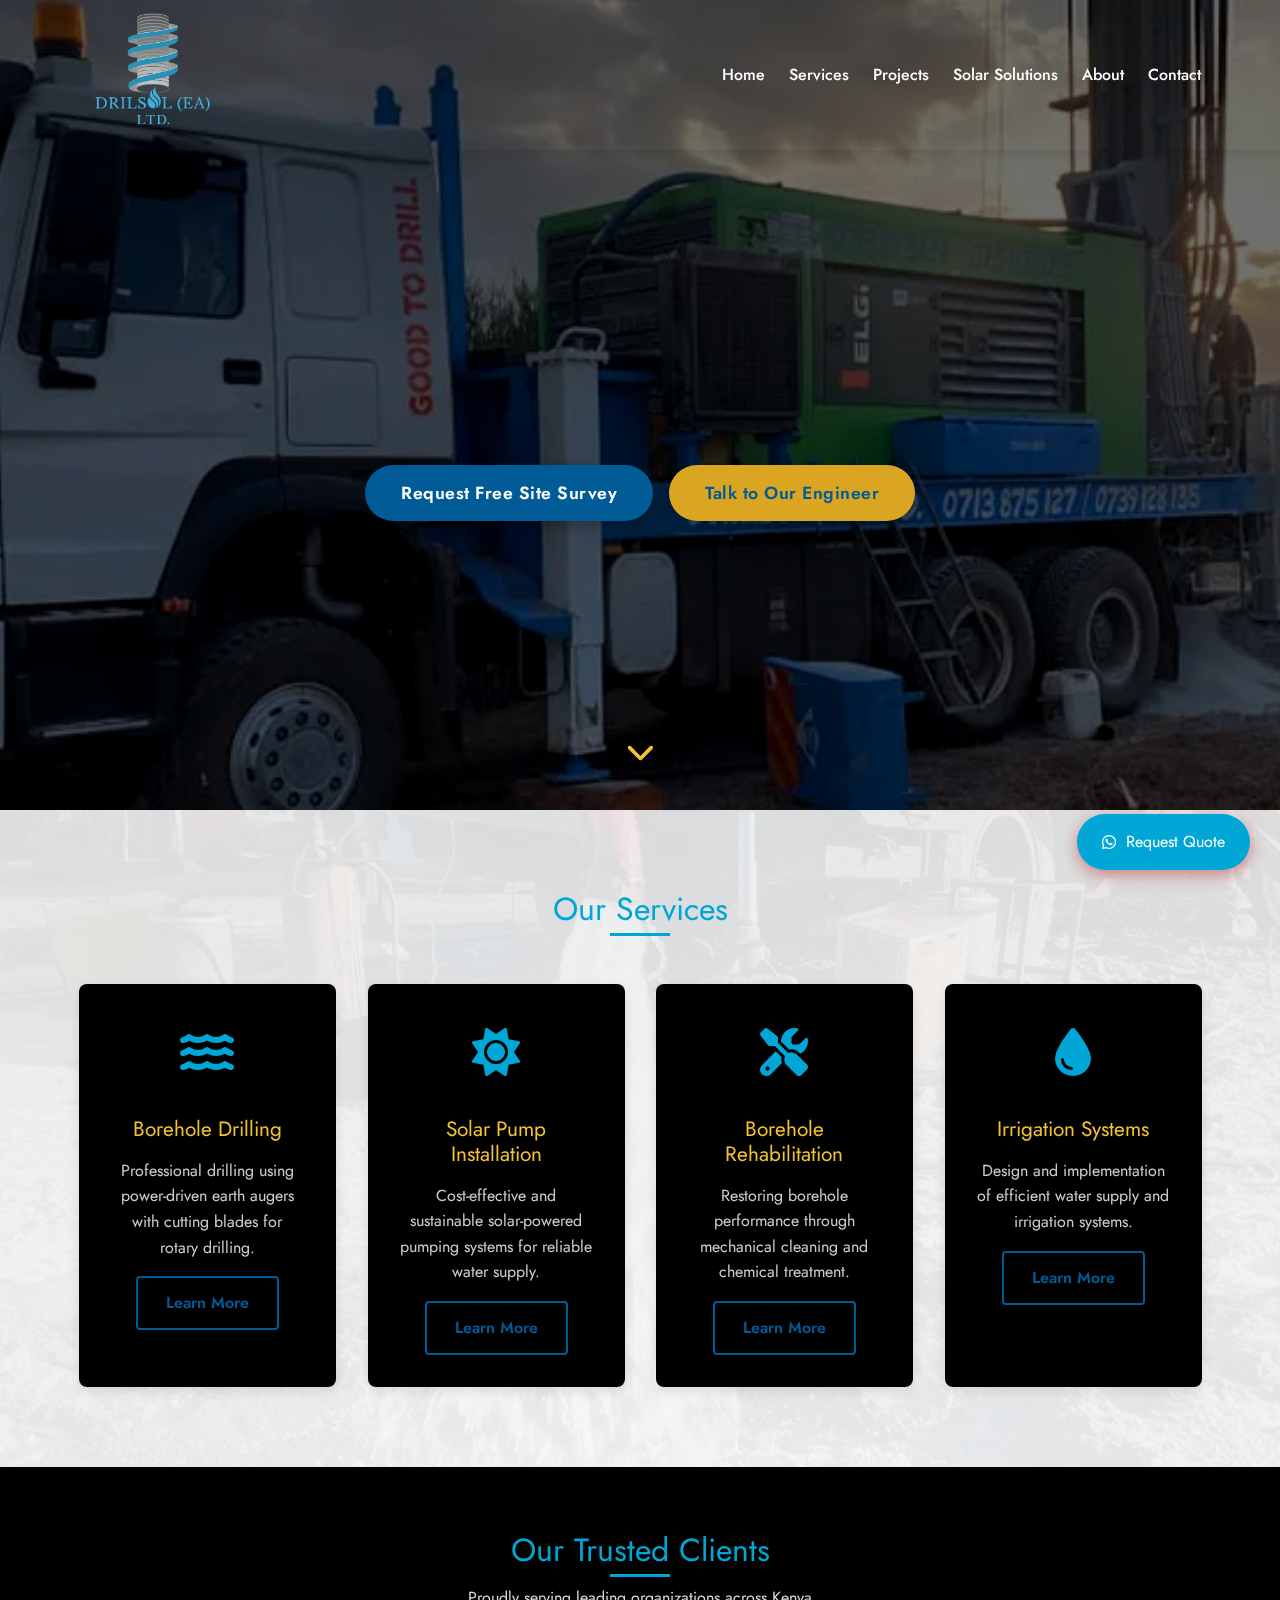
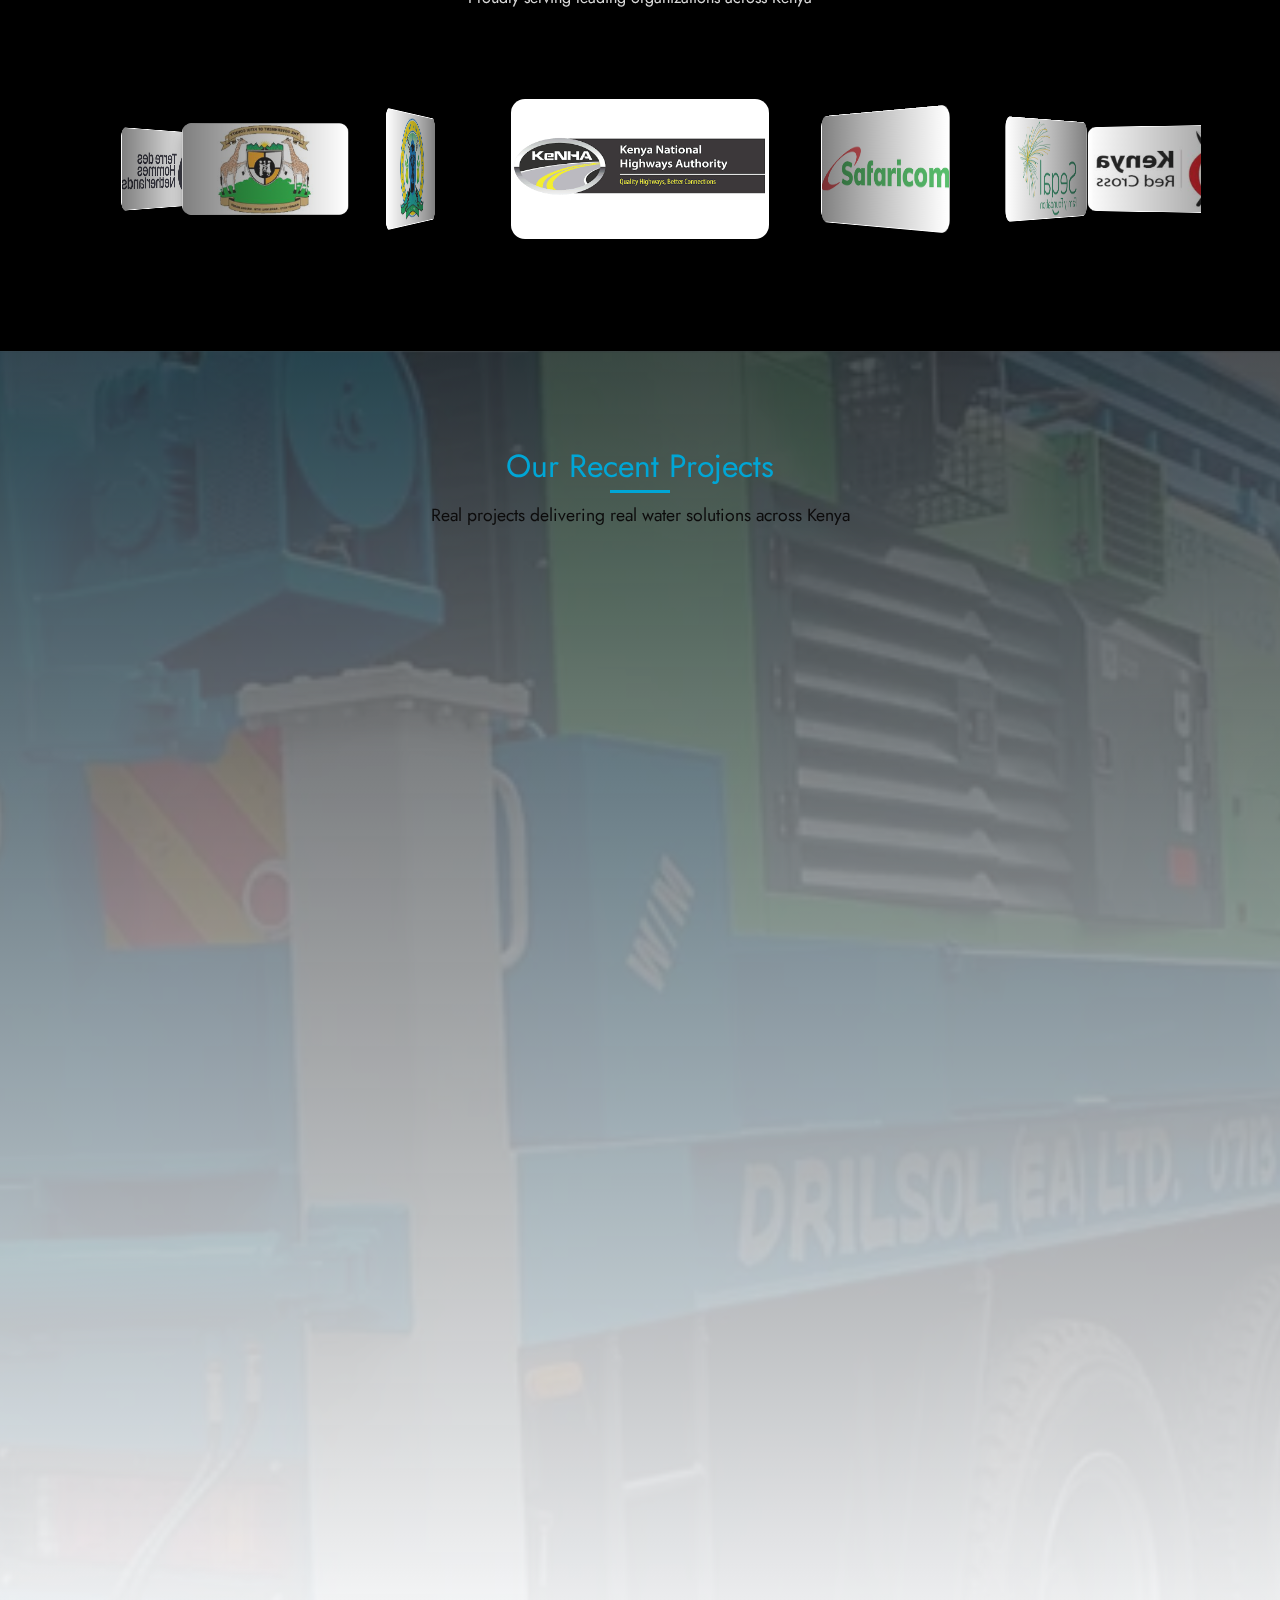
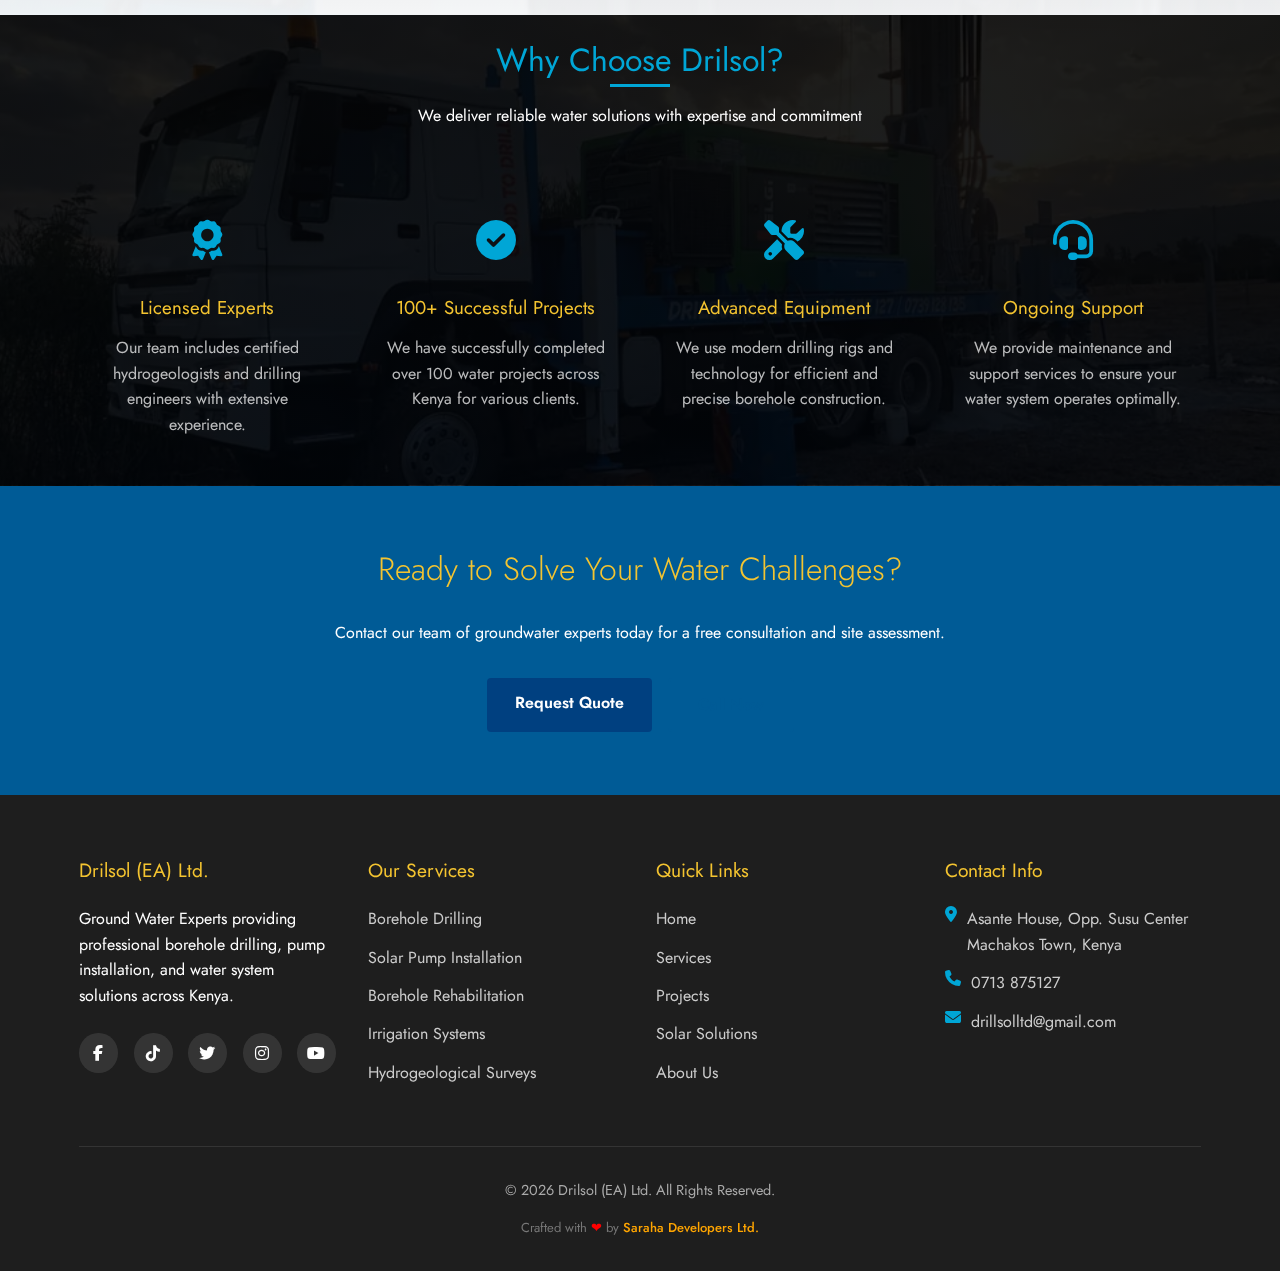
<file: index.html>
<!DOCTYPE html>
<html lang="en">
  <head>
    <meta charset="UTF-8" />
    <meta name="viewport" content="width=device-width, initial-scale=1.0" />
    <title>Drilsol (EA) Ltd. - Ground Water Experts | Kenya</title>
    <link
      rel="stylesheet"
      href="https://cdnjs.cloudflare.com/ajax/libs/font-awesome/6.4.0/css/all.min.css"
    />
    <!-- Swiper CSS -->
    <link
      rel="stylesheet"
      href="https://unpkg.com/swiper/swiper-bundle.min.css"
    />
    <link
      href="https://fonts.googleapis.com/css2?family=Jost:wght@300;400;500;600;700;800&display=swap"
      rel="stylesheet"
    />

    <link rel="stylesheet" href="index.css" />
  </head>
  <body>
    <!-- Header -->
    <header>
      <div class="container header-container">
        <div class="logo">
          <img
            src="drillsol favicon.webp"
            alt="Drilsol(EA) Ltd. Logo"
            class="logo-img"
          />

          <!-- Logo Provision -->
        </div>

        <button class="mobile-menu-btn" id="mobileMenuBtn">
          <i class="fas fa-bars"></i>
        </button>

        <nav id="mainNav">
          <ul>
            <li><a href="#home">Home</a></li>
            <li><a href="services.html">Services</a></li>
            <li><a href="projects.html">Projects</a></li>
            <li><a href="solar.html">Solar Solutions</a></li>
            <li><a href="about.html">About</a></li>
            <li><a href="contact.html">Contact</a></li>
          </ul>
        </nav>

        <!--   <div class="nav-cta">
          <a href="#contact" class="btn btn-primary">Get Quote</a>
        </div>-->
      </div>
    </header>

    <!-- Hero Section -->
    <!--<section class="hero" id="home">
      <div class="container">
        <div class="hero-content">
          <h1>
            Professional Ground Water Solutions for
            <span class="highlight">Kenya & Beyond</span>
          </h1>
          <p>
            Borehole Drilling, Pump Installation, Irrigation & Solar Water
            Systems. Serving residential, commercial and agricultural clients
            across East Africa.
          </p>
          <div class="hero-btns">
            <a href="#contact" class="btn btn-primary"
              >Request Free Site Survey</a
            >
            <a
              href="https://wa.me/254713875127"
              class="btn btn-secondary"
              target="_blank"
              >Talk to Our Engineer</a
            >
          </div>
        </div>
      </div>
    </section>-->
    <!-- Hero Section -->
    <section class="hero" id="home">
      <div class="slideshow">
        <div
          class="slide active"
          style="
            background-image: url('drilsol\ lorry1.webp');
          "
        ></div>
        <!--  <div
          class="slide"
          style="
            background-image: url('WhatsApp\ Image\ 2025-11-27\ at\ 20.07.48_8f42e806.jpg');
          "
        ></div>-->
        <div
          class="slide"
          style="
            background-image: url('Drisol\ lorry2.webp');
          "
        ></div>
        <div
          class="slide"
          style="
            background-image: url('Drisol-solar.webp');
          "
        ></div>
        <div
          class="slide"
          style="
            background-image: url('WhatsApp\ Image\ 2025-11-27\ at\ 20.12.18_d3f0f74b.webp');
          "
        ></div>
        <!--   <div
          class="slide"
          style="
            background-image: url('WhatsApp\ Image\ 2025-11-27\ at\ 20.09.51_2f04f44f.jpg');
          "
        ></div>-->
      </div>

      <div class="hero-content">
        <h1>Drilsol (EA) Ltd.</h1>
        <h1>
          <span class="typewriter-text" id="typewriter"></span>
        </h1>
        <!--  <p>Elegance ⭐ Serenity ⭐ GreenHub.</p>-->
      </div>

      <div class="scroll-down">
        <i class="fas fa-chevron-down"></i>
      </div>
      <div class="hero-btns">
        <a href="contact.html" class="btn btn-primary"
          >Request Free Site Survey</a
        >
        <a
          href="https://wa.me/254713875127"
          class="btn btn-secondary1"
          target="_blank"
          >Talk to Our Engineer</a
        >
      </div>
    </section>

    <!-- Services Overview -->
    <section class="section-padding services-overview" id="services">
      <div class="container">
        <div class="text-center">
          <h2>Our Services</h2>
          <!--  <p>
            Comprehensive water solutions from survey to installation and
            maintenance
          </p> -->
        </div>

        <div class="services-grid">
          <div class="service-card">
            <div class="service-icon">
              <i class="fas fa-water"></i>
            </div>
            <h3>Borehole Drilling</h3>
            <p>
              Professional drilling using power-driven earth augers with cutting
              blades for rotary drilling.
            </p>
            <a href="projects.html" class="btn btn-outline">Learn More</a>
          </div>

          <div class="service-card">
            <div class="service-icon">
              <i class="fas fa-sun"></i>
            </div>
            <h3>Solar Pump Installation</h3>
            <p>
              Cost-effective and sustainable solar-powered pumping systems for
              reliable water supply.
            </p>
            <a href="services.html" class="btn btn-outline">Learn More</a>
          </div>

          <div class="service-card">
            <div class="service-icon">
              <i class="fas fa-tools"></i>
            </div>
            <h3>Borehole Rehabilitation</h3>
            <p>
              Restoring borehole performance through mechanical cleaning and
              chemical treatment.
            </p>
            <a href="services.html" class="btn btn-outline">Learn More</a>
          </div>

          <div class="service-card">
            <div class="service-icon">
              <i class="fas fa-tint"></i>
            </div>
            <h3>Irrigation Systems</h3>
            <p>
              Design and implementation of efficient water supply and irrigation
              systems.
            </p>
            <a href="services.html" class="btn btn-outline">Learn More</a>
          </div>
        </div>
      </div>
    </section>

    <!-- Clients Section -->
    <section class="clients-section section-padding">
      <div class="container">
        <div class="text-center">
          <h2>Our Trusted Clients</h2>
          <p>Proudly serving leading organizations across Kenya</p>
        </div>

        <!-- Swiper Container -->
        <div class="swiper clients-swiper">
          <div class="swiper-wrapper">
            <!-- Drilsol(EA) Ltd. Clients Logo Items -->
            <div class="swiper-slide client-card">
              <img src="KENHA.png" alt="Drilsol(EA) Ltd. Clients Logo1" />
            </div>
            <div class="swiper-slide client-card">
              <img src="safaricom.png" alt="Drilsol(EA) Ltd. Clients Logo2" />
            </div>
            <div class="swiper-slide client-card">
              <img src="segal family.png" alt="Drilsol(EA) Ltd. Clients Logo3" />
            </div>
            <div class="swiper-slide client-card">
              <img src="redcrosskenya.jpg" alt="Drilsol(EA) Ltd. Clients Logo4" />
            </div>
            <div class="swiper-slide client-card">
              <img src="kmtc logo.png" alt="Drilsol(EA) Ltd. Clients Logo5" />
            </div>
            <div class="swiper-slide client-card">
              <img src="jitegemee.png" alt="Drilsol(EA) Ltd. Clients Logo6" />
            </div>
            <div class="swiper-slide client-card">
              <img src="goshen.png" alt="Drilsol(EA) Ltd. Clients Logo7" />
            </div>
            <div class="swiper-slide client-card">
              <img src="elma.png" alt="Drilsol(EA) Ltd. Clients Logo8" />
            </div>
            <div class="swiper-slide client-card">
              <img src="meda.png" alt="Drilsol(EA) Ltd. Clients Logo9" />
            </div>
            <div class="swiper-slide client-card">
              <img src="Court of Arms.png" alt="Drilsol(EA) Ltd. Clients Logo10" />
            </div>
            <div class="swiper-slide client-card">
              <img src="Terre des hommes.png" alt="Drilsol(EA) Ltd. Clients Logo11" />
            </div>
            <div class="swiper-slide client-card">
              <img src="kituicounty.jpg" alt="Drilsol(EA) Ltd. Clients Logo12" />
            </div>
            <div class="swiper-slide client-card">
              <img src="makueni.jpg" alt="Drilsol(EA) Ltd. Clients Logo13" />
            </div>
          </div>
        </div>
      </div>
    </section>

    <!-- Projects Section -->
    <section class="section-padding" id="projects">
      <div class="container">
        <div class="text-center">
          <h2>Our Recent Projects</h2>
          <p>Real projects delivering real water solutions across Kenya</p>
        </div>

        <div class="projects-grid">
          <div class="project-card">
            <div class="project-img" style="background-color: #8bc34a">
              <img
                src="WhatsApp Image 2025-11-27 at 20.12.18_d3f0f74b.webp"
                alt="DrilSol(EA) Ltd. project"
              />
            </div>
            <div class="project-content">
              <div class="project-meta">
                <span><i class="fas fa-map-marker-alt"></i> Machakos</span>
                <span class="project-tag">Agricultural</span>
              </div>
              <h3>Farm Irrigation System</h3>
              <p>
                Complete borehole drilling and solar pump installation for a
                50-acre farm.
              </p>
              <a href="projects.html" class="btn btn-outline">View Project</a>
            </div>
          </div>

          <div class="project-card">
            <div class="project-img" style="background-color: #2196f3">
              <img
                src="WhatsApp Image 2025-11-27 at 19.56.28_c7bd46e3.webp"
                alt=" DrilSol(EA) Ltd. rehabilitation"
              />
            </div>
            <div class="project-content">
              <div class="project-meta">
                <span><i class="fas fa-map-marker-alt"></i> Kajiado</span>
                <span class="project-tag">Commercial</span>
              </div>
              <h3>School Water Supply</h3>
              <p>
                Borehole rehabilitation and tank installation for a boarding
                school.
              </p>
              <a href="projects.html" class="btn btn-outline">View Project</a>
            </div>
          </div>

          <div class="project-card">
            <div class="project-img" style="background-color: #ff9800">
              <img
                src="WhatsApp Image 2025-11-27 at 20.11.10_dea3fc79.webp"
                alt=" DrilSol(EA) Ltd. water supply"
              />
            </div>
            <div class="project-content">
              <div class="project-meta">
                <span><i class="fas fa-map-marker-alt"></i> Makueni</span>
                <span class="project-tag">Residential</span>
              </div>
              <h3>Estate Water System</h3>
              <p>
                Complete water supply system for a 20-unit residential estate.
              </p>
              <a href="projects.html" class="btn btn-outline">View Project</a>
            </div>
          </div>
          <div class="project-card">
            <div class="project-img" style="background-color: #ff9800">
              <img
                src="Drisol-solar.webp"
                alt=" DrilSol(EA) Ltd. water supply"
              />
            </div>
            <div class="project-content">
              <div class="project-meta">
                <span><i class="fas fa-map-marker-alt"></i> Kitui</span>
                <span class="project-tag">commercial</span>
              </div>
              <h3>Solar Pump System</h3>
              <p>Complete water supply system for a 20-acre farm.</p>
              <a href="projects.html" class="btn btn-outline">View Project</a>
            </div>
          </div>
        </div>
      </div>
    </section>

    <!-- Solar Highlight
    <section class="section-padding solar-highlight" id="solar">
      <div class="container">
        <div class="solar-content">
          <div class="solar-text">
            <h2>Solar Pump Systems</h2>
            <p>
              Save up to 60% on water pumping costs with our efficient
              solar-powered systems. No electricity connection needed, no fuel
              costs, reliable 24/7 water supply.
            </p>

            <div class="solar-stats">
              <div class="stat-item">
                <span class="stat-value">60%</span>
                <span class="stat-label">Cost Savings</span>
              </div>
              <div class="stat-item">
                <span class="stat-value">24/7</span>
                <span class="stat-label">Water Supply</span>
              </div>
              <div class="stat-item">
                <span class="stat-value">0</span>
                <span class="stat-label">Fuel Costs</span>
              </div>
              <div class="stat-item">
                <span class="stat-value">10+</span>
                <span class="stat-label">Years Lifespan</span>
              </div>
            </div>

            <a href="contact.html" class="btn btn-secondary">Request Quote</a>
          </div>

          <div class="solar-image">
            <div>
              <img
                src="https://drilsol.com/wp-content/uploads/2022/07/Drisol-Slide-Five.png"
                alt="solar pump Installation"
              />
            </div>
          </div>
        </div>
      </div>
    </section> -->

    <!-- Why Choose Us -->
    <section class="section-padding1" id="about">
      <div class="container">
        <div class="text-center">
          <br />
          <h2>Why Choose Drilsol?</h2>
          <p>
            We deliver reliable water solutions with expertise and commitment
          </p>
        </div>

        <div class="features-grid">
          <div class="feature-item">
            <div class="feature-icon">
              <i class="fas fa-award"></i>
            </div>
            <h3>Licensed Experts</h3>
            <p>
              Our team includes certified hydrogeologists and drilling engineers
              with extensive experience.
            </p>
          </div>

          <div class="feature-item">
            <div class="feature-icon">
              <i class="fas fa-check-circle"></i>
            </div>
            <h3>100+ Successful Projects</h3>
            <p>
              We have successfully completed over 100 water projects across
              Kenya for various clients.
            </p>
          </div>

          <div class="feature-item">
            <div class="feature-icon">
              <i class="fas fa-tools"></i>
            </div>
            <h3>Advanced Equipment</h3>
            <p>
              We use modern drilling rigs and technology for efficient and
              precise borehole construction.
            </p>
          </div>

          <div class="feature-item">
            <div class="feature-icon">
              <i class="fas fa-headset"></i>
            </div>
            <h3>Ongoing Support</h3>
            <p>
              We provide maintenance and support services to ensure your water
              system operates optimally.
            </p>
          </div>
        </div>
      </div>
    </section>

    <!-- CTA Section -->
    <section class="cta-section">
      <div class="container">
        <h2>Ready to Solve Your Water Challenges?</h2>
        <p>
          Contact our team of groundwater experts today for a free consultation
          and site assessment.
        </p>
        <div class="cta-btns">
          <a href="contact.html" class="btn btn-secondary">Request Quote</a>
          <a href="tel:+254713875127" class="btn btn-outline">Call Now</a>
        </div>
      </div>
    </section>

    <!-- Footer -->
    <footer>
      <div class="container">
        <div class="footer-content">
          <div class="footer-column">
            <h3>Drilsol (EA) Ltd.</h3>
            <p>
              Ground Water Experts providing professional borehole drilling,
              pump installation, and water system solutions across Kenya.
            </p>
            <div class="social-links">
              <a href="https://www.facebook.com/drilsol/"
                ><i class="fab fa-facebook-f"></i
              ></a>
              <a href="https://vm.tiktok.com/ZMHTUSDLQ7pFL-57uSn/"
                ><i class="fab fa-tiktok"></i
              ></a>
              <a href="https://x.com/drilsol?t=EiIhygy1WXQcSJvb1-KSew&s=09"
                ><i class="fab fa-twitter"></i
              ></a>
              <a
                href="https://www.instagram.com/drilsol?igsh=MTMxNmhudDdmbWhkcg=="
                ><i class="fab fa-instagram"></i
              ></a>
              <a href="https://youtube.com/@drilsolealtd?si=zS5odvAVRlcjGPFV"
                ><i class="fab fa-youtube"></i
              ></a>
            </div>
          </div>

          <div class="footer-column">
            <h3>Our Services</h3>
            <ul>
              <li><a href="projects.html">Borehole Drilling</a></li>
              <li><a href="solar.html">Solar Pump Installation</a></li>
              <li><a href="services.html">Borehole Rehabilitation</a></li>
              <li><a href="services.html">Irrigation Systems</a></li>
              <li><a href="services.html">Hydrogeological Surveys</a></li>
            </ul>
          </div>

          <div class="footer-column">
            <h3>Quick Links</h3>
            <ul>
              <li><a href="index.html">Home</a></li>
              <li><a href="services.html">Services</a></li>
              <li><a href="projects.html">Projects</a></li>
              <li><a href="solar.html">Solar Solutions</a></li>
              <li><a href="about.html">About Us</a></li>
            </ul>
          </div>

          <div class="footer-column">
            <h3>Contact Info</h3>
            <ul class="contact-info">
              <li>
                <i class="fas fa-map-marker-alt"></i
                ><a href="https://maps.app.goo.gl/u28HATzZrZ1PGW6q7">
                  <span
                    >Asante House, Opp. Susu Center<br />Machakos Town,
                    Kenya</span
                  ></a
                >
              </li>
              <li>
                <i class="fas fa-phone"></i
                ><a href="tel:+254713875127"> <span>0713 875127</span></a>
              </li>
              <li>
                <i class="fas fa-envelope"></i
                ><a href="mailto:drillsolltd@gmail.com">
                  <span>drillsolltd@gmail.com</span></a
                >
              </li>
            </ul>
          </div>
        </div>

        <div class="footer-bottom">
          <p>&copy; 2026 Drilsol (EA) Ltd. All Rights Reserved.</p>
          <p
            style="text-align: center; font-size: 13px; color: #777; margin: 0"
          >
            Crafted with <span style="color: red">❤</span> by
            <a
              href="https://sarahadevelopers.co.ke"
              target="_blank"
              rel="noopener"
              style="color: orange; text-decoration: none; font-weight: 500"
            >
              Saraha Developers Ltd.
            </a>
          </p>
        </div>
      </div>
    </footer>

    <!-- WhatsApp Widget 
    <div class="whatsapp-widget">
      <a href="https://wa.me/254713875127" class="whatsapp-btn" target="_blank">
        <i class="fab fa-whatsapp"></i>
      </a>
    </div>-->
    <!-- Sticky Quote Button -->
    <a href="https://wa.me/254713875127" class="sticky-quote">
      <i class="fab fa-whatsapp"></i> Request Quote
    </a>

    <!-- Swiper JS -->
    <script src="https://unpkg.com/swiper/swiper-bundle.min.js"></script>
    <script src="index.js"></script>
  </body>
</html>
</file>
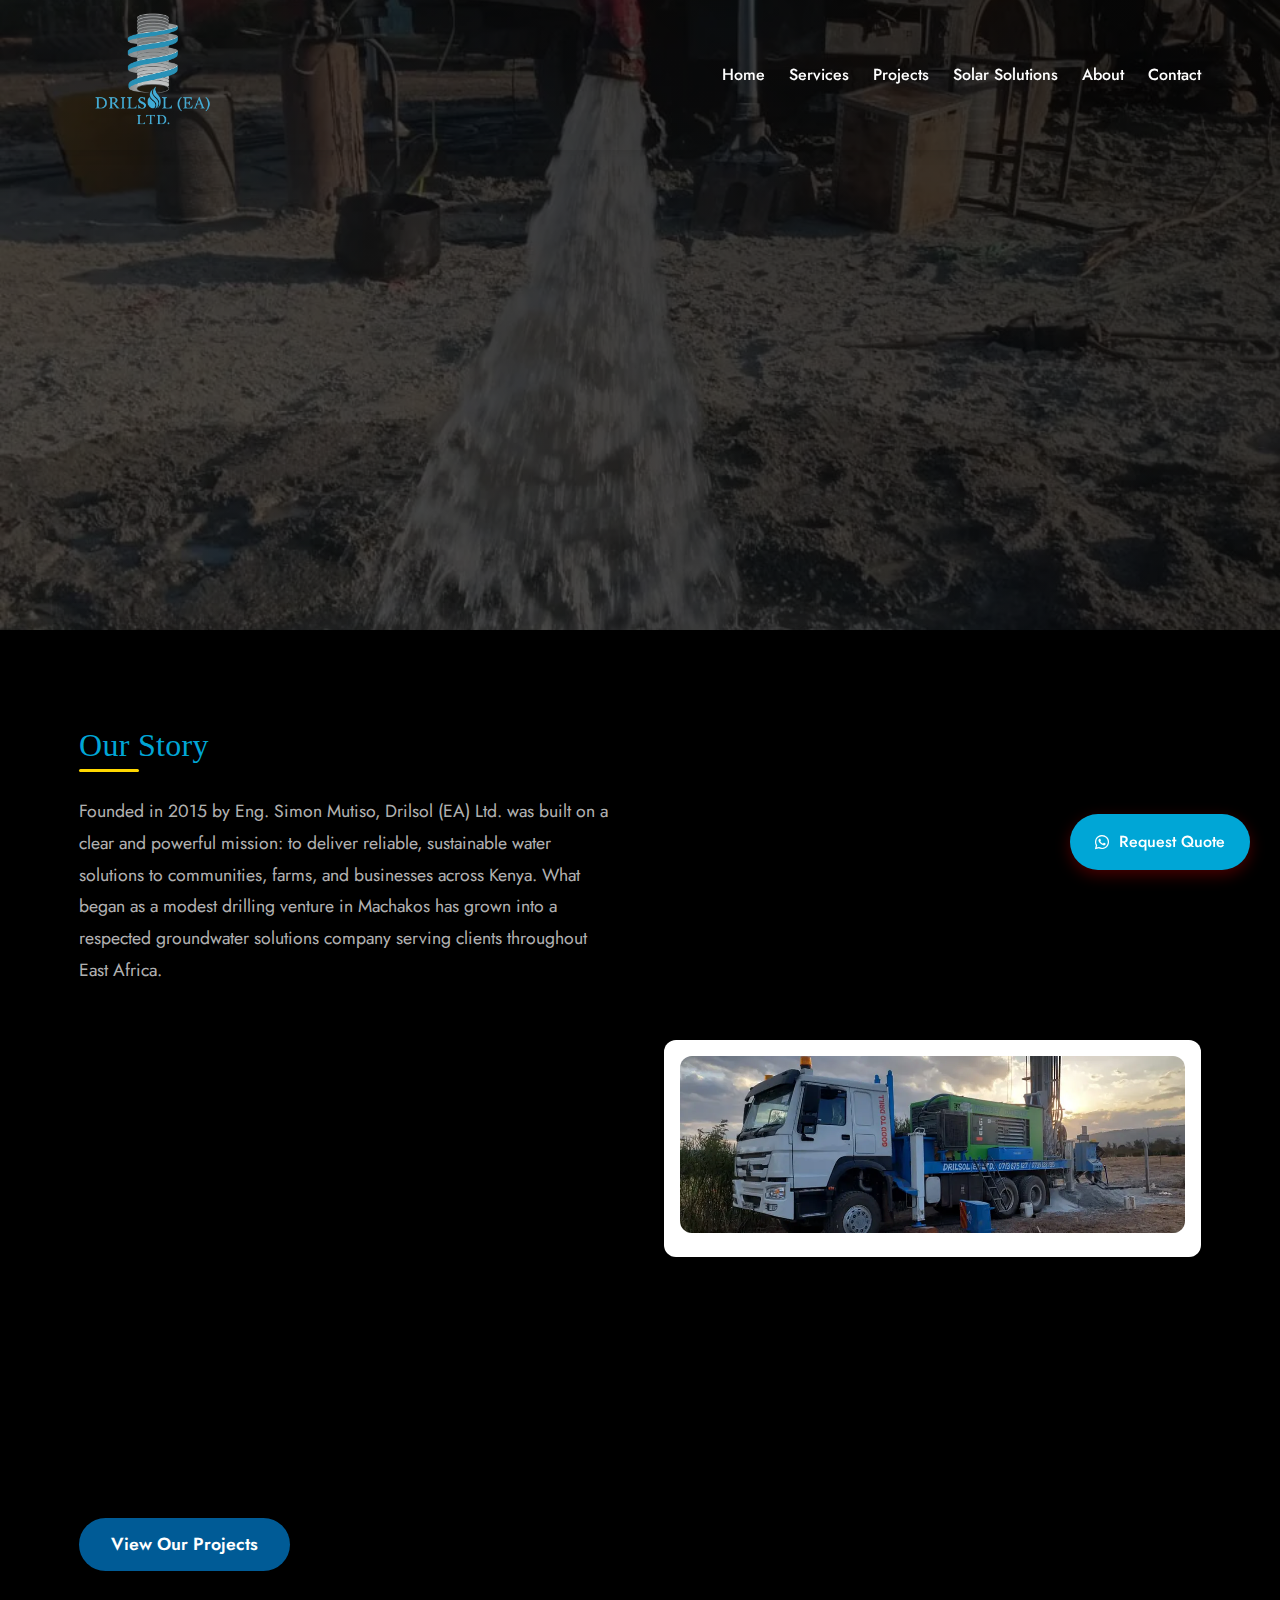
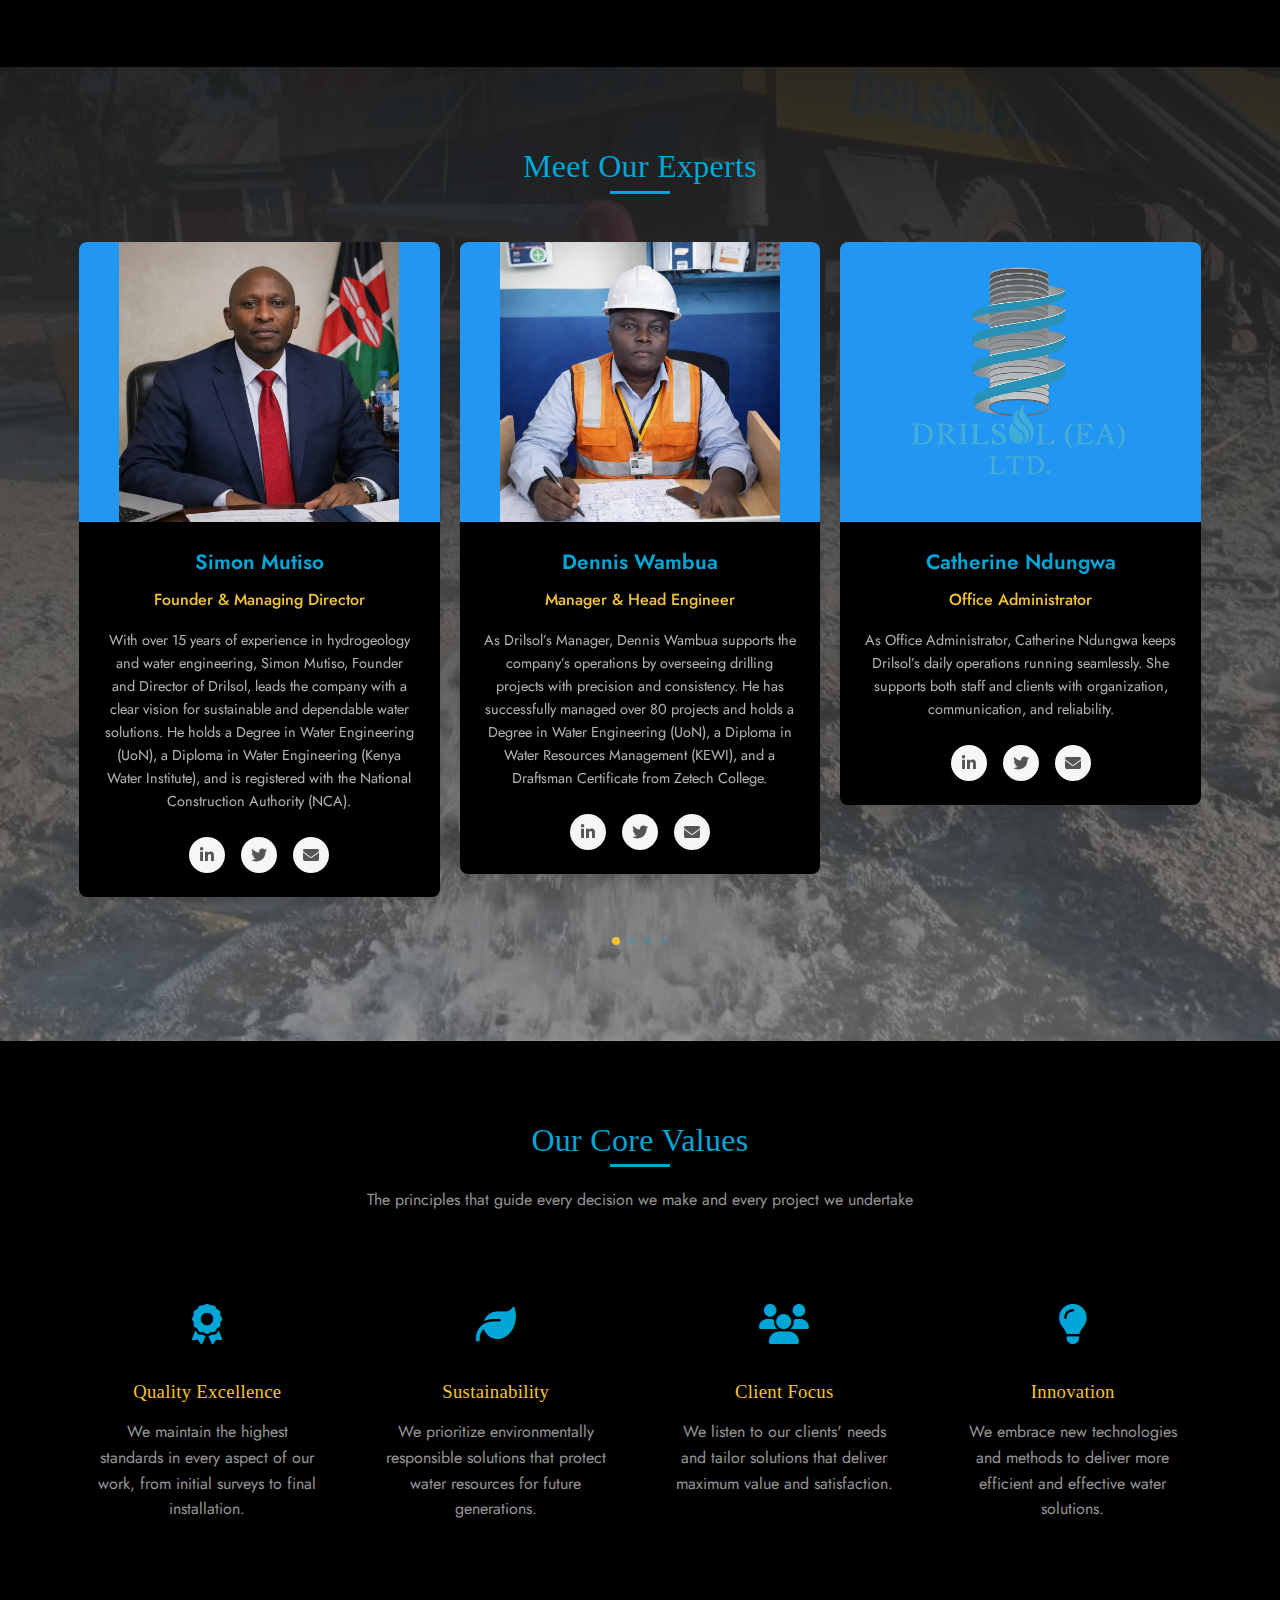
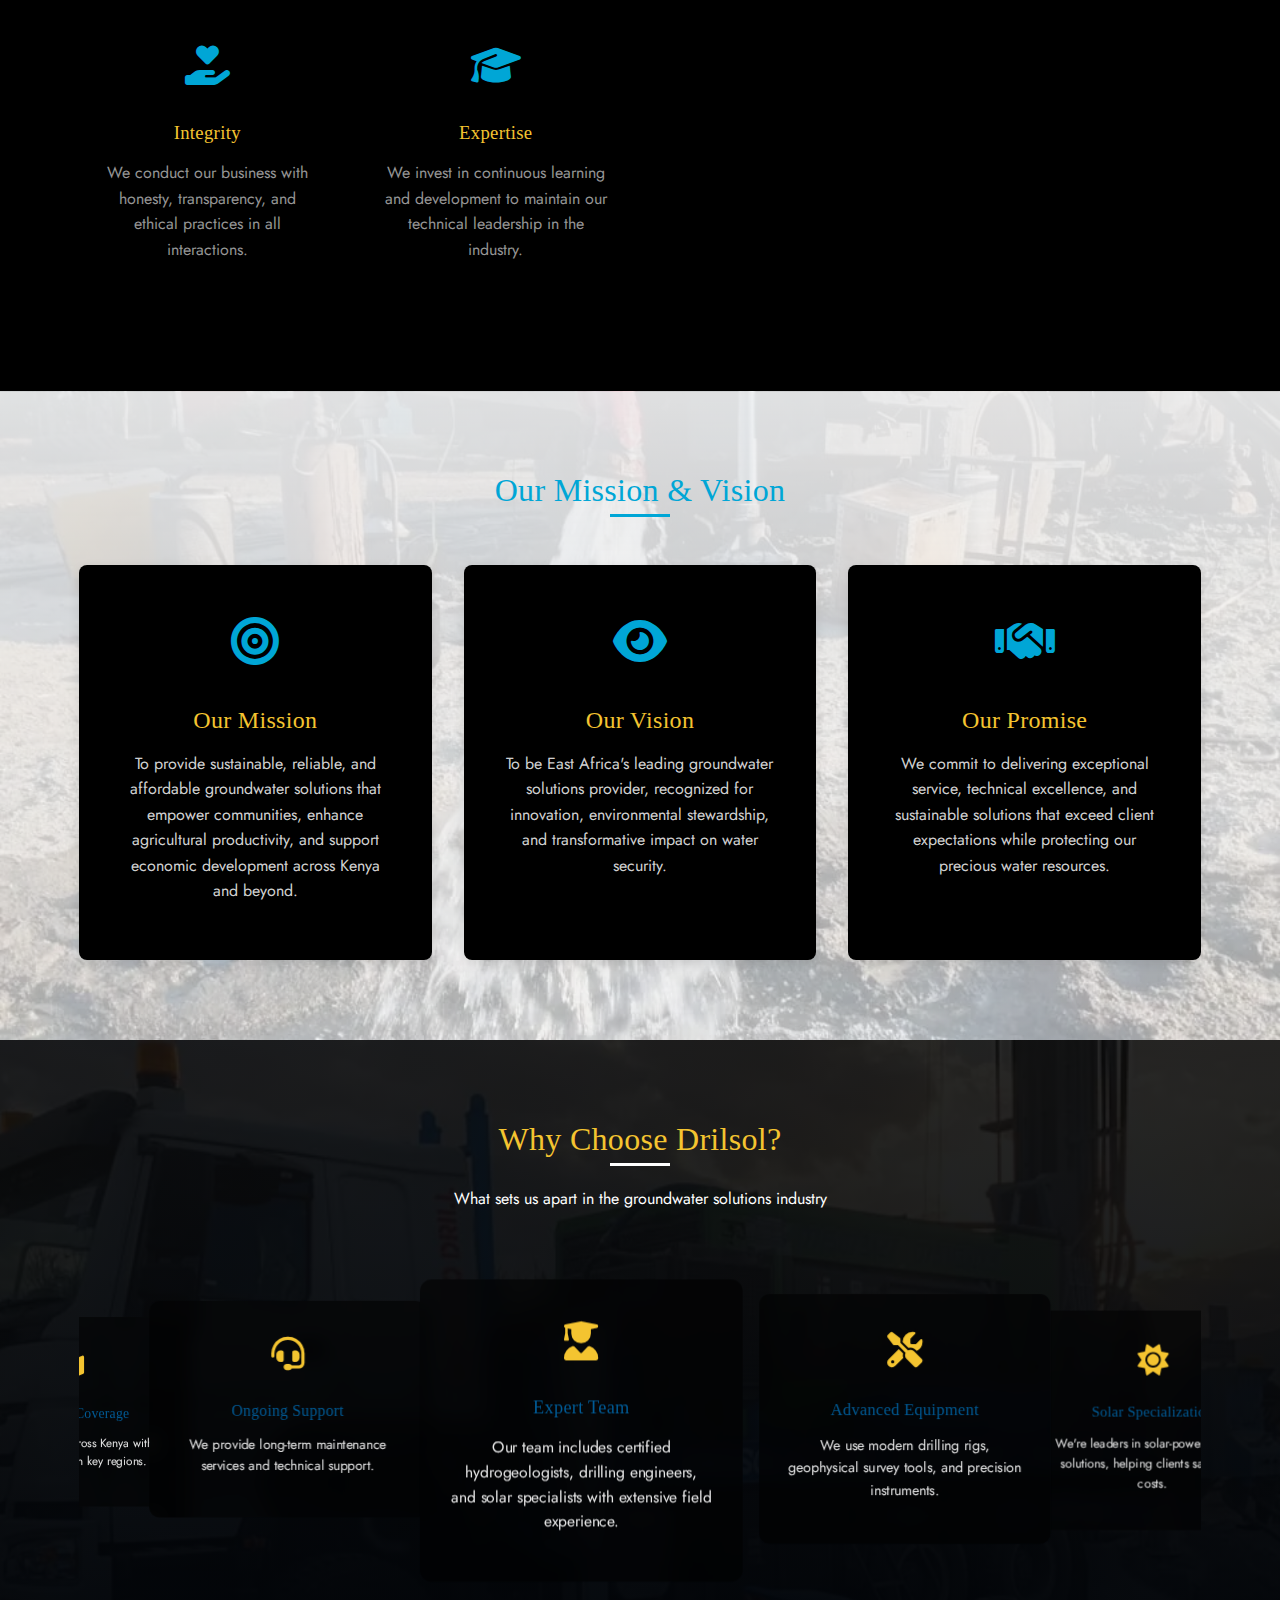
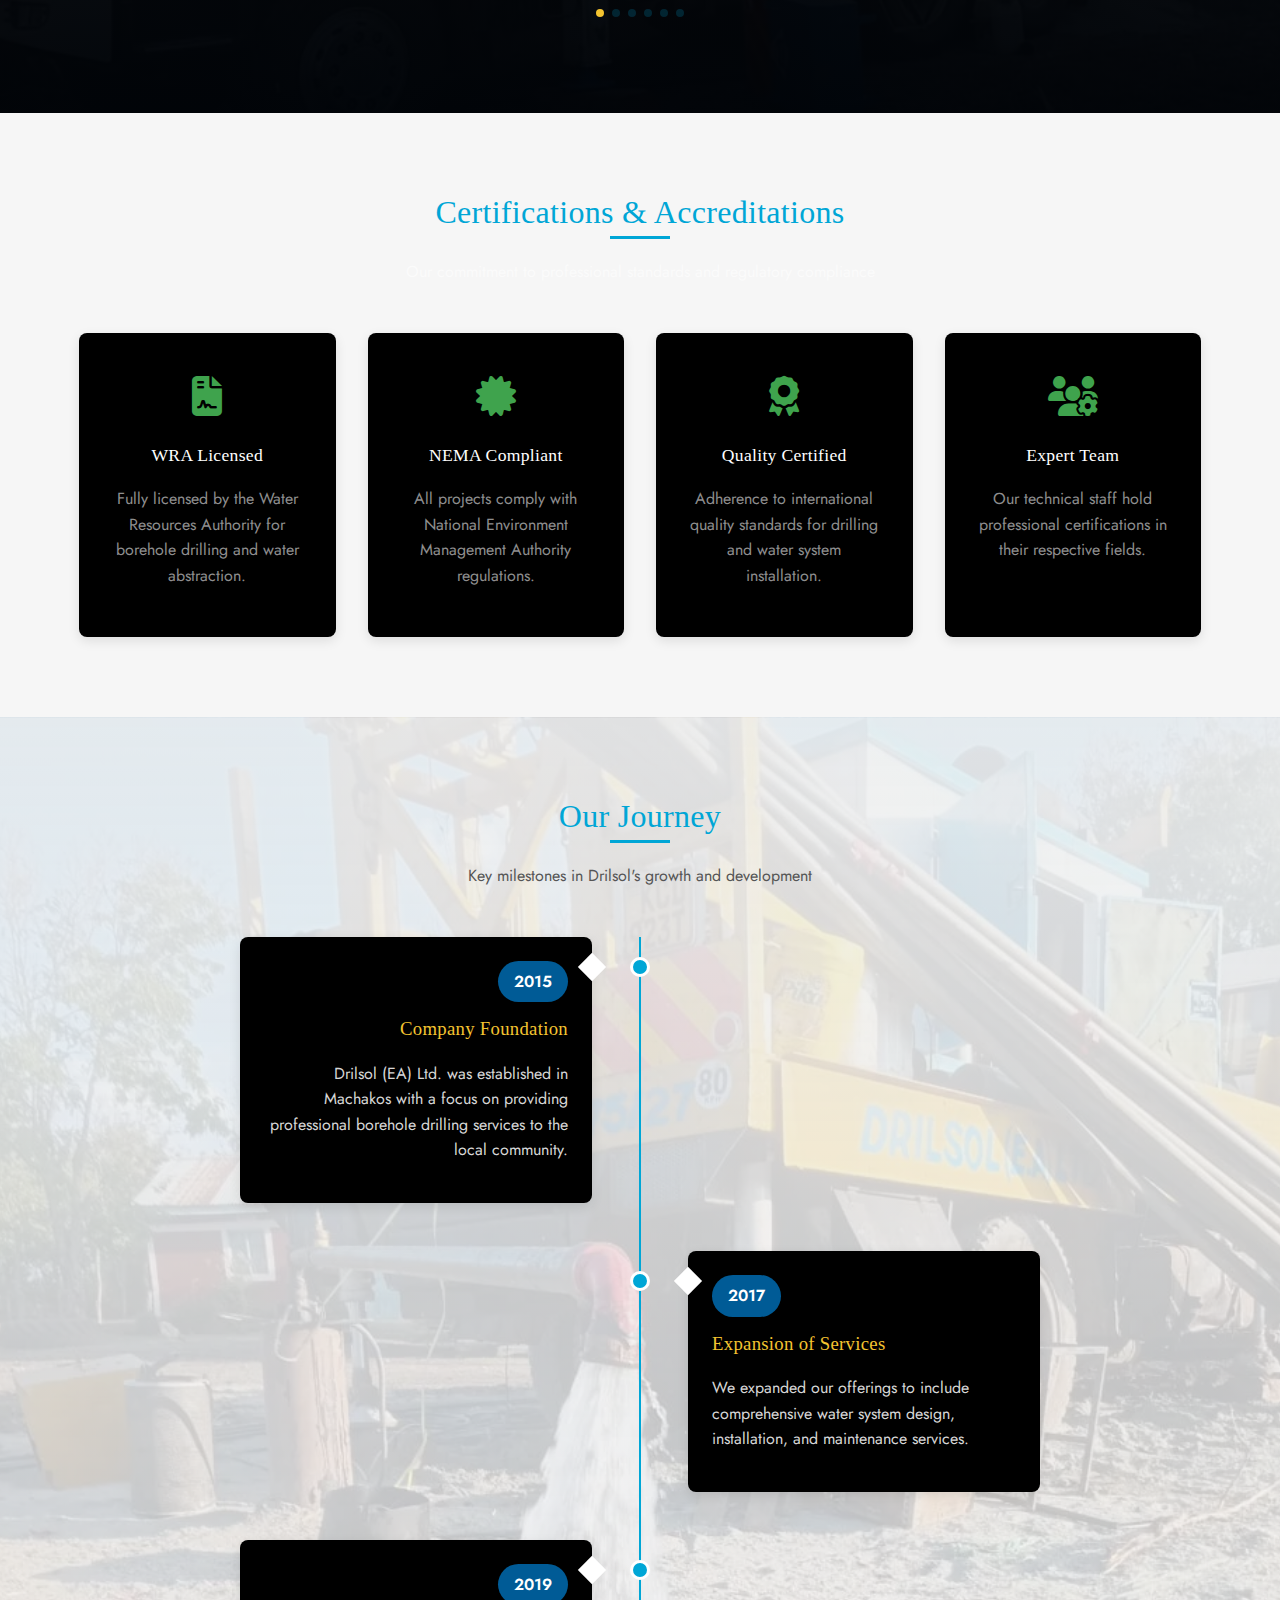
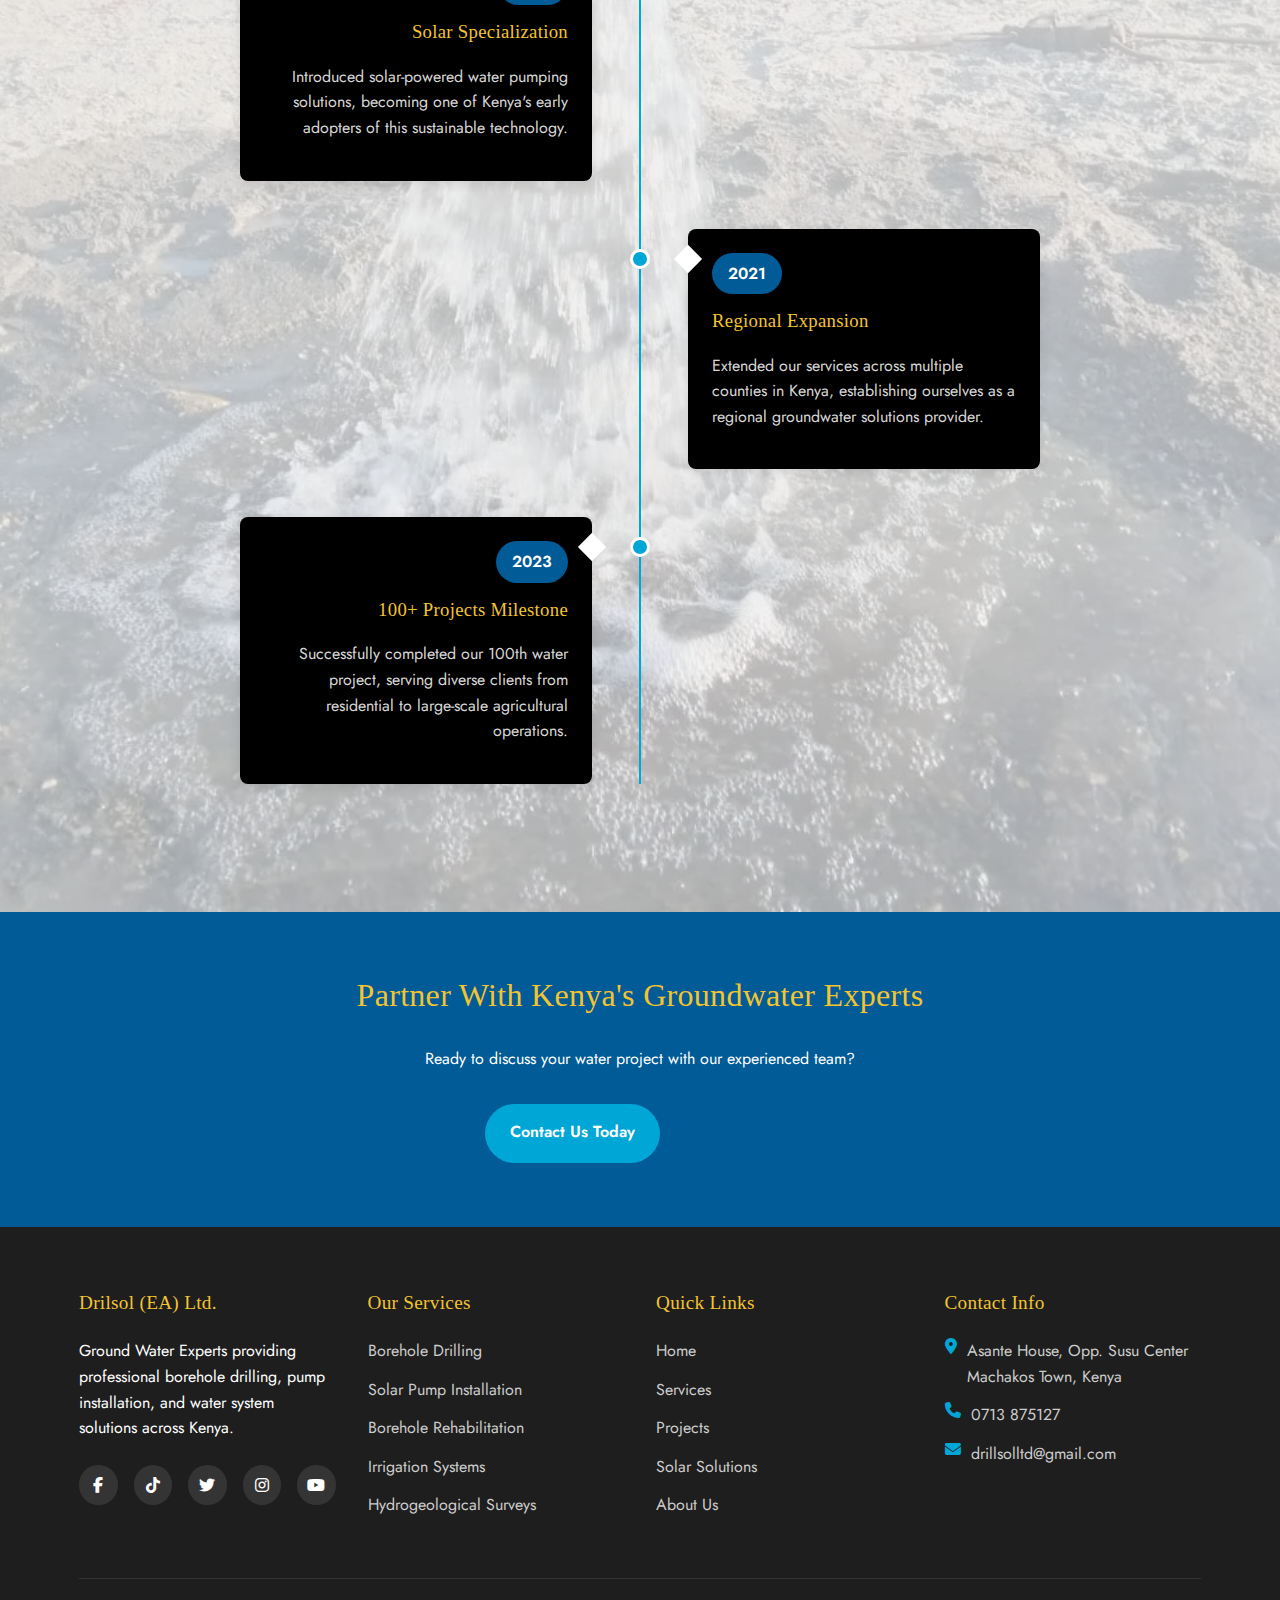
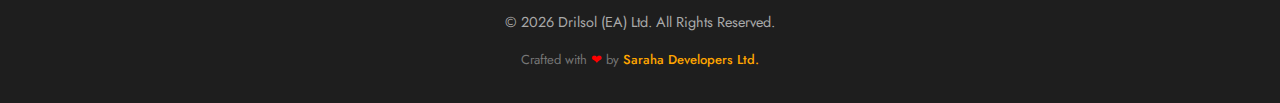
<file: about.html>
<!DOCTYPE html>
<html lang="en">
  <head>
    <meta charset="UTF-8" />
    <meta name="viewport" content="width=device-width, initial-scale=1.0" />
    <title>About Us - Drilsol (EA) Ltd. | Ground Water Experts</title>
    <link
      rel="stylesheet"
      href="https://cdnjs.cloudflare.com/ajax/libs/font-awesome/6.4.0/css/all.min.css"
    />
    <link
      href="https://fonts.googleapis.com/css2?family=Jost:wght@300;400;500;600;700;800&display=swap"
      rel="stylesheet"
    />
    <!-- Swiper CSS -->
    <link
      rel="stylesheet"
      href="https://cdn.jsdelivr.net/npm/swiper@11/swiper-bundle.min.css"
    />

    <link rel="stylesheet" href="about.css" />
  </head>
  <body>
    <!-- Header -->
    <header>
      <div class="container header-container">
        <div class="logo">
          <img
            src="drillsol favicon.webp"
            alt="Drilsol(EA) Ltd. Logo"
            class="logo-img"
          />
          <!-- Logo Provision -->
        </div>

        <button class="mobile-menu-btn" id="mobileMenuBtn">
          <i class="fas fa-bars"></i>
        </button>

        <nav id="mainNav">
          <ul>
            <li><a href="index.html">Home</a></li>
            <li><a href="services.html">Services</a></li>
            <li><a href="projects.html">Projects</a></li>
            <li><a href="solar.html">Solar Solutions</a></li>
            <li><a href="about.html">About</a></li>
            <li><a href="contact.html">Contact</a></li>
          </ul>
        </nav>

        <!--  <div class="nav-cta">
          <a href="contact" class="btn btn-primary">Get Quote</a>
        </div>-->
      </div>
    </header>

    <!-- Page Header -->
    <section class="page-header">
      <div class="container">
        <h1 class="animate-text">About Drilsol (EA) Ltd.</h1>
        <p class="animate-text">
          Learn about our journey, mission, and the team behind Kenya's leading
          groundwater solutions provider
        </p>
        <div class="breadcrumb animate-text">
          <a href="index.html">Home</a>
          <span>/</span>
          <a href="about.html">About Us</a>
        </div>
      </div>
    </section>

    <!-- Company Story -->
    <section class="section-padding company-story">
      <div class="container">
        <div class="story-content">
          <div class="story-text">
            <h2>Our Story</h2>
            <p>
              Founded in 2015 by Eng. Simon Mutiso, Drilsol (EA) Ltd. was built
              on a clear and powerful mission: to deliver reliable, sustainable
              water solutions to communities, farms, and businesses across
              Kenya. What began as a modest drilling venture in Machakos has
              grown into a respected groundwater solutions company serving
              clients throughout East Africa.
            </p>

            <p>
              Simon Mutiso’s journey began with a deep understanding of the
              region’s water challenges and an unwavering passion for
              sustainable development. Recognizing the need for dependable,
              professionally executed water solutions, he set out to build a
              company driven by integrity, expertise, and innovation. Guided by
              his vision and technical background in hydrogeology, Simon brought
              together a dedicated team committed to transforming how water
              projects are delivered.
            </p>

            <p>
              Today, Drilsol stands as a testament to that vision. The company
              has successfully executed more than 120 water projects—ranging
              from household boreholes to large-scale agricultural and
              commercial systems—always with a strong focus on quality,
              environmental stewardship, and lasting community impact. Drilsol
              continues to grow under Simon’s leadership, remaining a trusted
              partner for organizations and individuals seeking long-term,
              sustainable water solutions.
            </p>

            <a href="projects.html" class="btn btn-primary"
              >View Our Projects</a
            >
          </div>

          <div class="story-image">
            <div>
              <img
                src="drilsol lorry1.webp"
                alt="Drilsol(EA) Ltd. truck"
              />
            </div>
          </div>
        </div>
      </div>
    </section>

    <!-- Team Section -->
    <section class="section-padding team-section">
      <div class="container">
        <div class="text-center">
          <h2>Meet Our Experts</h2>
          <!--  <p>The dedicated professionals behind Drilsol's success</p>-->
        </div>

        <!-- Swiper -->
        <div class="swiper teamSwiper">
          <div class="swiper-wrapper">
            <!-- Member 1 -->
            <div class="swiper-slide">
              <div class="team-member">
                <div class="member-image" style="background-color: #2196f3">
                  <img src="simon2.jpg" alt="Drilsol(EA) Ltd. Founder and Managing Director  Eng.Simon Mutiso" />
                </div>
                <div class="member-info">
                  <div class="member-name">Simon Mutiso</div>
                  <span class="member-role">Founder & Managing Director</span>
                  <p class="member-bio">
                    With over 15 years of experience in hydrogeology and water
                    engineering, Simon Mutiso, Founder and Director of Drilsol,
                    leads the company with a clear vision for sustainable and
                    dependable water solutions. He holds a Degree in Water
                    Engineering (UoN), a Diploma in Water Engineering (Kenya
                    Water Institute), and is registered with the National
                    Construction Authority (NCA).
                  </p>
                  <div class="member-social">
                    <a href="#"><i class="fab fa-linkedin-in"></i></a>
                    <a href="#"><i class="fab fa-twitter"></i></a>
                    <a href="#"><i class="fas fa-envelope"></i></a>
                  </div>
                </div>
              </div>
            </div>

            <!-- Member 2 -->

            <div class="swiper-slide">
              <div class="team-member">
                <div class="member-image" style="background-color: #2196f3">
                  <img src="dennis1.jpg" alt="Drilsol(EA) Ltd. Manager Eng. Dennis Wambua" />
                </div>
                <div class="member-info">
                  <div class="member-name">Dennis Wambua</div>
                  <span class="member-role">Manager & Head Engineer</span>
                  <p class="member-bio">
                    As Drilsol’s Manager, Dennis Wambua supports the company’s
                    operations by overseeing drilling projects with precision
                    and consistency. He has successfully managed over 80
                    projects and holds a Degree in Water Engineering (UoN), a
                    Diploma in Water Resources Management (KEWI), and a
                    Draftsman Certificate from Zetech College.
                  </p>
                  <div class="member-social">
                    <a href="#"><i class="fab fa-linkedin-in"></i></a>
                    <a href="#"><i class="fab fa-twitter"></i></a>
                    <a href="#"><i class="fas fa-envelope"></i></a>
                  </div>
                </div>
              </div>
            </div>

            <!-- Member 3 -->
            <div class="swiper-slide">
              <div class="team-member">
                <div class="member-image" style="background-color: #2196f3">
                  <img src="drillsol favicon.webp" alt="Drilsol(EA) Ltd. Administrator Ms. Catherine Ndungwa" />
                </div>
                <div class="member-info">
                  <div class="member-name">Catherine Ndungwa</div>
                  <span class="member-role">Office Administrator</span>
                  <p class="member-bio">
                    As Office Administrator, Catherine Ndungwa keeps Drilsol’s
                    daily operations running seamlessly. She supports both staff
                    and clients with organization, communication, and
                    reliability.
                  </p>
                  <div class="member-social">
                    <a href="#"><i class="fab fa-linkedin-in"></i></a>
                    <a href="#"><i class="fab fa-twitter"></i></a>
                    <a href="#"><i class="fas fa-envelope"></i></a>
                  </div>
                </div>
              </div>
            </div>

            <div class="swiper-slide">
              <div class="team-member">
                <div class="member-image" style="background-color: #2196f3">
                  <img src="drillsol favicon.webp" alt="simon Mutiso" />
                </div>
                <div class="member-info">
                  <div class="member-name">Simon Mutiso</div>
                  <span class="member-role">Founder & Managing Director</span>
                  <p class="member-bio">
                    With over 15 years of experience in hydrogeology and water
                    engineering, Simon Mutiso, Founder and Director of Drilsol,
                    leads the company with a clear vision for sustainable and
                    dependable water solutions. He holds a Degree in Water
                    Engineering (UoN), a Diploma in Water Engineering (Kenya
                    Water Institute), and is registered with the National
                    Construction Authority (NCA).
                  </p>
                  <div class="member-social">
                    <a href="#"><i class="fab fa-linkedin-in"></i></a>
                    <a href="#"><i class="fab fa-twitter"></i></a>
                    <a href="#"><i class="fas fa-envelope"></i></a>
                  </div>
                </div>
              </div>
            </div>

            <!-- Added Random Team Members -->
          </div>

          <!-- Pagination & Navigation -->
          <div class="swiper-pagination"></div>
        </div>
      </div>
    </section>

    <!-- Values Section -->
    <section class="section-padding values-section">
      <div class="container">
        <div class="text-center">
          <h2>Our Core Values</h2>
          <p>
            The principles that guide every decision we make and every project
            we undertake
          </p>
        </div>

        <div class="values-grid">
          <div class="value-item">
            <div class="value-icon">
              <i class="fas fa-award"></i>
            </div>
            <h3>Quality Excellence</h3>
            <p>
              We maintain the highest standards in every aspect of our work,
              from initial surveys to final installation.
            </p>
          </div>

          <div class="value-item">
            <div class="value-icon">
              <i class="fas fa-leaf"></i>
            </div>
            <h3>Sustainability</h3>
            <p>
              We prioritize environmentally responsible solutions that protect
              water resources for future generations.
            </p>
          </div>

          <div class="value-item">
            <div class="value-icon">
              <i class="fas fa-users"></i>
            </div>
            <h3>Client Focus</h3>
            <p>
              We listen to our clients' needs and tailor solutions that deliver
              maximum value and satisfaction.
            </p>
          </div>

          <div class="value-item">
            <div class="value-icon">
              <i class="fas fa-lightbulb"></i>
            </div>
            <h3>Innovation</h3>
            <p>
              We embrace new technologies and methods to deliver more efficient
              and effective water solutions.
            </p>
          </div>

          <div class="value-item">
            <div class="value-icon">
              <i class="fas fa-hand-holding-heart"></i>
            </div>
            <h3>Integrity</h3>
            <p>
              We conduct our business with honesty, transparency, and ethical
              practices in all interactions.
            </p>
          </div>

          <div class="value-item">
            <div class="value-icon">
              <i class="fas fa-graduation-cap"></i>
            </div>
            <h3>Expertise</h3>
            <p>
              We invest in continuous learning and development to maintain our
              technical leadership in the industry.
            </p>
          </div>
        </div>
      </div>
    </section>

    <!-- Mission & Vision -->
    <section class="mission-vision">
      <div class="container">
        <div class="text-center">
          <h2>Our Mission & Vision</h2>
          <!--  <p>Guiding principles that drive our work and define our purpose</p>-->
        </div>

        <div class="mv-grid">
          <div class="mv-card">
            <div class="mv-icon">
              <i class="fas fa-bullseye"></i>
            </div>
            <h3>Our Mission</h3>
            <p>
              To provide sustainable, reliable, and affordable groundwater
              solutions that empower communities, enhance agricultural
              productivity, and support economic development across Kenya and
              beyond.
            </p>
          </div>

          <div class="mv-card">
            <div class="mv-icon">
              <i class="fas fa-eye"></i>
            </div>
            <h3>Our Vision</h3>
            <p>
              To be East Africa's leading groundwater solutions provider,
              recognized for innovation, environmental stewardship, and
              transformative impact on water security.
            </p>
          </div>

          <div class="mv-card">
            <div class="mv-icon">
              <i class="fas fa-handshake"></i>
            </div>
            <h3>Our Promise</h3>
            <p>
              We commit to delivering exceptional service, technical excellence,
              and sustainable solutions that exceed client expectations while
              protecting our precious water resources.
            </p>
          </div>
        </div>
      </div>
    </section>

    <!-- Why Choose Us -->
    <section class="section-padding why-choose-us">
      <div class="container">
        <div class="text-center">
          <h2>Why Choose Drilsol?</h2>
          <p>What sets us apart in the groundwater solutions industry</p>
        </div>

        <!-- Swiper Container -->
        <div class="swiper chooseSwiper">
          <div class="swiper-wrapper">
            <div class="swiper-slide reason-card">
              <div class="reason-icon">
                <i class="fas fa-user-graduate"></i>
              </div>
              <h3>Expert Team</h3>
              <p>
                Our team includes certified hydrogeologists, drilling engineers,
                and solar specialists with extensive field experience.
              </p>
            </div>

            <div class="swiper-slide reason-card">
              <div class="reason-icon"><i class="fas fa-tools"></i></div>
              <h3>Advanced Equipment</h3>
              <p>
                We use modern drilling rigs, geophysical survey tools, and
                precision instruments.
              </p>
            </div>

            <div class="swiper-slide reason-card">
              <div class="reason-icon"><i class="fas fa-sun"></i></div>
              <h3>Solar Specialization</h3>
              <p>
                We're leaders in solar-powered water solutions, helping clients
                save huge costs.
              </p>
            </div>

            <div class="swiper-slide reason-card">
              <div class="reason-icon"><i class="fas fa-shield-alt"></i></div>
              <h3>Quality Assurance</h3>
              <p>
                We follow strict quality control processes and provide full
                warranties.
              </p>
            </div>

            <div class="swiper-slide reason-card">
              <div class="reason-icon">
                <i class="fas fa-map-marked-alt"></i>
              </div>
              <h3>Nationwide Coverage</h3>
              <p>
                We serve clients across Kenya with teams positioned in key
                regions.
              </p>
            </div>

            <div class="swiper-slide reason-card">
              <div class="reason-icon"><i class="fas fa-headset"></i></div>
              <h3>Ongoing Support</h3>
              <p>
                We provide long-term maintenance services and technical support.
              </p>
            </div>
          </div>

          <!-- Navigation -->
          <div class="swiper-pagination"></div>
        </div>
      </div>
    </section>

    <!-- Certifications -->
    <section class="section-padding certifications">
      <div class="container">
        <div class="text-center">
          <h2>Certifications & Accreditations</h2>
          <p>
            Our commitment to professional standards and regulatory compliance
          </p>
        </div>

        <div class="certs-grid">
          <div class="cert-item">
            <div class="cert-icon">
              <i class="fas fa-file-contract"></i>
            </div>
            <h3>WRA Licensed</h3>
            <p>
              Fully licensed by the Water Resources Authority for borehole
              drilling and water abstraction.
            </p>
          </div>

          <div class="cert-item">
            <div class="cert-icon">
              <i class="fas fa-certificate"></i>
            </div>
            <h3>NEMA Compliant</h3>
            <p>
              All projects comply with National Environment Management Authority
              regulations.
            </p>
          </div>

          <div class="cert-item">
            <div class="cert-icon">
              <i class="fas fa-award"></i>
            </div>
            <h3>Quality Certified</h3>
            <p>
              Adherence to international quality standards for drilling and
              water system installation.
            </p>
          </div>

          <div class="cert-item">
            <div class="cert-icon">
              <i class="fas fa-users-cog"></i>
            </div>
            <h3>Expert Team</h3>
            <p>
              Our technical staff hold professional certifications in their
              respective fields.
            </p>
          </div>
        </div>
      </div>
    </section>

    <!-- Timeline -->
    <section class="section-padding timeline-section">
      <div class="container">
        <div class="text-center">
          <h2>Our Journey</h2>
          <p>Key milestones in Drilsol's growth and development</p>
        </div>

        <div class="timeline">
          <div class="timeline-item">
            <div class="timeline-marker"></div>
            <div class="timeline-content">
              <span class="timeline-year">2015</span>
              <h3>Company Foundation</h3>
              <p>
                Drilsol (EA) Ltd. was established in Machakos with a focus on
                providing professional borehole drilling services to the local
                community.
              </p>
            </div>
          </div>

          <div class="timeline-item">
            <div class="timeline-marker"></div>
            <div class="timeline-content">
              <span class="timeline-year">2017</span>
              <h3>Expansion of Services</h3>
              <p>
                We expanded our offerings to include comprehensive water system
                design, installation, and maintenance services.
              </p>
            </div>
          </div>

          <div class="timeline-item">
            <div class="timeline-marker"></div>
            <div class="timeline-content">
              <span class="timeline-year">2019</span>
              <h3>Solar Specialization</h3>
              <p>
                Introduced solar-powered water pumping solutions, becoming one
                of Kenya's early adopters of this sustainable technology.
              </p>
            </div>
          </div>

          <div class="timeline-item">
            <div class="timeline-marker"></div>
            <div class="timeline-content">
              <span class="timeline-year">2021</span>
              <h3>Regional Expansion</h3>
              <p>
                Extended our services across multiple counties in Kenya,
                establishing ourselves as a regional groundwater solutions
                provider.
              </p>
            </div>
          </div>

          <div class="timeline-item">
            <div class="timeline-marker"></div>
            <div class="timeline-content">
              <span class="timeline-year">2023</span>
              <h3>100+ Projects Milestone</h3>
              <p>
                Successfully completed our 100th water project, serving diverse
                clients from residential to large-scale agricultural operations.
              </p>
            </div>
          </div>
        </div>
      </div>
    </section>

    <!-- CTA Section -->
    <section class="cta-section">
      <div class="container">
        <h2>Partner With Kenya's Groundwater Experts</h2>
        <p>Ready to discuss your water project with our experienced team?</p>
        <div class="cta-btns">
          <a href="contact.html" class="btn btn-secondary">Contact Us Today</a>
          <a href="tel:+254713875127" class="btn btn-outline">Call Now</a>
        </div>
      </div>
    </section>

    <!-- Footer -->
    <footer>
      <div class="container">
        <div class="footer-content">
          <div class="footer-column">
            <h3>Drilsol (EA) Ltd.</h3>
            <p>
              Ground Water Experts providing professional borehole drilling,
              pump installation, and water system solutions across Kenya.
            </p>
            <div class="social-links">
              <a href="https://www.facebook.com/drilsol/"
                ><i class="fab fa-facebook-f"></i
              ></a>
              <a href="https://vm.tiktok.com/ZMHTUSDLQ7pFL-57uSn/"
                ><i class="fab fa-tiktok"></i
              ></a>
              <a href="https://x.com/drilsol?t=EiIhygy1WXQcSJvb1-KSew&s=09"
                ><i class="fab fa-twitter"></i
              ></a>
              <a
                href="https://www.instagram.com/drilsol?igsh=MTMxNmhudDdmbWhkcg=="
                ><i class="fab fa-instagram"></i
              ></a>
              <a href="https://youtube.com/@drilsolealtd?si=zS5odvAVRlcjGPFV"
                ><i class="fab fa-youtube"></i
              ></a>
            </div>
          </div>

          <div class="footer-column">
            <h3>Our Services</h3>
            <ul>
              <li><a href="projects.html">Borehole Drilling</a></li>
              <li><a href="solar.html">Solar Pump Installation</a></li>
              <li><a href="services.html">Borehole Rehabilitation</a></li>
              <li><a href="services.html">Irrigation Systems</a></li>
              <li><a href="services.html">Hydrogeological Surveys</a></li>
            </ul>
          </div>

          <div class="footer-column">
            <h3>Quick Links</h3>
            <ul>
              <li><a href="index.html">Home</a></li>
              <li><a href="services.html">Services</a></li>
              <li><a href="projects.html">Projects</a></li>
              <li><a href="solar.html">Solar Solutions</a></li>
              <li><a href="about.html">About Us</a></li>
            </ul>
          </div>

          <div class="footer-column">
            <h3>Contact Info</h3>
            <ul class="contact-info">
              <li>
                <i class="fas fa-map-marker-alt"></i
                ><a href="https://maps.app.goo.gl/u28HATzZrZ1PGW6q7">
                  <span
                    >Asante House, Opp. Susu Center<br />Machakos Town,
                    Kenya</span
                  ></a
                >
              </li>
              <li>
                <i class="fas fa-phone"></i
                ><a href="tel:+254713875127"> <span>0713 875127</span></a>
              </li>
              <li>
                <i class="fas fa-envelope"></i
                ><a href="mailto:drillsolltd@gmail.com">
                  <span>drillsolltd@gmail.com</span></a
                >
              </li>
            </ul>
          </div>
        </div>

        <div class="footer-bottom">
          <p>&copy; 2026 Drilsol (EA) Ltd. All Rights Reserved.</p>
          <p style="margin: 0; font-size: 13px; color: #777">
            Crafted with <span style="color: red">❤</span> by
            <a
              href="https://sarahadevelopers.co.ke"
              target="_blank"
              rel="noopener"
              style="color: orange; text-decoration: none; font-weight: 500"
            >
              Saraha Developers Ltd.
            </a>
          </p>
        </div>
      </div>
    </footer>

    <!-- WhatsApp Widget 
    <div class="whatsapp-widget">
      <a href="https://wa.me/254713875127" class="whatsapp-btn" target="_blank">
        <i class="fab fa-whatsapp"></i>
      </a>
    </div>-->
    <!-- Sticky Quote Button -->
    <a href="https://wa.me/254713875127" class="sticky-quote">
      <i class="fab fa-whatsapp"></i> Request Quote
    </a>
    <!-- Swiper JS -->
    <script src="https://cdn.jsdelivr.net/npm/swiper@11/swiper-bundle.min.js"></script>

    <script src="about.js"></script>
  </body>
</html>
</file>
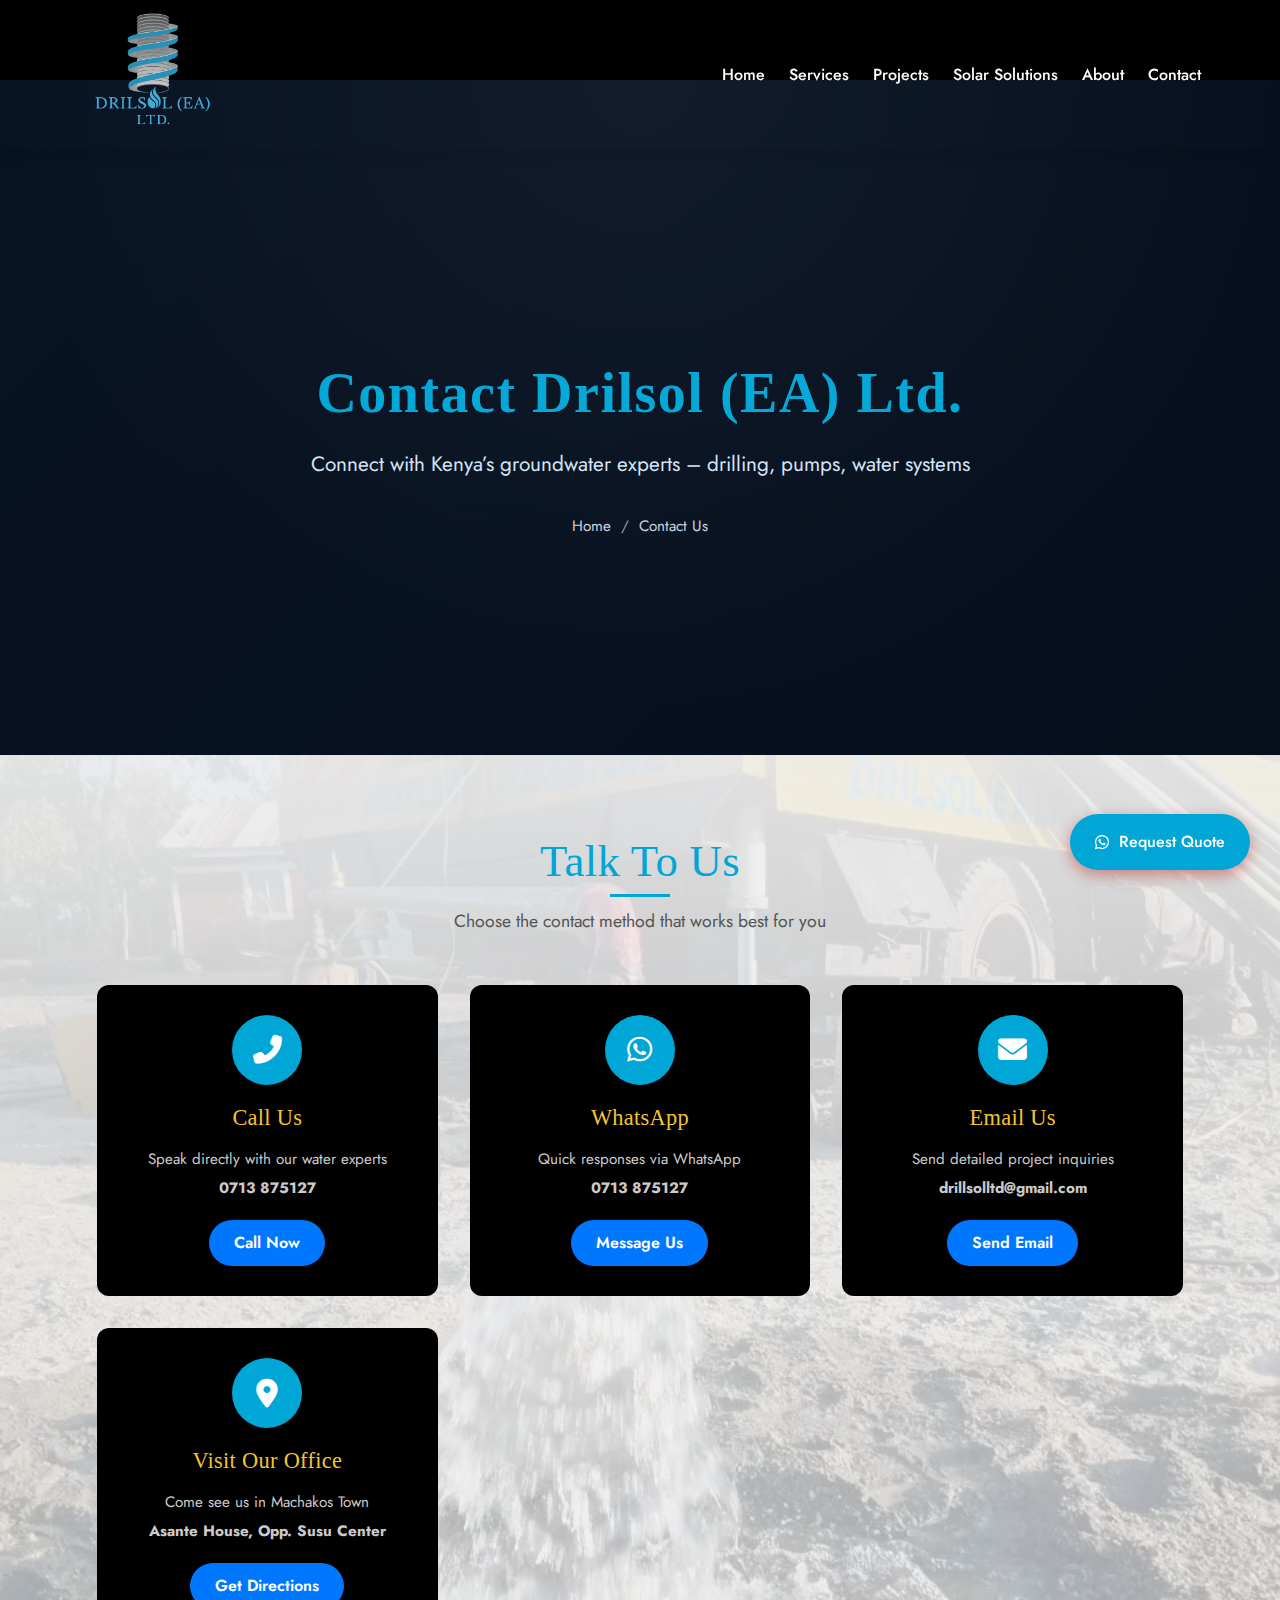
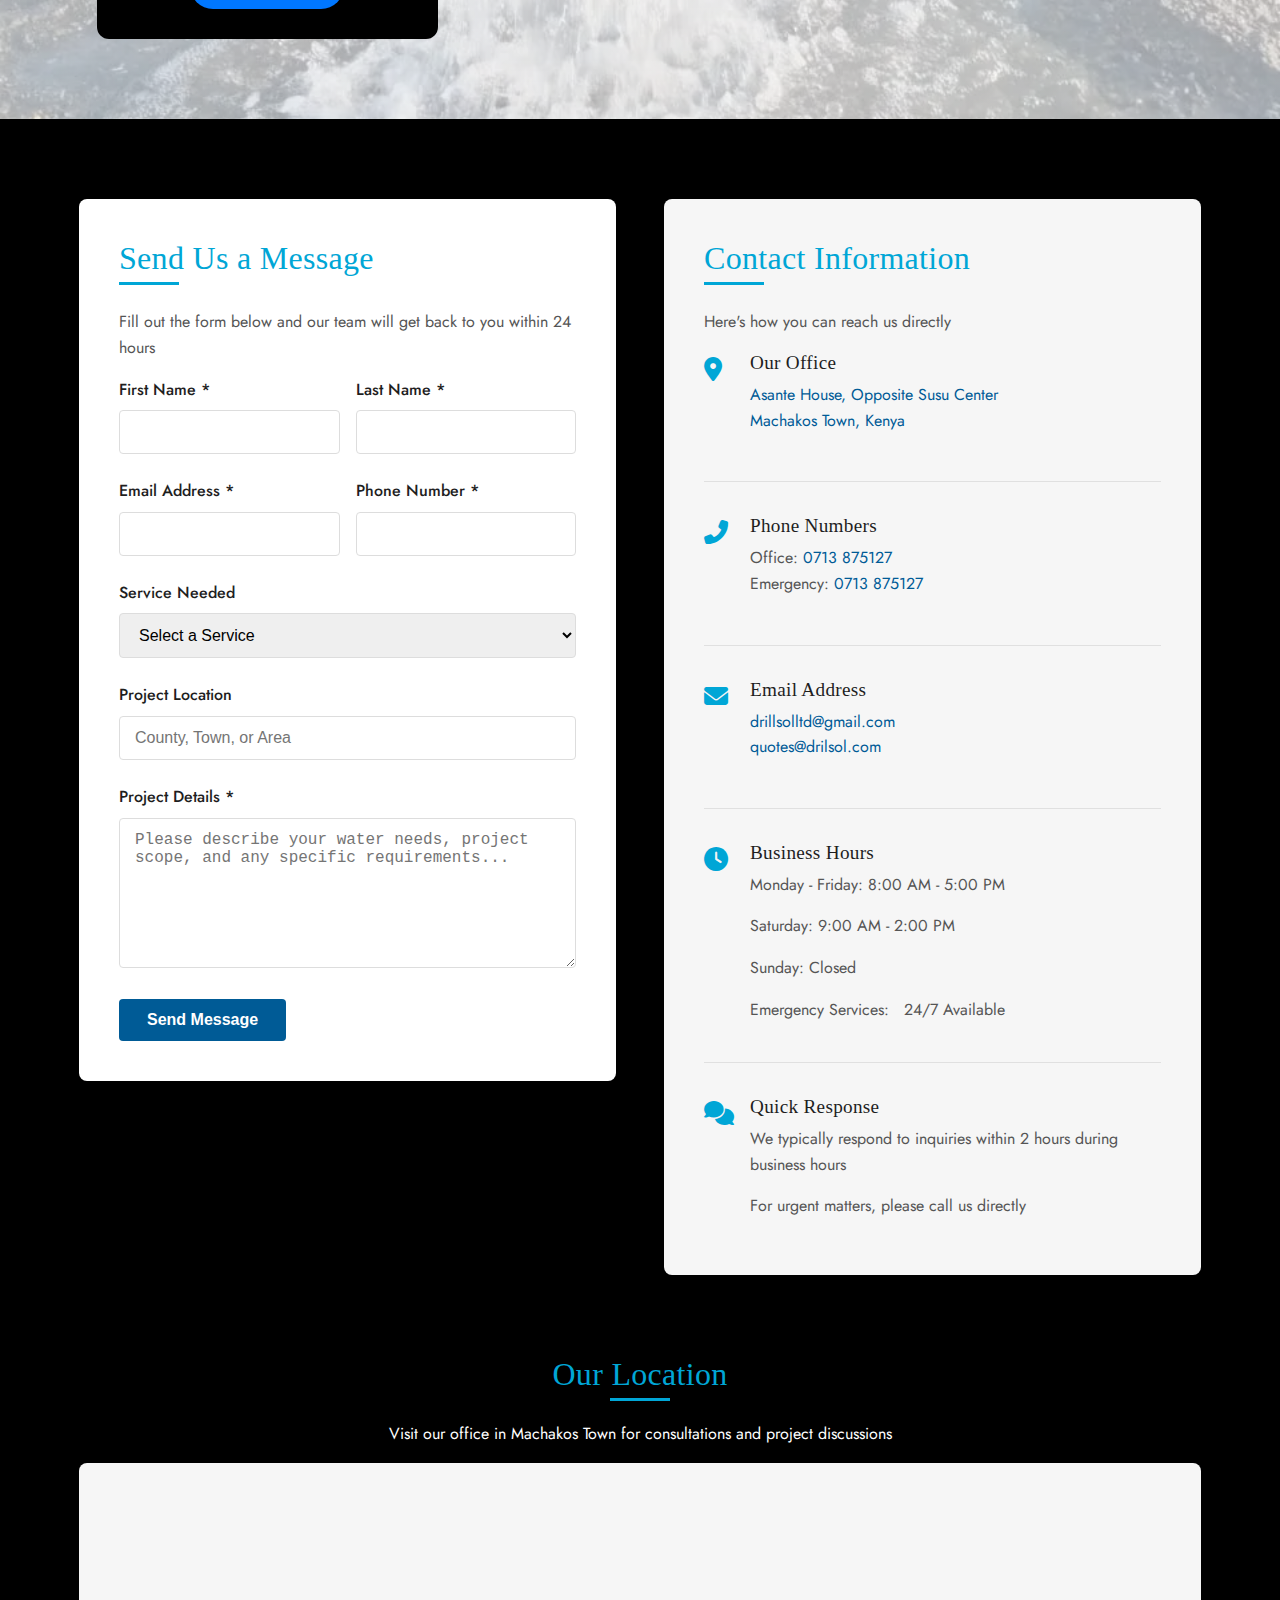
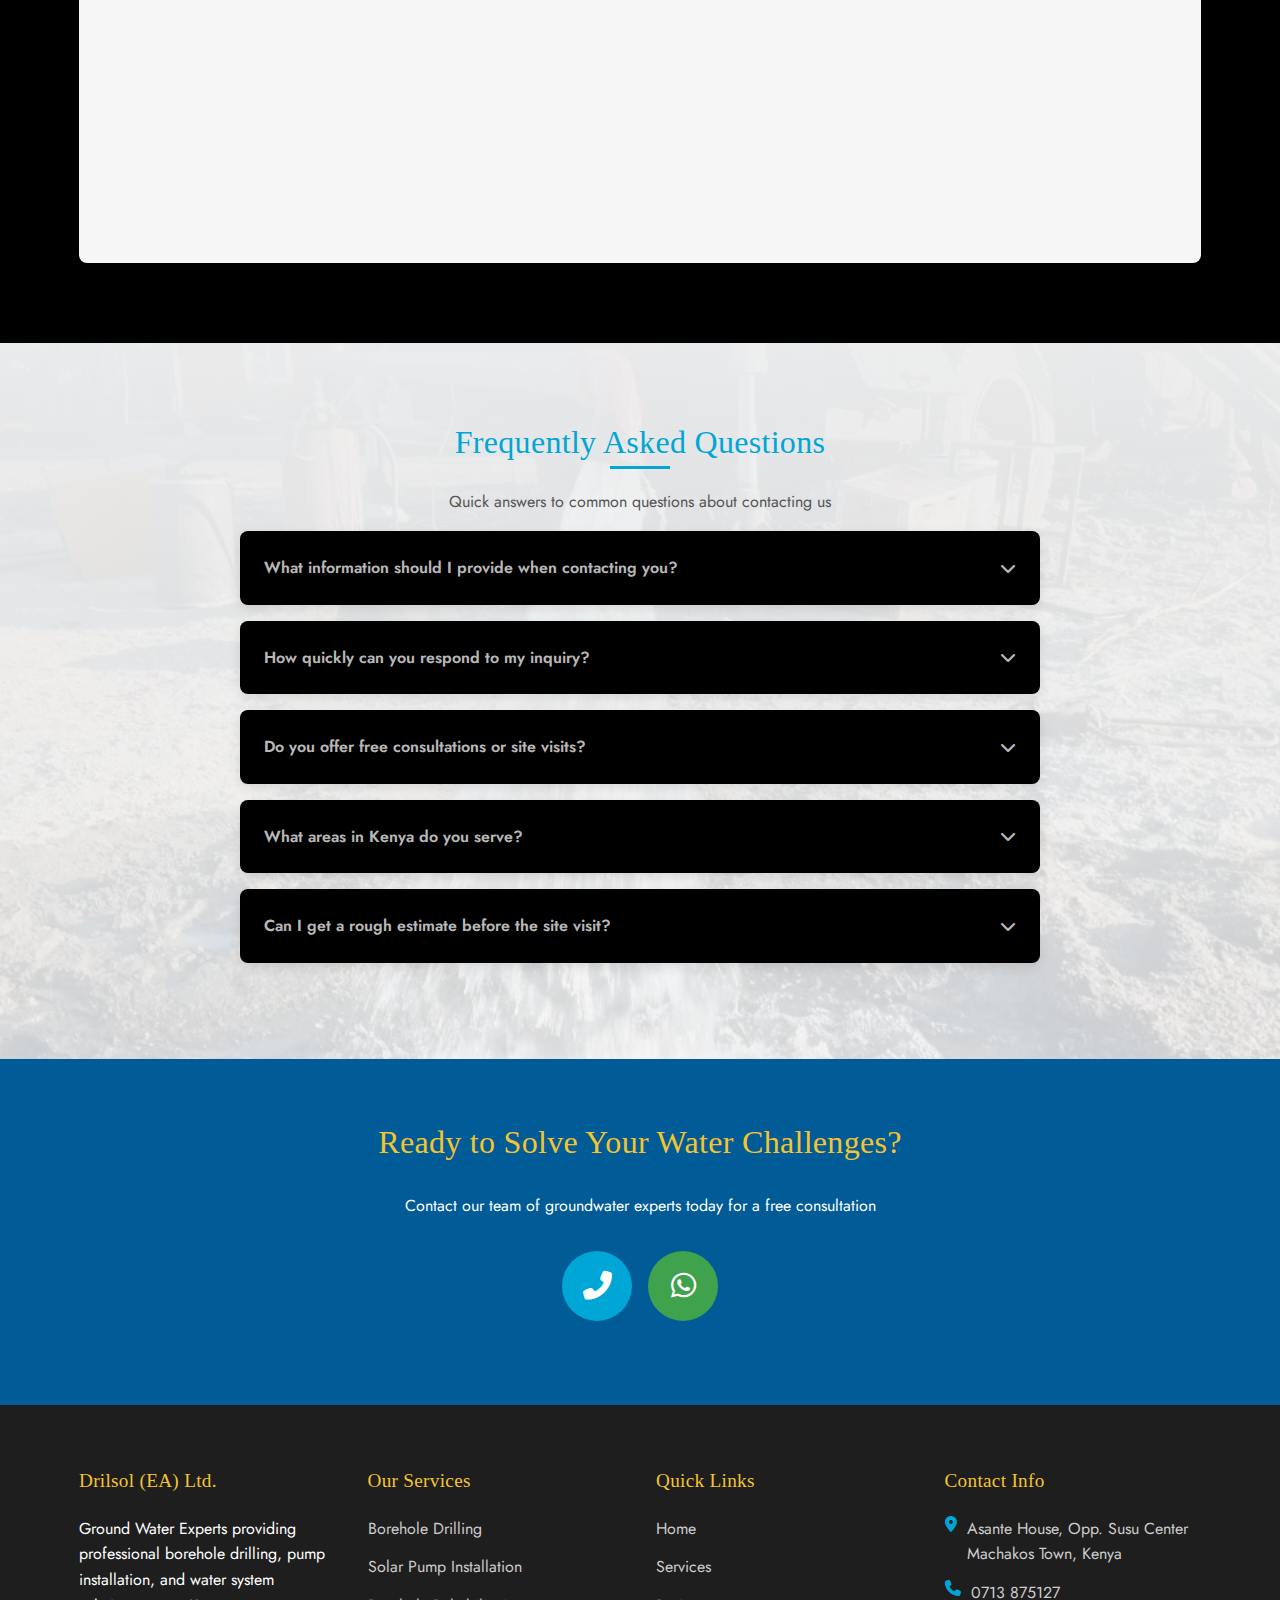
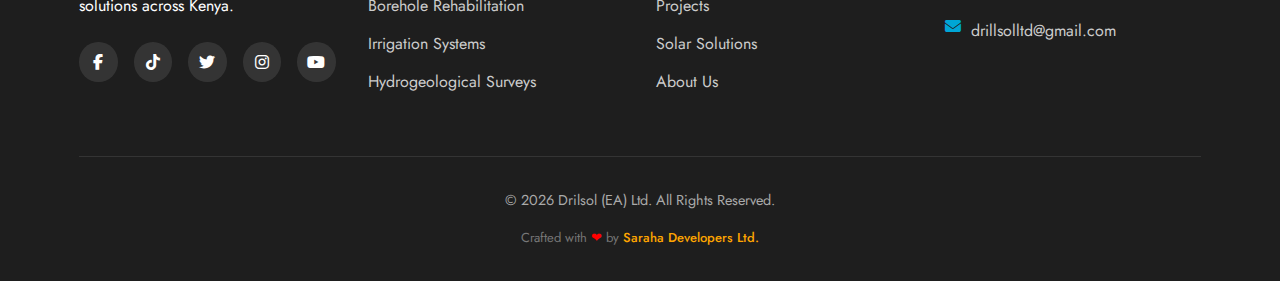
<file: contact.html>
<!DOCTYPE html>
<html lang="en">
  <head>
    <meta charset="UTF-8" />
    <meta name="viewport" content="width=device-width, initial-scale=1.0" />
    <title>Contact Us - Drilsol (EA) Ltd. | Ground Water Experts</title>
    <link
      rel="stylesheet"
      href="https://cdnjs.cloudflare.com/ajax/libs/font-awesome/6.4.0/css/all.min.css"
    />
    <link
      href="https://fonts.googleapis.com/css2?family=Jost:wght@300;400;500;600;700;800&display=swap"
      rel="stylesheet"
    />
    <link rel="stylesheet" href="contact.css" />
  </head>
  <body>
    <!-- Header -->
    <header>
      <div class="container header-container">
        <div class="logo">
          <img src="drillsol favicon.webp" alt="Drilsol(EA) Ltd. Logo" class="logo-img" />
          <!-- Logo Provision -->
        </div>

        <button class="mobile-menu-btn" id="mobileMenuBtn">
          <i class="fas fa-bars"></i>
        </button>

        <nav id="mainNav">
          <ul>
            <li><a href="index.html">Home</a></li>
            <li><a href="services.html">Services</a></li>
            <li><a href="projects.html">Projects</a></li>
            <li><a href="solar.html">Solar Solutions</a></li>
            <li><a href="about.html">About</a></li>
            <li><a href="contact.html">Contact</a></li>
          </ul>
        </nav>

         <!--  <a href="contact" class="btn btn-primary">Get Quote</a> -->
        </div>
      </div>
    </header>

    <!-- Page Header -->
    <section class="page-header">
      <div class="container">
        <h1>Contact Drilsol (EA) Ltd.</h1>
        <p>
          Connect with Kenya’s groundwater experts – drilling, pumps, water
          systems
        </p>
        <div class="breadcrumb">
          <a href="index.html">Home</a>
          <span>/</span>
          <a href="contact.html">Contact Us</a>
        </div>
      </div>
    </section>

    <!-- Contact Methods -->
    <section class="section-padding contact-methods">
      <div class="container">
        <div class="text-center">
          <h2>Talk To Us</h2>
          <p>Choose the contact method that works best for you</p>
        </div>

        <div class="methods-grid">
          <div class="method-card">
            <div class="method-icon">
              <i class="fas fa-phone-alt"></i>
            </div>
            <h3>Call Us</h3>
            <div class="method-details">
              <p>Speak directly with our water experts</p>
              <p><strong>0713 875127</strong></p>
            </div>
            <a href="tel:+254713875127" class="btn btn-primary">Call Now</a>
          </div>

          <div class="method-card">
            <div class="method-icon">
              <i class="fab fa-whatsapp"></i>
            </div>
            <h3>WhatsApp</h3>
            <div class="method-details">
              <p>Quick responses via WhatsApp</p>
              <p><strong>0713 875127</strong></p>
            </div>
            <a
              href="https://wa.me/254713875127"
              class="btn btn-primary"
              target="_blank"
              >Message Us</a
            >
          </div>

          <div class="method-card">
            <div class="method-icon">
              <i class="fas fa-envelope"></i>
            </div>
            <h3>Email Us</h3>
            <div class="method-details">
              <p>Send detailed project inquiries</p>
              <p><strong>drillsolltd@gmail.com</strong></p>
            </div>
            <a href="mailto:drillsolltd@gmail.com" class="btn btn-primary"
              >Send Email</a
            >
          </div>

          <div class="method-card">
            <div class="method-icon">
              <i class="fas fa-map-marker-alt"></i>
            </div>
            <h3>Visit Our Office</h3>
            <div class="method-details">
              <p>Come see us in Machakos Town</p>
              <p><strong>Asante House, Opp. Susu Center</strong></p>
            </div>
            <a
              href="https://maps.app.goo.gl/vT5LQraa6hMVT5xx9"
              class="btn btn-primary"
              >Get Directions</a
            >
          </div>
        </div>
      </div>
    </section>

    <!-- Contact Form & Info -->
    <section class="contact-main">
      <div class="container">
        <div class="contact-container">
          <!-- Contact Form -->
          <div class="contact-form-container">
            <h2>Send Us a Message</h2>
            <p>
              Fill out the form below and our team will get back to you within
              24 hours
            </p>

            <form id="contactForm">
              <div class="form-row">
                <div class="form-group">
                  <label for="firstName">First Name *</label>
                  <input
                    type="text"
                    id="firstName"
                    class="form-control"
                    required
                  />
                </div>

                <div class="form-group">
                  <label for="lastName">Last Name *</label>
                  <input
                    type="text"
                    id="lastName"
                    class="form-control"
                    required
                  />
                </div>
              </div>

              <div class="form-row">
                <div class="form-group">
                  <label for="email">Email Address *</label>
                  <input
                    type="email"
                    id="email"
                    class="form-control"
                    required
                  />
                </div>

                <div class="form-group">
                  <label for="phone">Phone Number *</label>
                  <input type="tel" id="phone" class="form-control" required />
                </div>
              </div>

              <div class="form-group">
                <label for="service">Service Needed</label>
                <select id="service" class="form-control">
                  <option value="">Select a Service</option>
                  <option value="drilling">Borehole Drilling</option>
                  <option value="solar">Solar Pump Installation</option>
                  <option value="survey">Hydrogeological Survey</option>
                  <option value="rehabilitation">
                    Borehole Rehabilitation
                  </option>
                  <option value="irrigation">Irrigation System</option>
                  <option value="other">Other Service</option>
                </select>
              </div>

              <div class="form-group">
                <label for="location">Project Location</label>
                <input
                  type="text"
                  id="location"
                  class="form-control"
                  placeholder="County, Town, or Area"
                />
              </div>

              <div class="form-group">
                <label for="message">Project Details *</label>
                <textarea
                  id="message"
                  class="form-control"
                  placeholder="Please describe your water needs, project scope, and any specific requirements..."
                  required
                ></textarea>
              </div>

              <button type="submit" class="btn btn-primary">
                Send Message
              </button>
            </form>
          </div>

          <!-- Contact Information -->
          <div class="contact-info-container">
            <h2>Contact Information</h2>
            <p>Here's how you can reach us directly</p>

            <div class="info-item">
              <div class="info-icon">
                <i class="fas fa-map-marker-alt"></i>
              </div>
              <div class="info-content">
                <h3>Our Office</h3>
                <p>
                  <a href="https://maps.app.goo.gl/vEDLzGsmYrnJjGx26">
                    Asante House, Opposite Susu Center
                    <br />Machakos Town, Kenya</a
                  >
                </p>
              </div>
            </div>

            <div class="info-item">
              <div class="info-icon">
                <i class="fas fa-phone-alt"></i>
              </div>
              <div class="info-content">
                <h3>Phone Numbers</h3>

                <p>
                  Office: <a href="tel:+254713875127">0713 875127</a
                  ><br />Emergency: <a href="tel:+254713875127">0713 875127</a>
                </p>
              </div>
            </div>

            <div class="info-item">
              <div class="info-icon">
                <i class="fas fa-envelope"></i>
              </div>
              <div class="info-content">
                <h3>Email Address</h3>
                <a href="mailto:drillsolltd@gmail.com"
                  ><p>drillsolltd@gmail.com<br />quotes@drilsol.com</p></a
                >
              </div>
            </div>

            <div class="info-item">
              <div class="info-icon">
                <i class="fas fa-clock"></i>
              </div>
              <div class="info-content">
                <h3>Business Hours</h3>
                <p>Monday - Friday: 8:00 AM - 5:00 PM</p>
                <p>Saturday: 9:00 AM - 2:00 PM</p>
                <p>Sunday: Closed</p>
                <div class="business-hours">
                  <div class="hours-item">
                    <span>Emergency Services:</span>
                    <span>24/7 Available</span>
                  </div>
                </div>
              </div>
            </div>

            <div class="info-item">
              <div class="info-icon">
                <i class="fas fa-comments"></i>
              </div>
              <div class="info-content">
                <h3>Quick Response</h3>
                <p>
                  We typically respond to inquiries within 2 hours during
                  business hours
                </p>
                <p>For urgent matters, please call us directly</p>
              </div>
            </div>
          </div>
        </div>
      </div>
    </section>

    <!-- Map Section -->
    <section class="map-section" id="location">
      <div class="container">
        <div class="text-center">
          <h2>Our Location</h2>
          <p>
            Visit our office in Machakos Town for consultations and project
            discussions
          </p>
        </div>

        <div class="map-container">
          <div class="map-placeholder">
            <div>
              <iframe
                src="https://www.google.com/maps/embed?pb=!1m14!1m8!1m3!1d3328.8745740091504!2d37.2644425!3d-1.5182791!3m2!1i1024!2i768!4f13.1!3m3!1m2!1s0x182f817a916899c7%3A0x4e7d4fbb9e048dc7!2sAsante%20House!5e1!3m2!1sen!2ske!4v1763788254945!5m2!1sen!2ske"
                width="1200"
                height="400"
                style="border: 0"
                allowfullscreen=""
                loading="lazy"
                referrerpolicy="no-referrer-when-downgrade"
              ></iframe>
            </div>
          </div>
        </div>
      </div>
    </section>

    <!-- FAQ Section -->
    <section class="section-padding faq-section">
      <div class="container">
        <div class="text-center">
          <h2>Frequently Asked Questions</h2>
          <p>Quick answers to common questions about contacting us</p>
        </div>

        <div class="faq-container">
          <div class="faq-item">
            <div class="faq-question">
              <span
                >What information should I provide when contacting you?</span
              >
              <i class="fas fa-chevron-down"></i>
            </div>
            <div class="faq-answer">
              <p>
                For the most accurate response, please provide: your location
                (county and specific area), the type of water need (domestic,
                agricultural, commercial), preferred service (drilling, pump
                installation, etc.), and any specific challenges you're facing.
              </p>
            </div>
          </div>

          <div class="faq-item">
            <div class="faq-question">
              <span>How quickly can you respond to my inquiry?</span>
              <i class="fas fa-chevron-down"></i>
            </div>
            <div class="faq-answer">
              <p>
                We typically respond to phone calls and WhatsApp messages
                immediately during business hours. Email inquiries are answered
                within 2-4 hours. For urgent water emergencies, we provide 24/7
                emergency response services.
              </p>
            </div>
          </div>

          <div class="faq-item">
            <div class="faq-question">
              <span>Do you offer free consultations or site visits?</span>
              <i class="fas fa-chevron-down"></i>
            </div>
            <div class="faq-answer">
              <p>
                Yes, we offer free initial consultations either at our office,
                by phone, or through virtual meetings. For site visits within
                Machakos County, we provide free preliminary assessments. For
                locations further away, we may charge a modest travel fee that
                can be deducted from your project cost if you proceed.
              </p>
            </div>
          </div>

          <div class="faq-item">
            <div class="faq-question">
              <span>What areas in Kenya do you serve?</span>
              <i class="fas fa-chevron-down"></i>
            </div>
            <div class="faq-answer">
              <p>
                We serve clients throughout Kenya with our main operations in
                Machakos County and surrounding areas. We have completed
                projects in Nairobi, Kajiado, Makueni, Kitui, and beyond.
                Distance doesn't limit our ability to serve you - contact us to
                discuss your specific location.
              </p>
            </div>
          </div>

          <div class="faq-item">
            <div class="faq-question">
              <span>Can I get a rough estimate before the site visit?</span>
              <i class="fas fa-chevron-down"></i>
            </div>
            <div class="faq-answer">
              <p>
                Yes, we can provide preliminary estimates based on your
                location, water needs, and project scope. However, accurate
                pricing requires a site assessment to evaluate ground
                conditions, water table depth, and other local factors that
                affect project complexity and cost.
              </p>
            </div>
          </div>
        </div>
      </div>
    </section>

    <!-- CTA Section -->
    <section class="cta-section">
      <div class="container">
        <h2>Ready to Solve Your Water Challenges?</h2>
        <p>
          Contact our team of groundwater experts today for a free consultation
        </p>
        <div class="cta-btns">
          <div>
            <a href="tel:+254713875127" class="method-icon"
              ><i class="fas fa-phone-alt"></i
            ></a>
          </div>
          <div>
            <a
              href="https://wa.me/254713875127"
              class="method-icon"
              id="whatsapp"
              target="_blank"
            >
              <i class="fab fa-whatsapp"></i>
            </a>
          </div>
        </div>
      </div>
    </section>

    <!-- Footer -->
    <footer>
      <div class="container">
        <div class="footer-content">
          <div class="footer-column">
            <h3>Drilsol (EA) Ltd.</h3>
            <p>
              Ground Water Experts providing professional borehole drilling,
              pump installation, and water system solutions across Kenya.
            </p>
            <div class="social-links">
              <a href="https://www.facebook.com/drilsol/"
                ><i class="fab fa-facebook-f"></i
              ></a>
              <a href="https://vm.tiktok.com/ZMHTUSDLQ7pFL-57uSn/"
                ><i class="fab fa-tiktok"></i
              ></a>
              <a href="https://x.com/drilsol?t=EiIhygy1WXQcSJvb1-KSew&s=09"
                ><i class="fab fa-twitter"></i
              ></a>
              <a
                href="https://www.instagram.com/drilsol?igsh=MTMxNmhudDdmbWhkcg=="
                ><i class="fab fa-instagram"></i
              ></a>
              <a href="https://youtube.com/@drilsolealtd?si=zS5odvAVRlcjGPFV"
                ><i class="fab fa-youtube"></i
              ></a>
            </div>
          </div>

          <div class="footer-column">
            <h3>Our Services</h3>
            <ul>
              <li><a href="projects.html">Borehole Drilling</a></li>
              <li><a href="solar.html">Solar Pump Installation</a></li>
              <li><a href="services.html">Borehole Rehabilitation</a></li>
              <li><a href="services.html">Irrigation Systems</a></li>
              <li><a href="services.html">Hydrogeological Surveys</a></li>
            </ul>
          </div>

          <div class="footer-column">
            <h3>Quick Links</h3>
            <ul>
              <li><a href="index.html">Home</a></li>
              <li><a href="services.html">Services</a></li>
              <li><a href="projects.html">Projects</a></li>
              <li><a href="solar.html">Solar Solutions</a></li>
              <li><a href="about.html">About Us</a></li>
            </ul>
          </div>

          <div class="footer-column">
            <h3>Contact Info</h3>
            <ul class="contact-info">
              <li>
                <i class="fas fa-map-marker-alt"></i
                ><a href="https://maps.app.goo.gl/u28HATzZrZ1PGW6q7">
                  <span
                    >Asante House, Opp. Susu Center<br />Machakos Town,
                    Kenya</span
                  ></a
                >
              </li>
              <li>
                <i class="fas fa-phone"></i
                ><a href="tel:+254713875127"> <span>0713 875127</span></a>
              </li>
              <li>
                <i class="fas fa-envelope"></i
                ><a href="mailto:drillsolltd@gmail.com">
                  <span>drillsolltd@gmail.com</span></a
                >
              </li>
            </ul>
          </div>
        </div>

        <div class="footer-bottom">
          <p>&copy; 2026 Drilsol (EA) Ltd. All Rights Reserved.</p>
          <p style="margin: 0; font-size: 13px; color: #777">
            Crafted with <span style="color: red">❤</span> by
            <a
              href="https://sarahadevelopers.co.ke"
              target="_blank"
              rel="noopener"
              style="color: orange; text-decoration: none; font-weight: 500"
            >
              Saraha Developers Ltd.
            </a>
          </p>
        </div>
      </div>
    </footer>

    <!-- WhatsApp Widget 
    <div class="whatsapp-widget">
      <a href="https://wa.me/254713875127" class="whatsapp-btn" target="_blank">
        <i class="fab fa-whatsapp"></i>
      </a>
    </div>-->
    <!-- Sticky Quote Button -->
    <a href="https://wa.me/254713875127" class="sticky-quote">
      <i class="fab fa-whatsapp"></i> Request Quote
    </a>
    <script src="contact.js"></script>
  </body>
</html>
</file>
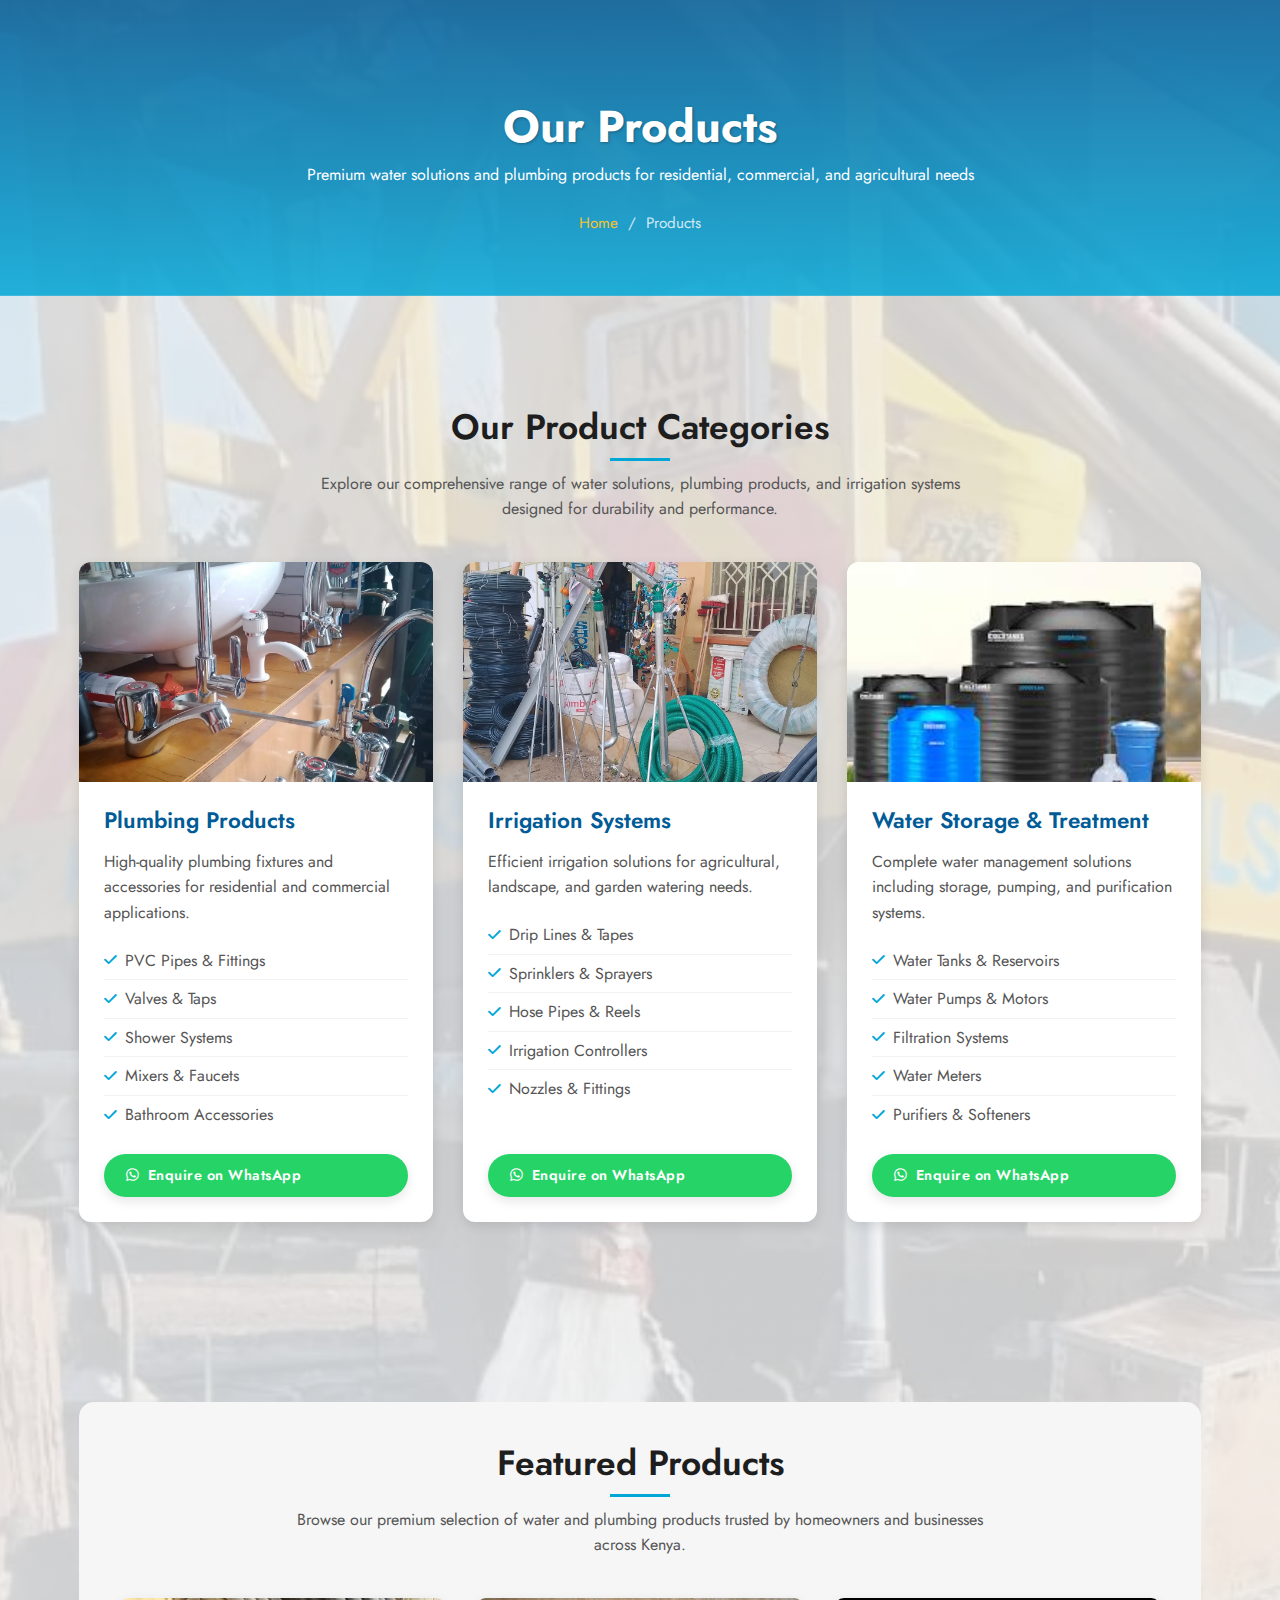
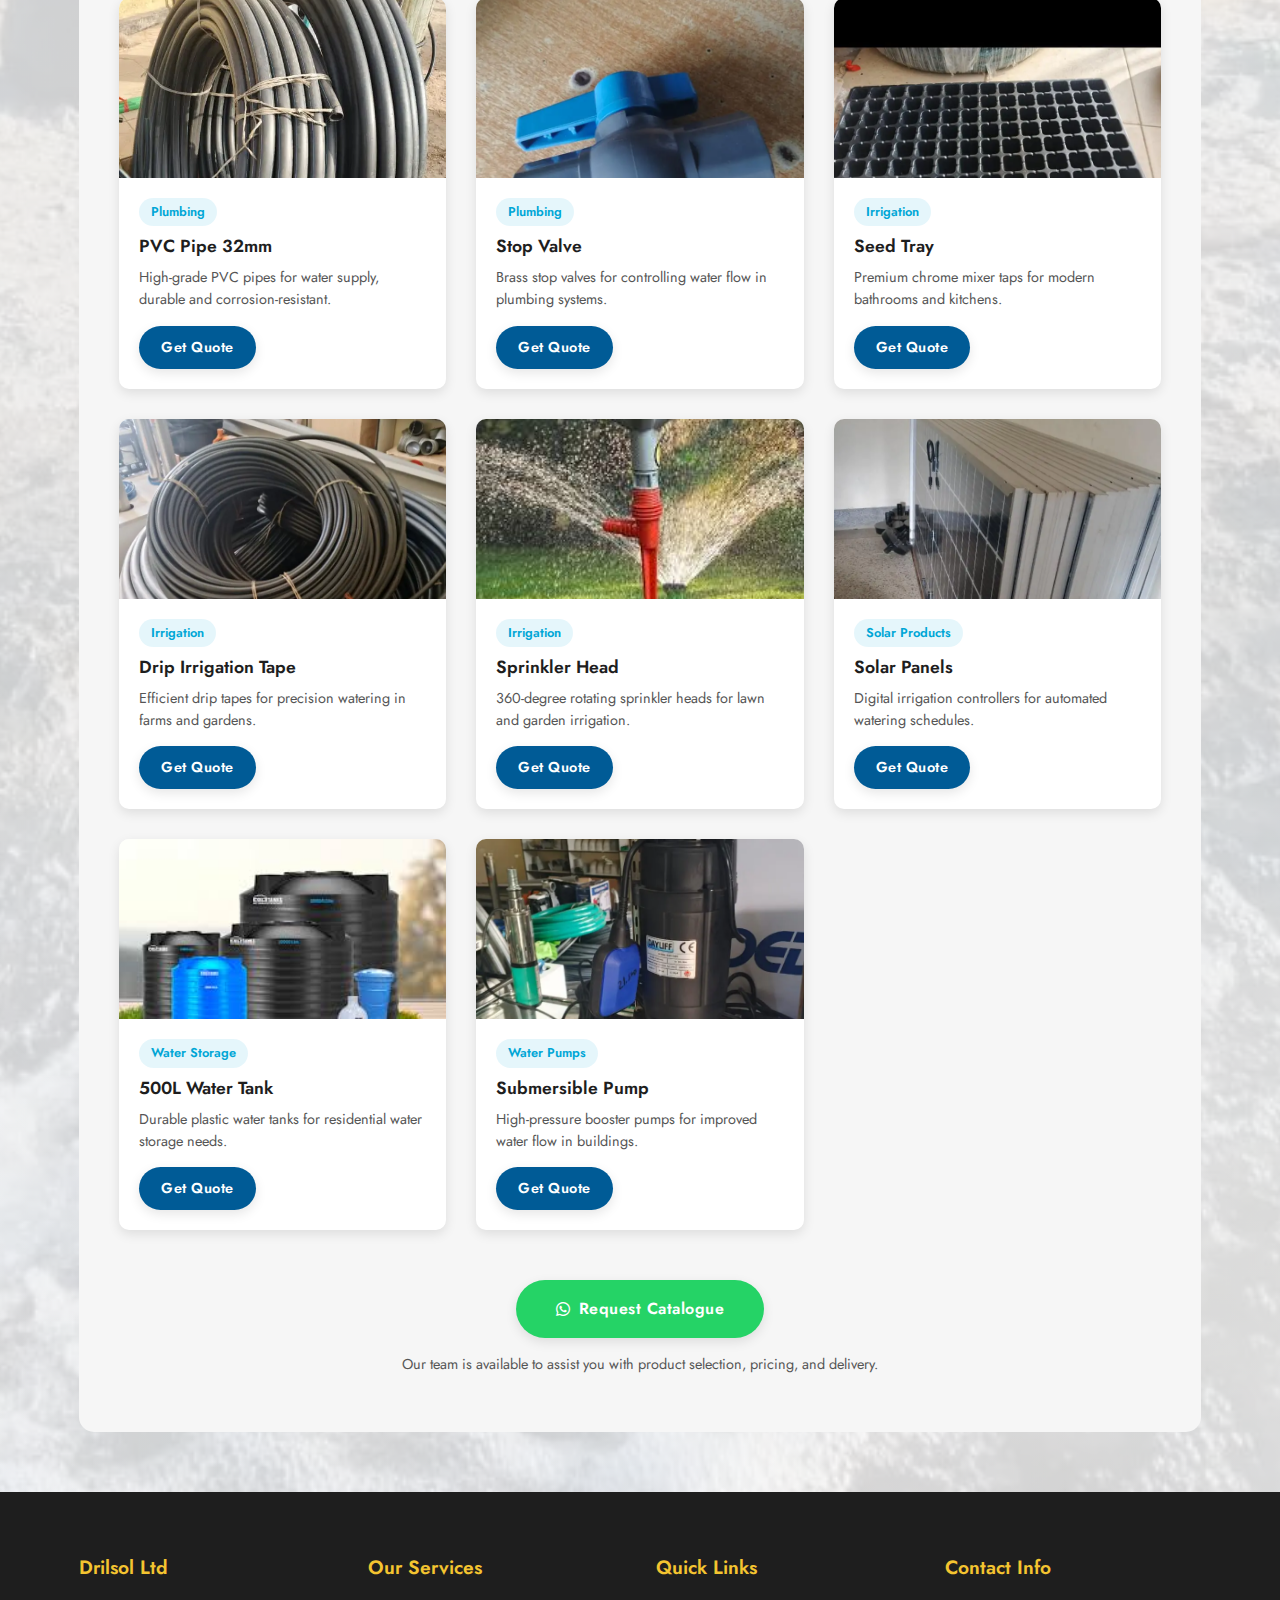
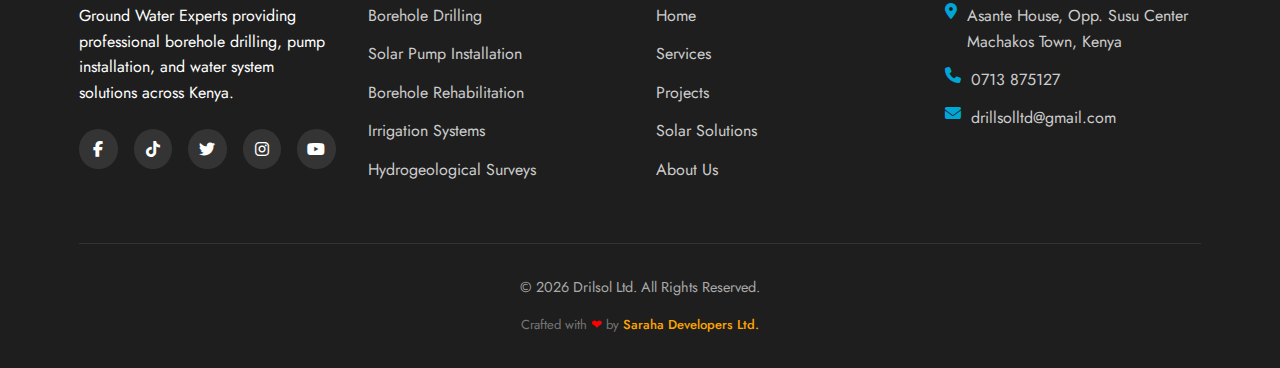
<file: products.html>
<!DOCTYPE html>
<html lang="en">
  <head>
    <meta charset="UTF-8" />
    <meta name="viewport" content="width=device-width, initial-scale=1.0" />
    <title>Our Products - Drilsol Ltd</title>
    <link
      rel="stylesheet"
      href="https://cdnjs.cloudflare.com/ajax/libs/font-awesome/6.4.0/css/all.min.css"
    />
    <link
      href="https://fonts.googleapis.com/css2?family=Jost:wght@300;400;500;600;700&display=swap"
      rel="stylesheet"
    />
    <link rel="stylesheet" href="products.css" />
  </head>
  <body>
    <!-- Page Header -->
    <header class="page-header">
      <div class="container">
        <h1>Our Products</h1>
        <p>
          Premium water solutions and plumbing products for residential,
          commercial, and agricultural needs
        </p>
        <div class="breadcrumb">
          <a href="index.html">Home</a>
          <span>/</span>
          <span>Products</span>
        </div>
      </div>
    </header>

    <main class="container">
      <!-- Product Categories Section -->
      <section class="section-padding">
        <div class="section-header text-center">
          <h2>Our Product Categories</h2>
          <p>
            Explore our comprehensive range of water solutions, plumbing
            products, and irrigation systems designed for durability and
            performance.
          </p>
        </div>

        <div class="categories-grid">
          <!-- Plumbing Products -->
          <div class="category-card">
            <div class="category-img">
              <img
                src="WhatsApp Image 2025-11-28 at 16.32.28_ab12a6b4.webp"
                alt="DrilSol(EA) Ltd. products Plumbing Products"
              />
            </div>
            <div class="category-content">
              <h3>Plumbing Products</h3>
              <p>
                High-quality plumbing fixtures and accessories for residential
                and commercial applications.
              </p>
              <ul class="category-list">
                <li><i class="fas fa-check"></i> PVC Pipes & Fittings</li>
                <li><i class="fas fa-check"></i> Valves & Taps</li>
                <li><i class="fas fa-check"></i> Shower Systems</li>
                <li><i class="fas fa-check"></i> Mixers & Faucets</li>
                <li><i class="fas fa-check"></i> Bathroom Accessories</li>
              </ul>
              <a
                href="https://wa.me/254713875127?text=Hi%20Drilsol%20Ltd,%20I'm%20interested%20in%20your%20Plumbing%20Products"
                class="btn btn-secondary btn-small btn-whatsapp"
                target="_blank"
              >
                <i class="fab fa-whatsapp"></i> Enquire on WhatsApp
              </a>
            </div>
          </div>

          <!-- Irrigation Systems -->
          <div class="category-card">
            <div class="category-img">
              <img
                src="WhatsApp Image 2025-11-28 at 16.20.27_391f2e18.webp"
                alt=" DrilSol(EA) Ltd. products Irrigation Systems"
              />
            </div>
            <div class="category-content">
              <h3>Irrigation Systems</h3>
              <p>
                Efficient irrigation solutions for agricultural, landscape, and
                garden watering needs.
              </p>
              <ul class="category-list">
                <li><i class="fas fa-check"></i> Drip Lines & Tapes</li>
                <li><i class="fas fa-check"></i> Sprinklers & Sprayers</li>
                <li><i class="fas fa-check"></i> Hose Pipes & Reels</li>
                <li><i class="fas fa-check"></i> Irrigation Controllers</li>
                <li><i class="fas fa-check"></i> Nozzles & Fittings</li>
              </ul>
              <a
                href="https://wa.me/254713875127?text=Hi%20Drilsol%20Ltd,%20I'm%20interested%20in%20your%20Irrigation%20Systems"
                class="btn btn-secondary btn-small btn-whatsapp"
                target="_blank"
              >
                <i class="fab fa-whatsapp"></i> Enquire on WhatsApp
              </a>
            </div>
          </div>

          <!-- Water Solutions -->
          <div class="category-card">
            <div class="category-img">
              <img
                src="[data-uri]"
                alt="DrilSol(EA) Ltd. products Water Solutions"
              />
            </div>
            <div class="category-content">
              <h3>Water Storage & Treatment</h3>
              <p>
                Complete water management solutions including storage, pumping,
                and purification systems.
              </p>
              <ul class="category-list">
                <li><i class="fas fa-check"></i> Water Tanks & Reservoirs</li>
                <li><i class="fas fa-check"></i> Water Pumps & Motors</li>
                <li><i class="fas fa-check"></i> Filtration Systems</li>
                <li><i class="fas fa-check"></i> Water Meters</li>
                <li><i class="fas fa-check"></i> Purifiers & Softeners</li>
              </ul>
              <a
                href="https://wa.me/254713875127?text=Hi%20Drilsol%20Ltd,%20I'm%20interested%20in%20your%20Water%20Solutions"
                class="btn btn-secondary btn-small btn-whatsapp"
                target="_blank"
              >
                <i class="fab fa-whatsapp"></i> Enquire on WhatsApp
              </a>
            </div>
          </div>
        </div>
      </section>

      <!-- Products Showcase Section -->
      <section class="products-showcase">
        <div class="section-header text-center">
          <h2>Featured Products</h2>
          <p>
            Browse our premium selection of water and plumbing products trusted
            by homeowners and businesses across Kenya.
          </p>
        </div>

        <div class="products-grid">
          <!-- Plumbing Products -->
          <div class="product-card">
            <div class="product-img">
              <img
                src="WhatsApp Image 2025-12-04 at 18.01.55_dc2bd123.webp"
                alt="DrilSol(EA) Ltd. products PVC Pipe 32mm"
              />
            </div>
            <div class="product-content">
              <span class="product-category">Plumbing</span>
              <h4>PVC Pipe 32mm</h4>
              <p>
                High-grade PVC pipes for water supply, durable and
                corrosion-resistant.
              </p>
              <a
                href="https://wa.me/254713875127?text=Hi%20Drilsol%20Ltd,%20I'm%20interested%20in%20PVC%20Pipe%2032mm"
                class="btn btn-primary btn-small"
                target="_blank"
                >Get Quote</a
              >
            </div>
          </div>

          <div class="product-card">
            <div class="product-img">
              <img
                src="WhatsApp Image 2025-12-04 at 18.02.05_b6e78824.webp"
                alt="DrilSol(EA) Ltd. products Stop Valve"
              />
            </div>
            <div class="product-content">
              <span class="product-category">Plumbing</span>
              <h4>Stop Valve</h4>
              <p>
                Brass stop valves for controlling water flow in plumbing
                systems.
              </p>
              <a
                href="https://wa.me/254713875127?text=Hi%20Drilsol%20Ltd,%20I'm%20interested%20in%20Stop%20Valves"
                class="btn btn-primary btn-small"
                target="_blank"
                >Get Quote</a
              >
            </div>
          </div>

          <div class="product-card">
            <div class="product-img">
              <img
                src="WhatsApp Image 2025-12-04 at 18.01.59_e6659974.webp"
                alt="DrilSol(EA) Ltd. products Seed Tray"
              />
            </div>
            <div class="product-content">
              <span class="product-category">Irrigation</span>
              <h4>Seed Tray</h4>
              <p>
                Premium chrome mixer taps for modern bathrooms and kitchens.
              </p>
              <a
                href="https://wa.me/254713875127?text=Hi%20Drilsol%20Ltd,%20I'm%20interested%20in%20Chrome%20Mixer%20Taps"
                class="btn btn-primary btn-small"
                target="_blank"
                >Get Quote</a
              >
            </div>
          </div>

          <!-- Irrigation Products -->
          <div class="product-card">
            <div class="product-img">
              <img
                src="WhatsApp Image 2025-12-04 at 18.01.52_f983a582.webp"
                alt="DrilSol(EA) Ltd. products Drip Tape"
              />
            </div>
            <div class="product-content">
              <span class="product-category">Irrigation</span>
              <h4>Drip Irrigation Tape</h4>
              <p>
                Efficient drip tapes for precision watering in farms and
                gardens.
              </p>
              <a
                href="https://wa.me/254713875127?text=Hi%20Drilsol%20Ltd,%20I'm%20interested%20in%20Drip%20Irrigation%20Tape"
                class="btn btn-primary btn-small"
                target="_blank"
                >Get Quote</a
              >
            </div>
          </div>

          <div class="product-card">
            <div class="product-img">
              <img
                src="[data-uri]"
                alt="DrilSol(EA) Ltd. products Sprinkler Head"
              />
            </div>
            <div class="product-content">
              <span class="product-category">Irrigation</span>
              <h4>Sprinkler Head</h4>
              <p>
                360-degree rotating sprinkler heads for lawn and garden
                irrigation.
              </p>
              <a
                href="https://wa.me/254713875127?text=Hi%20Drilsol%20Ltd,%20I'm%20interested%20in%20Sprinkler%20Heads"
                class="btn btn-primary btn-small"
                target="_blank"
                >Get Quote</a
              >
            </div>
          </div>

          <div class="product-card">
            <div class="product-img">
              <img
                src="WhatsApp Image 2025-12-04 at 18.01.53_041b1f31.webp"
                alt="DrilSol(EA) Ltd. products Irrigation Timer"
              />
            </div>
            <div class="product-content">
              <span class="product-category">Solar Products</span>
              <h4>Solar Panels</h4>
              <p>
                Digital irrigation controllers for automated watering schedules.
              </p>
              <a
                href="https://wa.me/254713875127?text=Hi%20Drilsol%20Ltd,%20I'm%20interested%20in%20Irrigation%20Timers"
                class="btn btn-primary btn-small"
                target="_blank"
                >Get Quote</a
              >
            </div>
          </div>

          <!-- Water Solutions -->
          <div class="product-card">
            <div class="product-img">
              <img
                src="[data-uri]"
                alt="DrilSol(EA) Ltd. products 5000L Water Tank"
              />
            </div>
            <div class="product-content">
              <span class="product-category">Water Storage</span>
              <h4>500L Water Tank</h4>
              <p>
                Durable plastic water tanks for residential water storage needs.
              </p>
              <a
                href="https://wa.me/254713875127?text=Hi%20Drilsol%20Ltd,%20I'm%20interested%20in%20500L%20Water%20Tanks"
                class="btn btn-primary btn-small"
                target="_blank"
                >Get Quote</a
              >
            </div>
          </div>

          <div class="product-card">
            <div class="product-img">
              <img
                src="WhatsApp Image 2025-12-04 at 18.01.46_06d196bb.webp"
                alt="DrilSol(EA) Ltd. products Booster Pump"
              />
            </div>
            <div class="product-content">
              <span class="product-category">Water Pumps</span>
              <h4>Submersible Pump</h4>
              <p>
                High-pressure booster pumps for improved water flow in
                buildings.
              </p>
              <a
                href="https://wa.me/254713875127?text=Hi%20Drilsol%20Ltd,%20I'm%20interested%20in%20500L%20Water%20Tanks"
                class="btn btn-primary btn-small"
                target="_blank"
                >Get Quote</a
              >
            </div>
          </div>
        </div>

        <div class="text-center" style="margin-top: 50px">
          <a
            href="https://wa.me/254713875127?text=Hi%20Drilsol%20Ltd,%20I%20would%20like%20to%20enquire%20about%20all%20your%20products"
            class="btn btn-secondary btn-whatsapp"
            target="_blank"
            style="padding: 16px 40px"
          >
            <i class="fab fa-whatsapp"></i> Request Catalogue
          </a>
          <p
            style="
              margin-top: 15px;
              font-size: 0.9rem;
              color: var(--slate-gray);
            "
          >
            Our team is available to assist you with product selection, pricing,
            and delivery.
          </p>
        </div>
      </section>
    </main>

    <!-- Footer -->
    <footer>
      <div class="container">
        <div class="footer-content">
          <div class="footer-column">
            <h3>Drilsol Ltd</h3>
            <p>
              Ground Water Experts providing professional borehole drilling,
              pump installation, and water system solutions across Kenya.
            </p>
            <div class="social-links">
              <a href="https://www.facebook.com/drilsol/" target="_blank"
                ><i class="fab fa-facebook-f"></i
              ></a>
              <a
                href="https://vm.tiktok.com/ZMHTUSDLQ7pFL-57uSn/"
                target="_blank"
                ><i class="fab fa-tiktok"></i
              ></a>
              <a
                href="https://x.com/drilsol?t=EiIhygy1WXQcSJvb1-KSew&s=09"
                target="_blank"
                ><i class="fab fa-twitter"></i
              ></a>
              <a
                href="https://www.instagram.com/drilsol?igsh=MTMxNmhudDdmbWhkcg=="
                target="_blank"
                ><i class="fab fa-instagram"></i
              ></a>
              <a
                href="https://youtube.com/@drilsolealtd?si=zS5odvAVRlcjGPFV"
                target="_blank"
                ><i class="fab fa-youtube"></i
              ></a>
            </div>
          </div>

          <div class="footer-column">
            <h3>Our Services</h3>
            <ul>
              <li><a href="projects.html">Borehole Drilling</a></li>
              <li><a href="solar.html">Solar Pump Installation</a></li>
              <li><a href="services.html">Borehole Rehabilitation</a></li>
              <li><a href="services.html">Irrigation Systems</a></li>
              <li><a href="services.html">Hydrogeological Surveys</a></li>
            </ul>
          </div>

          <div class="footer-column">
            <h3>Quick Links</h3>
            <ul>
              <li><a href="index.html">Home</a></li>
              <li><a href="services.html">Services</a></li>
              <li><a href="projects.html">Projects</a></li>
              <li><a href="solar.html">Solar Solutions</a></li>
              <li><a href="about.html">About Us</a></li>
            </ul>
          </div>

          <div class="footer-column">
            <h3>Contact Info</h3>
            <ul class="contact-info">
              <li>
                <i class="fas fa-map-marker-alt"></i>
                <a
                  href="https://maps.app.goo.gl/u28HATzZrZ1PGW6q7"
                  target="_blank"
                >
                  <span
                    >Asante House, Opp. Susu Center<br />Machakos Town,
                    Kenya</span
                  >
                </a>
              </li>
              <li>
                <i class="fas fa-phone"></i>
                <a href="tel:+254713875127"><span>0713 875127</span></a>
              </li>
              <li>
                <i class="fas fa-envelope"></i>
                <a href="mailto:drillsolltd@gmail.com"
                  ><span>drillsolltd@gmail.com</span></a
                >
              </li>
            </ul>
          </div>
        </div>

        <div class="footer-bottom">
          <p>&copy; 2026 Drilsol Ltd. All Rights Reserved.</p>
          <p style="margin: 0; font-size: 13px; color: #777">
            Crafted with <span style="color: red">❤</span> by
            <a
              href="https://sarahadevelopers.co.ke"
              target="_blank"
              rel="noopener"
              style="color: orange; text-decoration: none; font-weight: 500"
            >
              Saraha Developers Ltd.
            </a>
          </p>
        </div>
      </div>
    </footer>

    <script src="products.js"></script>
  </body>
</html>
</file>
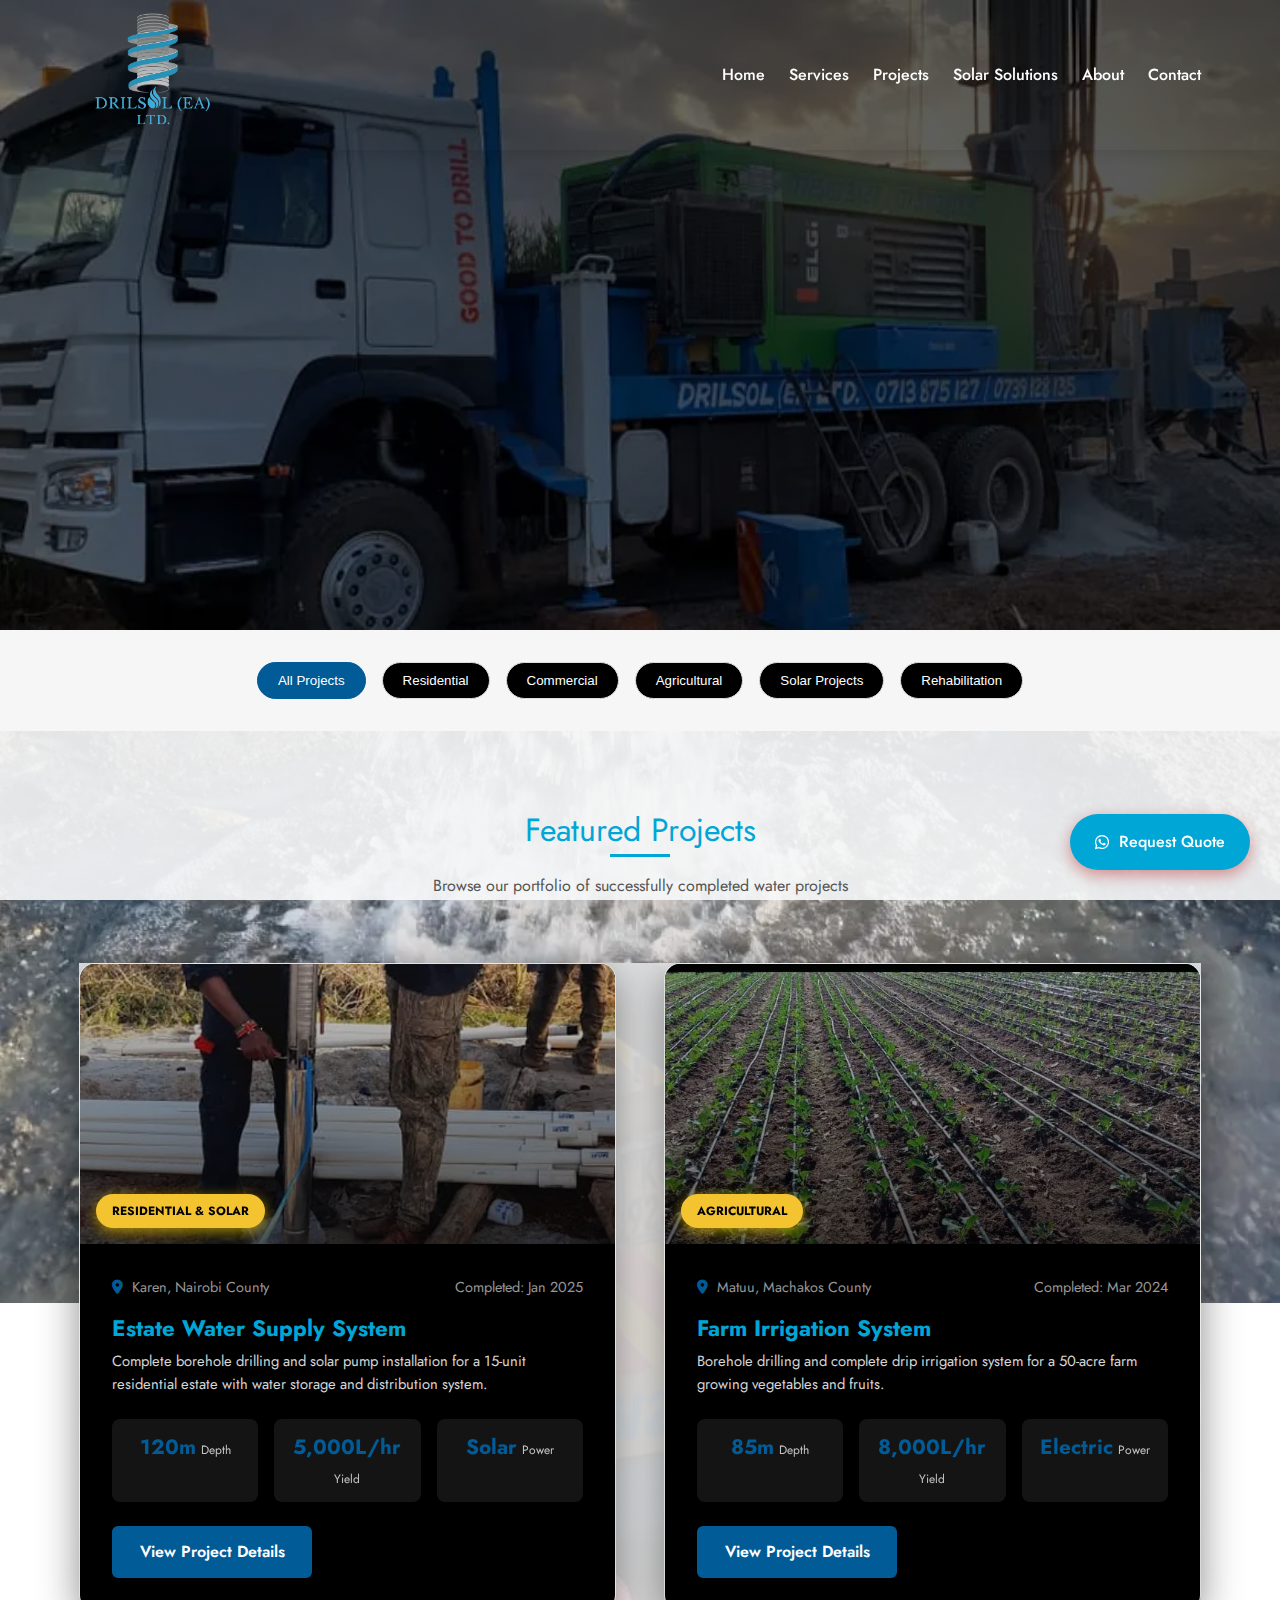
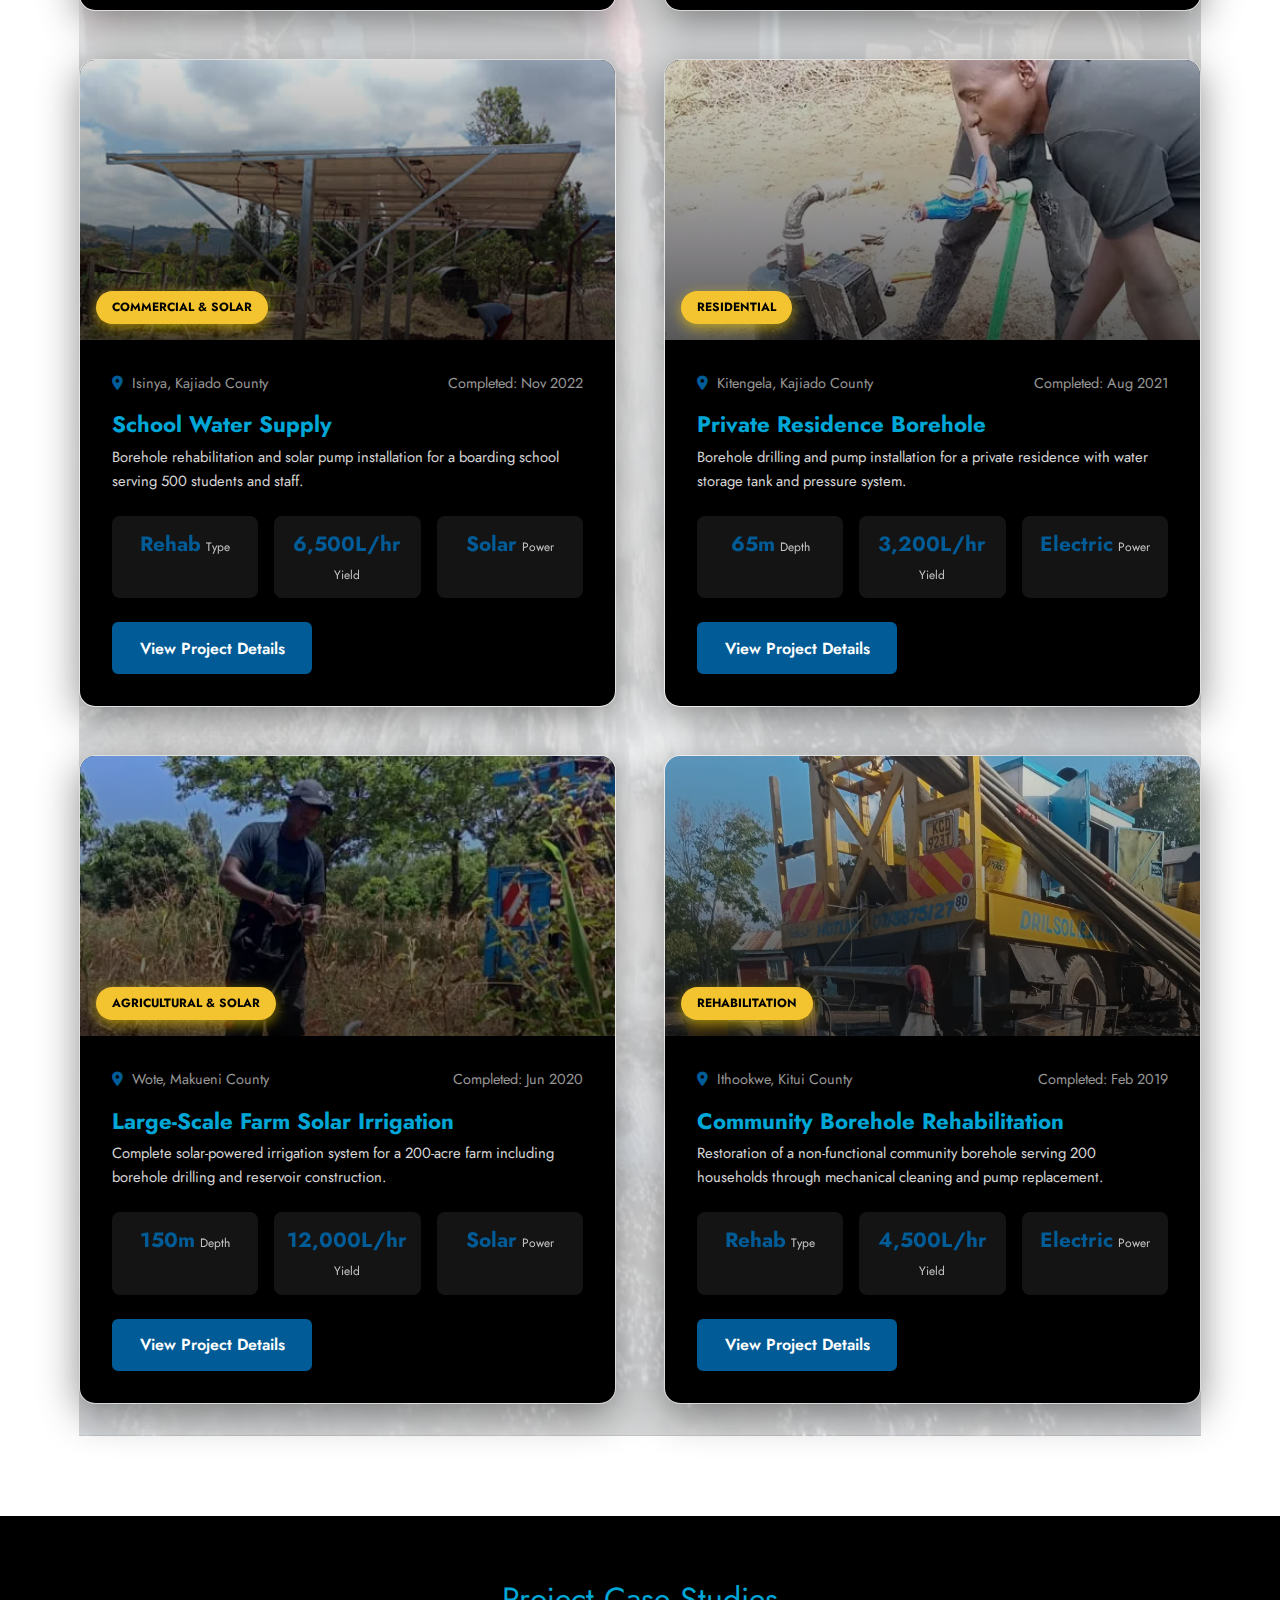
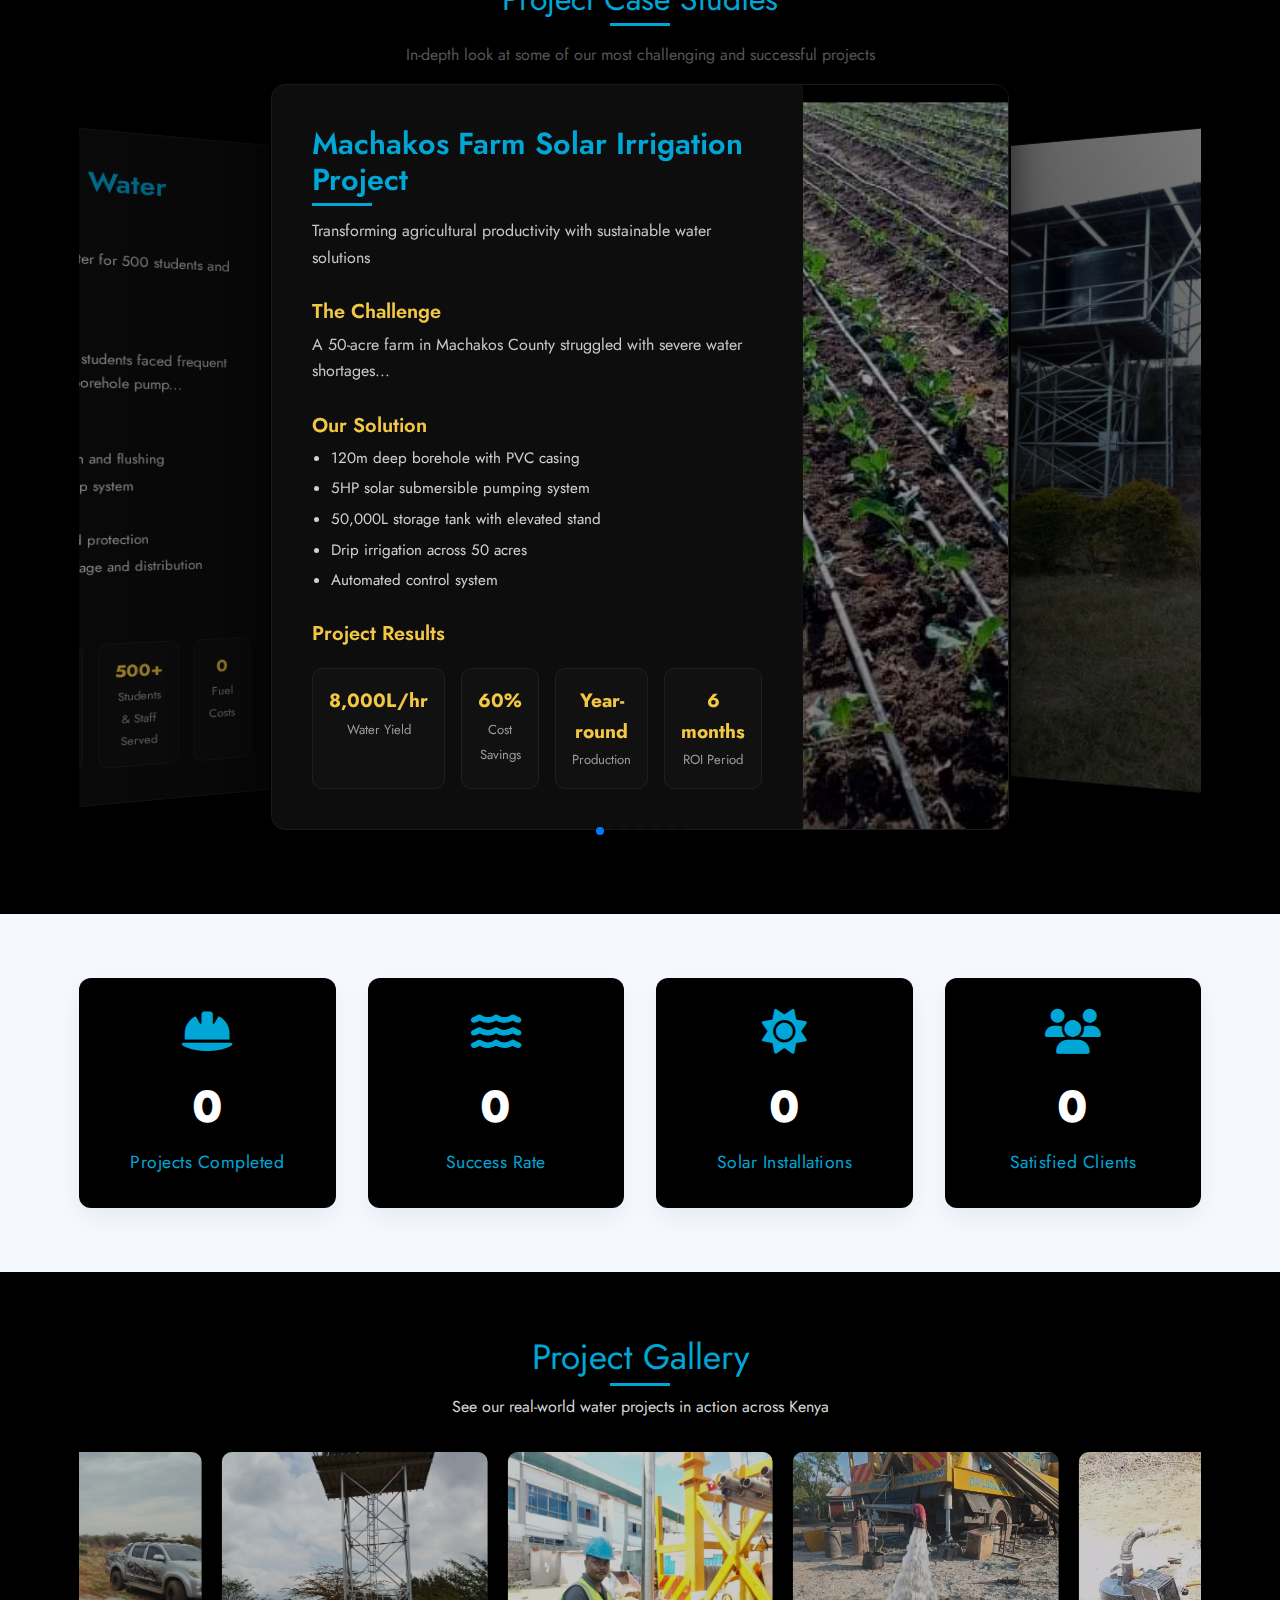
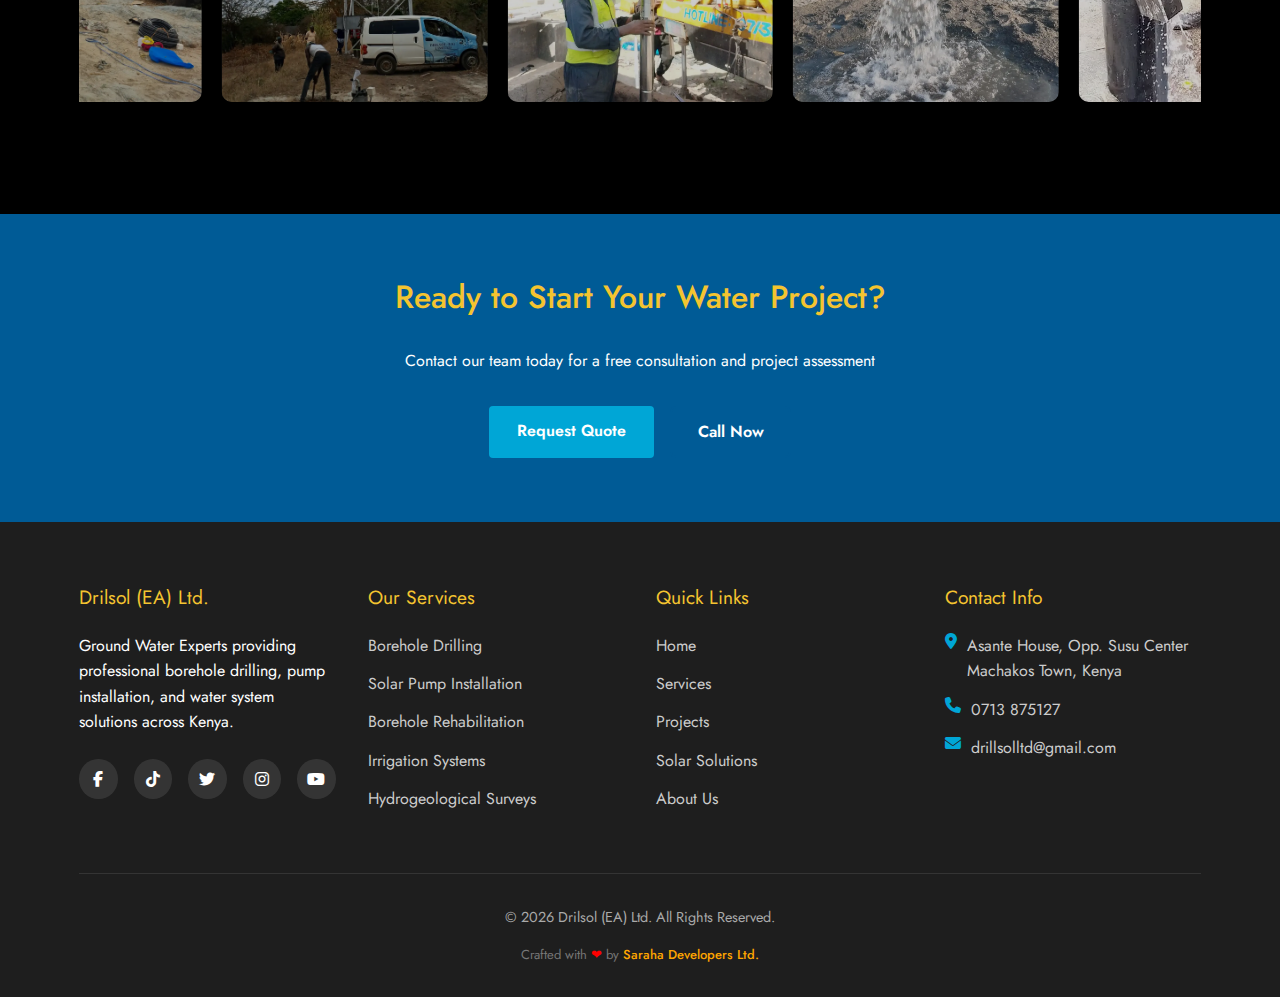
<file: projects.html>
<!DOCTYPE html>
<html lang="en">
  <head>
    <meta charset="UTF-8" />
    <meta name="viewport" content="width=device-width, initial-scale=1.0" />
    <title>Our Projects - Drilsol (EA) Ltd. | Ground Water Experts</title>
    <link
      rel="stylesheet"
      href="https://cdnjs.cloudflare.com/ajax/libs/font-awesome/6.4.0/css/all.min.css"
    />
    <!-- Swiper CSS (in <head>) -->
    <link
      rel="stylesheet"
      href="https://cdn.jsdelivr.net/npm/swiper/swiper-bundle.min.css"
    />
    <link
      href="https://fonts.googleapis.com/css2?family=Jost:wght@300;400;500;600;700;800&display=swap"
      rel="stylesheet"
    />

    <link rel="stylesheet" href="projects.css" />
  </head>
  <body>
    <!-- Header -->
    <header>
      <div class="container header-container">
        <div class="logo">
          <img
            src="drillsol favicon.webp"
            alt="Drilsol(EA) Ltd. Logo"
            class="logo-img"
          />
          <!-- Logo Provision -->
        </div>

        <button class="mobile-menu-btn" id="mobileMenuBtn">
          <i class="fas fa-bars"></i>
        </button>

        <nav id="mainNav">
          <ul>
            <li><a href="index.html">Home</a></li>
            <li><a href="services.html">Services</a></li>
            <li><a href="projects.html">Projects</a></li>
            <li><a href="solar.html">Solar Solutions</a></li>
            <li><a href="about.html">About</a></li>
            <li><a href="contact.html">Contact</a></li>
          </ul>
        </nav>

        <!--  <div class="nav-cta">
          <a href="#contact" class="btn btn-primary">Get Quote</a>
        </div>-->
      </div>
    </header>

    <!-- Page Header -->
    <section class="projects-header">
      <div class="container">
        <h1 class="animate-text">Our Completed Projects</h1>
        <p class="animate-text">Kenya’s trusted water solutions.</p>
        <div class="breadcrumb animate-text">
          <a href="index.html">Home</a>
          <span>/</span>
          <a href="projects.html">Projects</a>
        </div>
      </div>
    </section>

    <!-- Projects Filter -->
    <section class="projects-filter">
      <div class="container">
        <div class="filter-buttons">
          <button class="filter-btn active" data-filter="all">
            All Projects
          </button>
          <button class="filter-btn" data-filter="residential">
            Residential
          </button>
          <button class="filter-btn" data-filter="commercial">
            Commercial
          </button>
          <button class="filter-btn" data-filter="agricultural">
            Agricultural
          </button>
          <button class="filter-btn" data-filter="solar">Solar Projects</button>
          <button class="filter-btn" data-filter="rehabilitation">
            Rehabilitation
          </button>
        </div>
      </div>
    </section>

    <!-- Projects Grid -->
    <section class="section-padding">
      <div class="container">
        <div class="text-center">
          <h2>Featured Projects</h2>
          <p>Browse our portfolio of successfully completed water projects</p>
        </div>

        <div class="projects-grid">
          <!-- Project 1 -->
          <div class="project-card" data-category="residential solar">
            <div class="project-image" style="background-color: #030405">
              <div class="project-overlay">
                <img
                  src="Drilsol-Installation-Of-PVC-Casings.webp"
                  alt="Drilsol(EA) Ltd. Projects"
                />
                <span class="project-tag">Residential & Solar</span>
              </div>
            </div>
            <div class="project-content">
              <div class="project-meta">
                <div class="project-location">
                  <i class="fas fa-map-marker-alt"></i>
                  <span>Karen, Nairobi County</span>
                </div>
                <span>Completed: Jan 2025</span>
              </div>
              <h3>Estate Water Supply System</h3>
              <p>
                Complete borehole drilling and solar pump installation for a
                15-unit residential estate with water storage and distribution
                system.
              </p>

              <div class="project-stats">
                <div class="project-stat">
                  <span class="stat-value">120m</span>
                  <span class="stat-label">Depth</span>
                </div>
                <div class="project-stat">
                  <span class="stat-value">5,000L/hr</span>
                  <span class="stat-label">Yield</span>
                </div>
                <div class="project-stat">
                  <span class="stat-value">Solar</span>
                  <span class="stat-label">Power</span>
                </div>
              </div>

              <a href="#karen" class="btn btn-outline">View Project Details</a>
            </div>
          </div>

          <!-- Project 2 -->
          <div class="project-card" data-category="agricultural">
            <div class="project-image" style="background-color: #070c02">
              <div class="project-overlay">
                <img
                  src="WhatsApp Image 2025-11-28 at 08.50.43_f550882c.webp"
                  alt="Drilsol(EA) Ltd. Projects agricultural"
                />
                <span class="project-tag">Agricultural</span>
              </div>
            </div>
            <div class="project-content">
              <div class="project-meta">
                <div class="project-location">
                  <i class="fas fa-map-marker-alt"></i>
                  <span>Matuu, Machakos County</span>
                </div>
                <span>Completed: Mar 2024</span>
              </div>
              <h3>Farm Irrigation System</h3>
              <p>
                Borehole drilling and complete drip irrigation system for a
                50-acre farm growing vegetables and fruits.
              </p>

              <div class="project-stats">
                <div class="project-stat">
                  <span class="stat-value">85m</span>
                  <span class="stat-label">Depth</span>
                </div>
                <div class="project-stat">
                  <span class="stat-value">8,000L/hr</span>
                  <span class="stat-label">Yield</span>
                </div>
                <div class="project-stat">
                  <span class="stat-value">Electric</span>
                  <span class="stat-label">Power</span>
                </div>
              </div>

              <a href="#matuu" class="btn btn-outline">View Project Details</a>
            </div>
          </div>

          <!-- Project 3 -->
          <div class="project-card" data-category="commercial solar">
            <div class="project-image" style="background-color: #0a0806">
              <div class="project-overlay">
                <img
                  src="Drilsol-Solar-System.jpg"
                  alt="Drilsol(EA) Ltd. Projects Solar System"
                />
                <span class="project-tag">Commercial & Solar</span>
              </div>
            </div>
            <div class="project-content">
              <div class="project-meta">
                <div class="project-location">
                  <i class="fas fa-map-marker-alt"></i>
                  <span>Isinya, Kajiado County</span>
                </div>
                <span>Completed: Nov 2022</span>
              </div>
              <h3>School Water Supply</h3>
              <p>
                Borehole rehabilitation and solar pump installation for a
                boarding school serving 500 students and staff.
              </p>

              <div class="project-stats">
                <div class="project-stat">
                  <span class="stat-value">Rehab</span>
                  <span class="stat-label">Type</span>
                </div>
                <div class="project-stat">
                  <span class="stat-value">6,500L/hr</span>
                  <span class="stat-label">Yield</span>
                </div>
                <div class="project-stat">
                  <span class="stat-value">Solar</span>
                  <span class="stat-label">Power</span>
                </div>
              </div>

              <a href="#isinya" class="btn btn-outline">View Project Details</a>
            </div>
          </div>

          <!-- Project 4 -->
          <div class="project-card" data-category="residential">
            <div class="project-image" style="background-color: #02090f">
              <div class="project-overlay">
                <img
                  src="Drilsol-Installation-Of-Water-Pumps.webp"
                  alt="Drilsol(EA) Ltd. Projects Pump Installation"
                />
                <span class="project-tag">Residential</span>
              </div>
            </div>
            <div class="project-content">
              <div class="project-meta">
                <div class="project-location">
                  <i class="fas fa-map-marker-alt"></i>
                  <span>Kitengela, Kajiado County</span>
                </div>
                <span>Completed: Aug 2021</span>
              </div>
              <h3>Private Residence Borehole</h3>
              <p>
                Borehole drilling and pump installation for a private residence
                with water storage tank and pressure system.
              </p>

              <div class="project-stats">
                <div class="project-stat">
                  <span class="stat-value">65m</span>
                  <span class="stat-label">Depth</span>
                </div>
                <div class="project-stat">
                  <span class="stat-value">3,200L/hr</span>
                  <span class="stat-label">Yield</span>
                </div>
                <div class="project-stat">
                  <span class="stat-value">Electric</span>
                  <span class="stat-label">Power</span>
                </div>
              </div>

              <a href="#kitengela" class="btn btn-outline"
                >View Project Details</a
              >
            </div>
          </div>

          <!-- Project 5 -->
          <div class="project-card" data-category="agricultural solar">
            <div class="project-image" style="background-color: #040a04">
              <div class="project-overlay">
                <img
                  src="Drilsol-Borehole-Rehabilitation.webp"
                  alt="Drilsol(EA) Ltd. Projects Rehabilitation"
                />
                <span class="project-tag">Agricultural & Solar</span>
              </div>
            </div>
            <div class="project-content">
              <div class="project-meta">
                <div class="project-location">
                  <i class="fas fa-map-marker-alt"></i>
                  <span>Wote, Makueni County</span>
                </div>
                <span>Completed: Jun 2020</span>
              </div>
              <h3>Large-Scale Farm Solar Irrigation</h3>
              <p>
                Complete solar-powered irrigation system for a 200-acre farm
                including borehole drilling and reservoir construction.
              </p>

              <div class="project-stats">
                <div class="project-stat">
                  <span class="stat-value">150m</span>
                  <span class="stat-label">Depth</span>
                </div>
                <div class="project-stat">
                  <span class="stat-value">12,000L/hr</span>
                  <span class="stat-label">Yield</span>
                </div>
                <div class="project-stat">
                  <span class="stat-value">Solar</span>
                  <span class="stat-label">Power</span>
                </div>
              </div>

              <a href="#makueni" class="btn btn-outline"
                >View Project Details</a
              >
            </div>
          </div>

          <!-- Project 6 -->
          <div class="project-card" data-category="rehabilitation">
            <div class="project-image" style="background-color: #050303">
              <div class="project-overlay">
                <img
                  src="WhatsApp Image 2025-11-27 at 20.12.18_d3f0f74b.webp"
                  alt="Drilsol(EA) Ltd. Projects"
                />
                <span class="project-tag">Rehabilitation</span>
              </div>
            </div>
            <div class="project-content">
              <div class="project-meta">
                <div class="project-location">
                  <i class="fas fa-map-marker-alt"></i>
                  <span>Ithookwe, Kitui County</span>
                </div>
                <span>Completed: Feb 2019</span>
              </div>
              <h3>Community Borehole Rehabilitation</h3>
              <p>
                Restoration of a non-functional community borehole serving 200
                households through mechanical cleaning and pump replacement.
              </p>

              <div class="project-stats">
                <div class="project-stat">
                  <span class="stat-value">Rehab</span>
                  <span class="stat-label">Type</span>
                </div>
                <div class="project-stat">
                  <span class="stat-value">4,500L/hr</span>
                  <span class="stat-label">Yield</span>
                </div>
                <div class="project-stat">
                  <span class="stat-value">Electric</span>
                  <span class="stat-label">Power</span>
                </div>
              </div>

              <a href="#kitui" class="btn btn-outline">View Project Details</a>
            </div>
          </div>
        </div>
      </div>
    </section>

    <!-- Case Studies -->
    <!-- Case Studies -->
    <section class="section-padding case-studies">
      <div class="container">
        <div class="text-center">
          <h2>Project Case Studies</h2>
          <p>
            In-depth look at some of our most challenging and successful
            projects
          </p>
        </div>

        <!-- Swiper Container -->
        <div class="swiper case-swiper">
          <div class="swiper-wrapper">
            <!-- Slide 1: Machakos Farm -->
            <div class="swiper-slide">
              <div class="case-study" id="karen">
                <div class="case-study-content">
                  <div class="case-study-text">
                    <h2>Machakos Farm Solar Irrigation Project</h2>
                    <p>
                      Transforming agricultural productivity with sustainable
                      water solutions
                    </p>
                    <h3>The Challenge</h3>
                    <p>
                      A 50-acre farm in Machakos County struggled with severe
                      water shortages...
                    </p>
                    <h3>Our Solution</h3>
                    <ul>
                      <li>120m deep borehole with PVC casing</li>
                      <li>5HP solar submersible pumping system</li>
                      <li>50,000L storage tank with elevated stand</li>
                      <li>Drip irrigation across 50 acres</li>
                      <li>Automated control system</li>
                    </ul>
                    <h3>Project Results</h3>
                    <div class="result-grid">
                      <div class="result-item">
                        <span class="result-value">8,000L/hr</span
                        ><span class="result-label">Water Yield</span>
                      </div>
                      <div class="result-item">
                        <span class="result-value">60%</span
                        ><span class="result-label">Cost Savings</span>
                      </div>
                      <div class="result-item">
                        <span class="result-value">Year-round</span
                        ><span class="result-label">Production</span>
                      </div>
                      <div class="result-item">
                        <span class="result-value">6 months</span
                        ><span class="result-label">ROI Period</span>
                      </div>
                    </div>
                  </div>
                  <div class="case-study-image">
                    <img
                      src="WhatsApp Image 2025-11-28 at 08.50.43_f550882c.webp"
                      alt="Drilsol(EA) Ltd. Projects Machakos Project"
                    />
                  </div>
                </div>
              </div>
            </div>

            <!-- Slide 2: Karen Estate -->
            <div class="swiper-slide">
              <div class="case-study" id="matuu">
                <div class="case-study-content">
                  <div class="case-study-image">
                    <img
                      src="WhatsApp Image 2025-11-27 at 20.07.46_d1bc37c2.webp"
                      alt="Drilsol(EA) Ltd. Projects Karen Project"
                    />
                  </div>
                  <div class="case-study-text">
                    <h2>Karen Estate Water Supply Project</h2>
                    <p>
                      Reliable water security for a modern residential community
                    </p>
                    <h3>The Challenge</h3>
                    <p>
                      A luxury 15-unit estate in Karen faced unreliable
                      municipal water supply...
                    </p>
                    <h3>Our Solution</h3>
                    <ul>
                      <li>Hydrogeological survey and optimal siting</li>
                      <li>150m deep borehole drilling</li>
                      <li>Solar-powered submersible pump system</li>
                      <li>100,000L storage with dual elevated tanks</li>
                      <li>Pressure boosting distribution system</li>
                      <li>Water treatment and filtration plant</li>
                    </ul>
                    <h3>Project Results</h3>
                    <div class="result-grid">
                      <div class="result-item">
                        <span class="result-value">5,000L/hr</span
                        ><span class="result-label">Water Yield</span>
                      </div>
                      <div class="result-item">
                        <span class="result-value">24/7</span
                        ><span class="result-label">Supply</span>
                      </div>
                      <div class="result-item">
                        <span class="result-value">70%</span
                        ><span class="result-label">Savings</span>
                      </div>
                      <div class="result-item">
                        <span class="result-value">15 units</span
                        ><span class="result-label">Served</span>
                      </div>
                    </div>
                  </div>
                </div>
              </div>
            </div>
            <!-- slider new 1 -->
            <div class="swiper-slide">
              <div class="case-study" id="isinya">
                <div class="case-study-content">
                  <div class="case-study-text">
                    <h2>Large-Scale Farm Solar Irrigation</h2>
                    <p>
                      Complete solar-powered irrigation system for a 200-acre
                      farm, including borehole drilling and reservoir
                      construction.
                    </p>
                    <h3>The Challenge</h3>
                    <p>
                      The farm faced constant water shortages during dry
                      seasons, limiting crop production across the 200-acre
                      field and increasing reliance on costly diesel pumps.
                    </p>
                    <h3>Our Solution</h3>
                    <ul>
                      <li>150m deep borehole with reinforced casing</li>
                      <li>High-capacity solar pumping system</li>
                      <li>12,000L/hr water yield for irrigation</li>
                      <li>Large reservoir construction for storage</li>
                      <li>Full solar integration for energy independence</li>
                    </ul>
                    <h3>Project Results</h3>
                    <div class="result-grid">
                      <div class="result-item">
                        <span class="result-value">150m</span>
                        <span class="result-label">Depth</span>
                      </div>

                      <div class="result-item">
                        <span class="result-value">12,000L/hr</span>
                        <span class="result-label">Yield</span>
                      </div>

                      <div class="result-item">
                        <span class="result-value">Solar</span>
                        <span class="result-label">Power Source</span>
                      </div>

                      <div class="result-item">
                        <span class="result-value">Boosted</span>
                        <span class="result-label">Crop Output</span>
                      </div>
                    </div>
                  </div>
                  <div class="case-study-image">
                    <img
                      src="WhatsApp Image 2025-11-27 at 20.11.10_dea3fc79.webp"
                      alt="Drilsol(EA) Ltd. Projects Machakos Project"
                    />
                  </div>
                </div>
              </div>
            </div>
            <!-- slider new 2 -->
            <div class="swiper-slide">
              <div class="case-study" id="kitengela">
                <div class="case-study-content">
                  <div class="case-study-text">
                    <h2>Private Residence Borehole</h2>
                    <p>
                      Borehole drilling and pump installation for a private
                      residence with a water storage tank and pressure system.
                    </p>
                    <h3>The Challenge</h3>
                    <p>
                      A private residence required a reliable, uninterrupted
                      water supply with proper pressure and storage for daily
                      household use.
                    </p>
                    <h3>Our Solution</h3>
                    <ul>
                      <li>65m deep borehole with steel casing</li>
                      <li>Electric-powered submersible pump installation</li>
                      <li>3,200L/hr yield capacity</li>
                      <li>Overhead storage tank installation</li>
                      <li>Complete piping and pressure system setup</li>
                    </ul>

                    <!-- Results -->
                    <h3>Project Results</h3>
                    <div class="result-grid">
                      <div class="result-item">
                        <span class="result-value">65m</span>
                        <span class="result-label">Depth</span>
                      </div>
                      <div class="result-item">
                        <span class="result-value">3,200L/hr</span>
                        <span class="result-label">Yield</span>
                      </div>
                      <div class="result-item">
                        <span class="result-value">Electric</span>
                        <span class="result-label">Power Source</span>
                      </div>
                      <div class="result-item">
                        <span class="result-value">Reliable</span>
                        <span class="result-label">Daily Supply</span>
                      </div>
                    </div>
                  </div>
                  <div class="case-study-image">
                    <img
                      src="WhatsApp Image 2025-11-27 at 20.12.18_d3f0f74b.webp"
                      alt="Drilsol(EA) Ltd. Projects Machakos Project"
                    />
                  </div>
                </div>
              </div>
            </div>
            <br />
            <!-- awiper slider new  3 -->

            <div class="swiper-slide">
              <div class="case-study">
                <div class="case-study-content" id="makueni">
                  <div class="case-study-text">
                    <h2>Borehole Rehabilitation</h2>
                    <p>
                      Restoring a critical community water source serving over
                      200 households.
                    </p>
                    <h3>The Challenge</h3>
                    <p>
                      A major community borehole in Ithookwe, Kitui County had
                      become non-functional due to long-term mechanical wear,
                      clogged casings, and a failing pumping system, leaving
                      over 200 households without reliable water.
                    </p>
                    <h3>Our Solution</h3>
                    <ul>
                      <li>Complete mechanical cleaning and flushing</li>
                      <li>Rehabilitation of the existing borehole structure</li>
                      <li>Replacement of the faulty electric pump</li>
                      <li>Restoration of safe and consistent water flow</li>
                      <li>
                        Testing & optimization for long-term functionality
                      </li>
                    </ul>
                    <h3>Project Results</h3>
                    <div class="result-grid">
                      <div class="result-item">
                        <span class="result-value">Rehab</span>
                        <span class="result-label">Type</span>
                      </div>
                      <div class="result-item">
                        <span class="result-value">4,500L/hr</span>
                        <span class="result-label">Water Yield</span>
                      </div>
                      <div class="result-item">
                        <span class="result-value">Electric</span>
                        <span class="result-label">Power Source</span>
                      </div>
                      <div class="result-item">
                        <span class="result-value">2019</span>
                        <span class="result-label">Completion</span>
                      </div>
                    </div>
                  </div>

                  <div class="case-study-image">
                    <img
                      src="Drilsol-Borehole-Rehabilitation.webp"
                      alt="Drilsol(EA) Ltd. Projects Machakos Project"
                    />
                  </div>
                </div>
              </div>
            </div>

            <!-- Slide 3: Boarding School -->
            <div class="swiper-slide">
              <div class="case-study" id="kitui">
                <div class="case-study-content">
                  <div class="case-study-image">
                    <img
                      src="WhatsApp Image 2025-11-27 at 19.56.28_c7bd46e3.webp"
                      alt="Drilsol(EA) Ltd. Projects School Water Project"
                    />
                  </div>
                  <div class="case-study-text">
                    <h2>Boarding School Water Supply Project</h2>
                    <p>
                      Reliable and sustainable clean water for 500 students and
                      staff
                    </p>
                    <h3>The Challenge</h3>
                    <p>
                      A boarding school with over 500 students faced frequent
                      water shortages due to a broken borehole pump...
                    </p>
                    <h3>Our Solution</h3>
                    <ul>
                      <li>Complete borehole rehabilitation and flushing</li>
                      <li>Solar-powered submersible pump system</li>
                      <li>6500L/hr production capacity</li>
                      <li>Solar control unit with automated protection</li>
                      <li>
                        Elevated steel water tank for storage and distribution
                      </li>
                    </ul>
                    <h3>Project Results</h3>
                    <div class="result-grid">
                      <div class="result-item">
                        <span class="result-value">6,500L/hr</span
                        ><span class="result-label">Water Yield</span>
                      </div>
                      <div class="result-item">
                        <span class="result-value">24/7</span
                        ><span class="result-label">Reliable Supply</span>
                      </div>
                      <div class="result-item">
                        <span class="result-value">500+</span
                        ><span class="result-label"
                          >Students & Staff Served</span
                        >
                      </div>
                      <div class="result-item">
                        <span class="result-value">0</span
                        ><span class="result-label">Fuel Costs</span>
                      </div>
                    </div>
                  </div>
                </div>
              </div>
            </div>

            <!-- Add additional slides similarly -->
          </div>

          <!-- Swiper Navigation -->

          <div class="swiper-pagination"></div>
        </div>
      </div>
    </section>

    <!-- Stats Section -->
    <section class="stats-section">
      <div class="container">
        <div class="stats-grid">
          <div class="stat-box">
            <i class="fas fa-hard-hat"></i>
            <span class="stat-value-large">120+</span>
            <span class="stat-label-large">Projects Completed</span>
          </div>

          <div class="stat-box">
            <i class="fas fa-water"></i>
            <span class="stat-value-large">85%</span>
            <span class="stat-label-large">Success Rate</span>
          </div>

          <div class="stat-box">
            <i class="fas fa-sun"></i>
            <span class="stat-value-large">45</span>
            <span class="stat-label-large">Solar Installations</span>
          </div>

          <div class="stat-box">
            <i class="fas fa-users"></i>
            <span class="stat-value-large">60+</span>
            <span class="stat-label-large">Satisfied Clients</span>
          </div>
        </div>
      </div>
    </section>

    <!-- Clients / Project Gallery Section -->
    <section class="clients-section section-padding">
      <div class="container">
        <div class="text-center">
          <h2>Project Gallery</h2>
          <p>See our real-world water projects in action across Kenya</p>
        </div>

        <!-- Swiper Container -->
        <div class="swiper clients-swiper">
          <div class="swiper-wrapper">
            <!-- Project Items -->
            <div class="swiper-slide client-card">
              <img
                src="WhatsApp Image 2025-11-27 at 20.14.22_fcdcc885.webp"
                alt="Drilsol(EA) Ltd. Projects Pressure Pumps"
              />
            </div>
            <div class="swiper-slide client-card">
              <img
                src="WhatsApp Image 2025-11-27 at 20.12.18_d3f0f74b.webp"
                alt="Drilsol(EA) Ltd. Projects Steel Casing Installation"
              />
            </div>
            <div class="swiper-slide client-card">
              <img
                src="Drilsol-Installation-Of-Water-Pumps.webp"
                alt="Drilsol(EA) Ltd. Projects Water Tanks Installation"
              />
            </div>
            <div class="swiper-slide client-card">
              <img
                src="WhatsApp Image 2025-11-28 at 08.50.43_f550882c.webp"
                alt="Drilsol(EA) Ltd. Projects PVC Casings Installation"
              />
            </div>
            <div class="swiper-slide client-card">
              <img
                src="WhatsApp Image 2025-11-27 at 20.11.10_dea3fc79.webp"
                alt="Drilsol(EA) Ltd. Projects Irrigation Systems"
              />
            </div>
            <div class="swiper-slide client-card">
              <img
                src="WhatsApp Image 2025-11-28 at 16.20.27_391f2e18.webp"
                alt="Drilsol(EA) Ltd. Projects Water Well Drilling"
              />
            </div>
            <div class="swiper-slide client-card">
              <img
                src="WhatsApp Image 2025-12-04 at 18.01.52_f983a582.webp"
                alt="Drilsol(EA) Ltd. Projects Water Well Drilling"
              />
            </div>
            <div class="swiper-slide client-card">
              <img
                src="WhatsApp Image 2025-11-27 at 20.07.48_8f42e806.webp"
                alt="Drilsol(EA) Ltd. Projects Water Well Drilling"
              />
            </div>
            <div class="swiper-slide client-card">
              <img
                src="drilsol lorry1.webp"
                alt="Drilsol(EA) Ltd. Projects Water Well Drilling"
              />
            </div>
            <div class="swiper-slide client-card">
              <img
                src="WhatsApp Image 2025-11-28 at 16.32.28_ab12a6b4.webp"
                alt="Drilsol(EA) Ltd. Projects Water Well Drilling"
              />
            </div>
            <div class="swiper-slide client-card">
              <img
                src="WhatsApp Image 2025-11-27 at 20.07.46_1de747fb.webp"
                alt="Drilsol(EA) Ltd. Projects Water Well Drilling"
              />
            </div>
            <div class="swiper-slide client-card">
              <img
                src="WhatsApp Image 2025-11-27 at 20.07.48_8f42e806.webp"
                alt="Drilsol(EA) Ltd. Projects Water Well Drilling"
              />
            </div>
            <div class="swiper-slide client-card">
              <img
                src="WhatsApp Image 2025-11-27 at 20.07.46_d1bc37c2.webp"
                alt="Drilsol(EA) Ltd. Projects Water Well Drilling"
              />
            </div>
            <div class="swiper-slide client-card">
              <img
                src="WhatsApp Image 2025-11-27 at 20.07.46_c3b8bb55.webp"
                alt="Drilsol(EA) Ltd. Projects Water Well Drilling"
              />
            </div>
            <div class="swiper-slide client-card">
              <img
                src="WhatsApp Image 2025-11-27 at 20.07.45_462eb77d.webp"
                alt="Drilsol(EA) Ltd. Projects Water Well Drilling"
              />
            </div>
            <div class="swiper-slide client-card">
              <img
                src="WhatsApp Image 2025-11-27 at 20.07.44_2e2e3b9f.webp"
                alt="Drilsol(EA) Ltd. Projects Water Well Drilling"
              />
            </div>
            <div class="swiper-slide client-card">
              <img
                src="WhatsApp Image 2025-11-27 at 19.56.29_801535d6.webp"
                alt="Drilsol(EA) Ltd. Projects Water Well Drilling"
              />
            </div>
            <div class="swiper-slide client-card">
              <img
                src="WhatsApp Image 2025-11-27 at 19.56.28_c7bd46e3.webp"
                alt="Drilsol(EA) Ltd. Projects Water Well Drilling"
              />
            </div>
            <div class="swiper-slide client-card">
              <img
                src="WhatsApp Image 2025-11-27 at 19.56.28_2aacdb02.webp"
                alt="Drilsol(EA) Ltd. Projects Water Well Drilling"
              />
            </div>
            <div class="swiper-slide client-card">
              <img
                src="WhatsApp Image 2025-11-27 at 19.56.26_73ff91e5.webp"
                alt="Drilsol(EA) Ltd. Projects Water Well Drilling"
              />
            </div>
          </div>
        </div>
      </div>
    </section>

    <!-- Project Gallery 
    <section class="section-padding gallery-section" class="clients-swiper">
      <div class="container">
        <div class="text-center">
          <h2>Project Gallery</h2>
          <p>
            Visual journey through our completed water projects across Kenya
          </p>
        </div>

        <div class="gallery-grid">
          <div class="gallery-item">
            <div class="gallery-overlay">
              <i class="fas fa-search-plus"></i>
            </div>
            <div style="background-color: #4a6572; height: 100%">
              <img
                src="https://drilsol.com/wp-content/uploads/2022/07/Drilsol-Drilling-Of-Water-Well.png"
                alt="image 1"
              />
            </div>
          </div>

          <div class="gallery-item">
            <div class="gallery-overlay">
              <i class="fas fa-search-plus"></i>
            </div>
            <div style="background-color: #8bc34a; height: 100%">
              <img
                src="https://drilsol.com/wp-content/uploads/2022/07/Drilsol-Water-Suppky-Irrigation-Systems.png"
                alt="image 2"
              />
            </div>
          </div>

          <div class="gallery-item">
            <div class="gallery-overlay">
              <i class="fas fa-search-plus"></i>
            </div>
            <div style="background-color: #ff9800; height: 100%">
              <img
                src="https://drilsol.com/wp-content/uploads/2022/07/Drilsol-Installation-Of-PVC-Casings.png"
                alt="image 3"
              />
            </div>
          </div>

          <div class="gallery-item">
            <div class="gallery-overlay">
              <i class="fas fa-search-plus"></i>
            </div>
            <div style="background-color: #2196f3; height: 100%">
              <img
                src="https://drilsol.com/wp-content/uploads/2022/07/Drilsol-Installation-Of-Water-Tanks-and-Stands.png"
                alt="image 4"
              />
            </div>
          </div>

          <div class="gallery-item">
            <div class="gallery-overlay">
              <i class="fas fa-search-plus"></i>
            </div>
            <div style="background-color: #4caf50; height: 100%">
              <img
                src="https://drilsol.com/wp-content/uploads/2022/07/Drilsol-Reeming-amp-Installation-Of-Steel-Casings.png"
                alt="image 5"
              />
            </div>
          </div>

          <div class="gallery-item">
            <div class="gallery-overlay">
              <i class="fas fa-search-plus"></i>
            </div>
            <div style="background-color: #795548; height: 100%">
              <img
                src="https://drilsol.com/wp-content/uploads/2022/07/Drilsol-Pressure-Pumbs.png"
                alt="image 6"
              />
            </div>
          </div>

          <div class="gallery-item">
            <div class="gallery-overlay">
              <i class="fas fa-search-plus"></i>
            </div>
            <div style="background-color: #9c27b0; height: 100%">
              <img
                src="https://drilsol.com/wp-content/uploads/2022/07/Drilsol-Borehole-Rehabilitation.png"
                alt="image 7"
              />
            </div>
          </div>

          <div class="gallery-item">
            <div class="gallery-overlay">
              <i class="fas fa-search-plus"></i>
            </div>
            <div style="background-color: #f44336; height: 100%">
              <img
                src="https://drilsol.com/wp-content/uploads/2022/07/Drilsol-Mahole-Covers.png"
                alt="image 8"
              />
            </div>
          </div>
        </div>
      </div>
    </section>-->

    <!-- CTA Section -->
    <section class="cta-section">
      <div class="container">
        <h2>Ready to Start Your Water Project?</h2>
        <p>
          Contact our team today for a free consultation and project assessment
        </p>
        <div class="cta-btns">
          <a href="contact.html" class="btn btn-secondary">Request Quote</a>
          <a href="tel:+254713875127" class="btn btn-outline">Call Now</a>
        </div>
      </div>
    </section>

    <!-- Footer -->
    <footer>
      <div class="container">
        <div class="footer-content">
          <div class="footer-column">
            <h3>Drilsol (EA) Ltd.</h3>
            <p>
              Ground Water Experts providing professional borehole drilling,
              pump installation, and water system solutions across Kenya.
            </p>
            <div class="social-links">
              <a href="https://www.facebook.com/drilsol/"
                ><i class="fab fa-facebook-f"></i
              ></a>
              <a href="https://vm.tiktok.com/ZMHTUSDLQ7pFL-57uSn/"
                ><i class="fab fa-tiktok"></i
              ></a>
              <a href="https://x.com/drilsol?t=EiIhygy1WXQcSJvb1-KSew&s=09"
                ><i class="fab fa-twitter"></i
              ></a>
              <a
                href="https://www.instagram.com/drilsol?igsh=MTMxNmhudDdmbWhkcg=="
                ><i class="fab fa-instagram"></i
              ></a>
              <a href="https://youtube.com/@drilsolealtd?si=zS5odvAVRlcjGPFV"
                ><i class="fab fa-youtube"></i
              ></a>
            </div>
          </div>

          <div class="footer-column">
            <h3>Our Services</h3>
            <ul>
              <li><a href="projects.html">Borehole Drilling</a></li>
              <li><a href="solar.html">Solar Pump Installation</a></li>
              <li><a href="services.html">Borehole Rehabilitation</a></li>
              <li><a href="services.html">Irrigation Systems</a></li>
              <li><a href="services.html">Hydrogeological Surveys</a></li>
            </ul>
          </div>

          <div class="footer-column">
            <h3>Quick Links</h3>
            <ul>
              <li><a href="index.html">Home</a></li>
              <li><a href="services.html">Services</a></li>
              <li><a href="projects.html">Projects</a></li>
              <li><a href="solar.html">Solar Solutions</a></li>
              <li><a href="about.html">About Us</a></li>
            </ul>
          </div>

          <div class="footer-column">
            <h3>Contact Info</h3>
            <ul class="contact-info">
              <li>
                <i class="fas fa-map-marker-alt"></i
                ><a href="https://maps.app.goo.gl/u28HATzZrZ1PGW6q7">
                  <span
                    >Asante House, Opp. Susu Center<br />Machakos Town,
                    Kenya</span
                  ></a
                >
              </li>
              <li>
                <i class="fas fa-phone"></i
                ><a href="tel:+254713875127"> <span>0713 875127</span></a>
              </li>
              <li>
                <i class="fas fa-envelope"></i
                ><a href="mailto:drillsolltd@gmail.com">
                  <span>drillsolltd@gmail.com</span></a
                >
              </li>
            </ul>
          </div>
        </div>

        <div class="footer-bottom">
          <p>&copy; 2026 Drilsol (EA) Ltd. All Rights Reserved.</p>
          <p style="margin: 0; font-size: 13px; color: #777">
            Crafted with <span style="color: red">❤</span> by
            <a
              href="https://sarahadevelopers.co.ke"
              target="_blank"
              rel="noopener"
              style="color: orange; text-decoration: none; font-weight: 500"
            >
              Saraha Developers Ltd.
            </a>
          </p>
        </div>
      </div>
    </footer>

    <!-- WhatsApp Widget 
    <div class="whatsapp-widget">
      <a href="https://wa.me/254713875127" class="whatsapp-btn" target="_blank">
        <i class="fab fa-whatsapp"></i>
      </a>
    </div>-->
    <!-- Sticky Quote Button -->
    <a href="https://wa.me/254713875127" class="sticky-quote">
      <i class="fab fa-whatsapp"></i> Request Quote
    </a>

    <!-- Image Modal -->
    <div class="modal" id="imageModal">
      <div class="modal-content">
        <span class="close-modal">&times;</span>
        <img class="modal-image" src="drilsol lorry1.webp" alt="Drilsol(EA) Ltd. Projects Image" />
      </div>
    </div>
    <!-- Swiper JS (before </body>) -->
    <script src="https://cdn.jsdelivr.net/npm/swiper/swiper-bundle.min.js"></script>
    <script src="projects.js"></script>
  </body>
</html>
</file>
<file: index.css>
/* CSS Variables for Brand Colors - Fixed & Extended */
:root {
  --primary-blue: #005b96;
  --accent-blue: #00a6d6;
  --solar-yellow: #f4c430;
  --eco-green: #3fa34d;
  --light-gray: #f6f6f6;
  --slate-gray: #555555;
  --charcoal-black: #1e1e1e;
  --white: #ffffff;
  --shadow: 0 4px 12px rgba(0, 0, 0, 0.1);
  --transition: all 0.3s ease;
  
  /* Added missing variables for consistency */
  --secondary: #004080; /* Used for btn-secondary1 */
  --light-gold: #ffd166; /* For gradient fallback */
  --dark: #1a1a1a; /* For dark text */
}

/* Base Styles - Optimized */
* {
  margin: 0;
  padding: 0;
  box-sizing: border-box;
}

html {
  scroll-behavior: smooth;
}

body {
  font-family: "Jost", sans-serif;
  line-height: 1.6;
  color: var(--slate-gray);
  background-color: var(--white);
}

h1, h2, h3, h4 {
  color: var(--charcoal-black);
  margin-bottom: 1rem;
  line-height: 1.2;
}

h1 {
  font-size: 2.5rem;
}

h2 {
  font-size: 2rem;
  position: relative;
  padding-bottom: 0.5rem;
}

h2:after {
  content: "";
  position: absolute;
  bottom: 0;
  left: 0;
  width: 60px;
  height: 3px;
  background-color: var(--accent-blue);
}

p {
  margin-bottom: 1rem;
}

a {
  text-decoration: none;
  color: var(--primary-blue);
  transition: var(--transition);
}

img {
  max-width: 100%;
  height: auto;
  display: block; /* Prevents extra space below images */
}

.container {
  width: 90%;
  max-width: 1200px;
  margin: 0 auto;
  padding: 0 15px;
}

.section-padding {
  padding: 5rem 0;
}

.text-center {
  text-align: center;
}

.text-center h2:after {
  left: 50%;
  transform: translateX(-50%);
}

/* Button System - Standardized */
.btn {
  display: inline-block;
  padding: 12px 28px;
  border-radius: 4px;
  font-weight: 600;
  text-align: center;
  cursor: pointer;
  transition: var(--transition);
  border: none;
  font-size: 1rem;
  will-change: transform; /* Performance optimization */
}

.btn-primary {
  background-color: var(--primary-blue);
  color: var(--white);
}

.btn-primary:hover {
  background-color: #003b63;
  transform: translateY(-3px);
}

.btn-secondary {
  background-color: var(--secondary); /* Now uses consistent variable */
  color: var(--white);
}

.btn-secondary:hover {
  background-color: #0085b3;
  transform: translateY(-3px);
}

.btn-outline {
  background-color: transparent;
  color: var(--primary-blue);
  border: 2px solid var(--primary-blue);
}

.btn-outline:hover {
  background-color: var(--primary-blue);
  color: var(--white);
  transform: translateY(-3px);
}

.highlight {
  color: var(--primary-blue);
  font-weight: 700;
}

/* ================================
      PREMIUM HEADER STYLING
================================ */
header {
  position: fixed;
  top: 0;
  left: 0;
  width: 100%;
  padding: 0;
  background-color: transparent;
  box-shadow: var(--shadow);
  z-index: 1000;
  transition: background-color 0.35s ease, 
              padding 0.35s ease, 
              box-shadow 0.35s ease,
              backdrop-filter 0.35s ease;
}

.header-container {
  display: flex;
  justify-content: space-between;
  align-items: center;
  transition: all 0.35s ease-in-out;
}

.logo {
  display: flex;
  align-items: center;
}

.logo-img {
  height: 150px;
  width: auto;
  margin-right: 12px;
  transition: height 0.35s ease;
}

.logo-text {
  color: #fff;
  font-family: "Poppins", sans-serif;
  font-weight: 700;
  font-size: 1.6rem;
  letter-spacing: 1px;
  transition: font-size 0.35s ease, color 0.35s ease;
}

/* Navigation - Simplified */
nav ul {
  display: flex;
  list-style: none;
  gap: 1.5rem; /* Replaced margin-left with gap for cleaner code */
}

nav ul li a {
  color:white;
  font-weight: 500;
  padding: 0.5rem 0;
  position: relative;
  transition: color 0.3s ease;
}

nav ul li a:after {
  content: "";
  position: absolute;
  bottom: 0;
  left: 0;
  width: 0;
  height: 2px;
  background-color: transparent;
  transition: width 0.3s ease;
}

nav ul li a:hover {
  color: var(--primary-blue);
}

nav ul li a:hover:after {
  width: 100%;
}

/* Header State Classes */
header.header-small {
  padding: 0.6rem 0;
  box-shadow: 0 4px 20px rgba(0, 0, 0, 0.15);
}

header.header-small.header-transparent {
  background-color: rgba(255, 255, 255, 0);
  box-shadow: none;
  backdrop-filter: blur(10px);
}

header.header-small .logo-img {
  height: 65px;
}

header.header-small .logo-text {
  font-size: 1.3rem;
}

header.header-small.header-transparent nav ul li a,
header.header-small:not(.header-transparent) nav ul li a {
  color: #ffffff;
}

header.header-small:not(.header-transparent) {
  background-color: transparent;
}

header.header-small:not(.header-transparent) .logo-img {
  height: 120px;
}

.mobile-menu-btn {
  display: none;
  background: none;
  border: none;
  font-size: 1.5rem;
  color: var(--primary-blue);
  cursor: pointer;
}

/* ================== HERO SECTION ================== */
.hero {
  height: 90vh;
  position: relative;
  display: flex;
  flex-direction: column;
  justify-content: center;
  align-items: center;
  text-align: center;
  color: #fff;
  padding: 0 6%;
  overflow: hidden;
}

.slideshow {
  position: absolute;
  inset: 0;
  width: 100%;
  height: 100%;
  z-index: -2;
}

.slide {
  position: absolute;
  inset: 0;
  width: 100%;
  height: 100%;
  opacity: 0;
  transition: opacity 1.8s ease-in-out, transform 1.8s ease-in-out;
  background-size: cover;
  background-position: center;
  background-repeat: no-repeat;
  filter: brightness(75%) contrast(105%);
  transform: scale(1.08);
  will-change: transform, opacity; /* Performance optimization */
}

.slide.active {
  opacity: 1;
  transform: scale(1);
}

.hero::before {
  content: "";
  position: absolute;
  inset: 0;
  background: linear-gradient(rgba(0,0,0,0.45), rgba(0,0,0,0.35));
  z-index: -1;
}

.hero-content {
  max-width: 850px;
  transform: translateY(20px);
  opacity: 0;
  animation: fadeUp 1.2s forwards 0.5s;
  position: relative;
  z-index: 5;
}

.hero-content h1 {
  font-size: 3.8rem;
  line-height: 1.2;
  font-family: 'garamond','sans serif';
  font-weight: 400;
  margin-bottom: 0.6rem;
  text-shadow: 2px 2px 12px rgba(0, 0, 0, 0.6);
  color: var(--accent-blue);
}

.hero-content h1 .highlight {
  color: var(--primary-blue);
}

.typewriter-text {
  display: block;
  font-size: 2rem;
  font-weight: 300;
  border-right: 3px solid var(--primary-blue);
  color: var(--solar-yellow);
  margin-bottom: 1rem;
  white-space: nowrap;
  overflow: hidden;
}

.hero-btns {
  margin-top: 2.5rem;
  display: flex;
  gap: 1rem;
  flex-wrap: wrap;
  justify-content: center;
  position: relative;
  z-index: 5;
}

/* Hero buttons use standardized .btn-secondary class */
.hero .btn {
  
  padding: 14px 36px;
  border-radius: 30px;
  font-size: 1.1rem;
  font-weight: 600;
  letter-spacing: 0.5px;
  box-shadow: 0 4px 15px rgba(0, 0, 0, 0.3);
  text-decoration: none;
  transition: all 0.3s ease;
  will-change: transform, box-shadow; /* Performance optimization */
}

.hero .btn-secondary1 {
  background-color: goldenrod;
  padding: 14px 36px;
  border-radius: 30px;
  font-size: 1.1rem;
  font-weight: 600;
  letter-spacing: 0.5px;
  box-shadow: 0 4px 15px rgba(0, 0, 0, 0.3);
  text-decoration: none;
  transition: all 0.3s ease;
  will-change: transform, box-shadow; /* Performance optimization */
}

.hero .btn:hover,
.hero .btn-secondary:hover {
  transform: translateY(-6px);
  box-shadow: 0 10px 25px rgba(0, 0, 0, 0.4);
}

.scroll-down {
  position: absolute;
  bottom: 35px;
  left: 50%;
  transform: translateX(-50%);
  font-size: 1.8rem;
  cursor: pointer;
  color: var(--solar-yellow);
  animation: bounce 2s infinite;
  z-index: 5;
}

/* ================== Keyframes ================== */
@keyframes fadeUp {
  from { opacity: 0; transform: translateY(40px); }
  to { opacity: 1; transform: translateY(0); }
}

@keyframes bounce {
  0%, 20%, 50%, 80%, 100% { transform: translateX(-50%) translateY(0); }
  40% { transform: translateX(-50%) translateY(-12px); }
  60% { transform: translateX(-50%) translateY(-6px); }
}

/* Services Overview - Fixed image URL */
.services-overview {
  background: linear-gradient(rgba(238, 239, 240, 0.9), rgba(248, 249, 250, 0.9)),
    url("WhatsApp\ Image\ 2025-11-27\ at\ 20.12.18_d3f0f74b.webp");
  background-size: cover;
  background-position: center;
  color: rgba(255, 255, 255, 0.801);
}
.services-overview h2{
  font-weight: 400;
  font-size: 2rem;
}

.services-grid {
  display: grid;
  grid-template-columns: repeat(auto-fit, minmax(250px, 1fr));
  gap: 2rem;
  margin-top: 3rem;
}

.service-card {
  background-color: black;
  border-radius: 8px;
  padding: 2rem;
  text-align: center;
  box-shadow: var(--shadow);
  transition: var(--transition);
  will-change: transform; /* Performance optimization */
}

.service-card:hover {
  transform: translateY(-10px);
}

.service-icon {
  font-size: 3rem;
  color: var(--accent-blue);
  margin-bottom: 1.5rem;
}

.service-card h3 {
  font-size: 1.3rem;
  margin-bottom: 1rem;
  color: var(--solar-yellow);
  font-weight: 400;
}

.services-overview .text-center h2 {
  color: var(--accent-blue);
}

.services-overview .text-center {
  color: black;
}

/* Clients Section - Optimized */
.clients-section {
  background-color: black;
  text-align: center;
  padding: 4rem 0;
}

.clients-section h2 {
  font-size: 2.0rem;
  color: var(--accent-blue);
  margin-bottom: 0.5rem;
  font-weight: 400;
}

.clients-section p {
  font-size: 1rem;
  color: rgba(255, 255, 255, 0.85);
  margin-bottom: 2.5rem;
}

.clients-swiper {
  width: 100%;
  padding: 3rem 0;
  perspective: 1000px;
}

.client-card {
  display: flex;
  align-items: center;
  justify-content: center;
  height: 140px;
  width: 220px;
  background: var(--white);
  border: 1px solid rgba(255, 255, 255, 0.15);
  border-radius: 14px;
  backdrop-filter: blur(8px);
  box-shadow: 0 10px 25px rgba(0, 0, 0, 0.35);
  transition: all 0.4s ease;
  transform-style: preserve-3d;
  cursor: pointer;
  will-change: transform, box-shadow; /* Performance optimization */
}

.client-card img {
  width: 100%;
  height: 100%;
  object-fit: contain;
  opacity: 0.85;
  transition: all 0.3s ease;
}

.client-card:hover {
  transform: translateY(-10px) scale(1.05);
  box-shadow: 0 15px 40px rgba(0, 0, 0, 0.55);
  border: 1px solid rgba(255, 255, 255, 0.35);
}

.client-card:hover img {
  filter: grayscale(0%);
  opacity: 1;
  transform: scale(1.03);
}

.swiper-slide-active .client-card {
  transform: scale(1.1) translateY(-5px);
  box-shadow: 0 20px 45px rgba(0, 0, 0, 0.6);
}

/* ================== Projects Section ================== */
#projects {
  padding: 6rem 0;
  background: linear-gradient(rgba(45, 48, 51, 0.836), rgba(248, 249, 250, 0.952)),
    url("Drisol\ lorry2.webp");
  background-size: cover;
  background-position: center;
}

#projects .text-center h2 {
  font-size: 2.0rem;
  margin-bottom: 0.5rem;
  color: var(--accent-blue);
  font-weight: 400;
}

#projects .text-center p {
  font-size: 1.1rem;
  color: #0c0b0b;
}

.projects-grid {
  display: grid;
  grid-template-columns: repeat(auto-fit, minmax(300px, 1fr));
  gap: 2.5rem;
  margin-top: 3rem;
}

.project-card {
  position: relative;
  background-color: black;
  border-radius: 12px;
  overflow: hidden;
  box-shadow: 0 10px 25px rgba(0, 0, 0, 0.08);
  transition: transform 0.3s ease, box-shadow 0.3s ease;
  will-change: transform; /* Performance optimization */
}

.project-card:hover {
  transform: translateY(-8px);
  box-shadow: 0 18px 35px rgba(0, 0, 0, 0.12);
}

.project-img {
  position: relative;
  height: 220px;
  overflow: hidden;
}

.project-img img {
  width: 100%;
  height: 100%;
  object-fit: cover;
  transition: transform 0.5s ease;
  will-change: transform; /* Performance optimization */
}

.project-card:hover .project-img img {
  transform: scale(1.05);
}

.project-img::after {
  content: '';
  position: absolute;
  inset: 0;
  background: linear-gradient(to top, rgba(0,0,0,0.5), rgba(0,0,0,0.05));
  opacity: 0;
  transition: opacity 0.3s ease;
}

.project-card:hover .project-img::after {
  opacity: 1;
}

.project-content {
  padding: 1.5rem;
  position: relative;
  z-index: 2;
  display: flex;
  flex-direction: column;
  justify-content: space-between;
}

.project-meta {
  display: flex;
  justify-content: space-between;
  margin-bottom: 0.8rem;
  font-size: 0.9rem;
  color: #777;
}

.project-meta i {
  color: var(--accent-blue);
  margin-right: 4px;
}

.project-tag {
  background-color: #eaeaea;
  padding: 0.25rem 0.8rem;
  border-radius: 20px;
  font-size: 0.75rem;
  font-weight: 500;
  color: #333;
}

.project-content h3 {
  font-size: 1.3rem;
  margin-bottom: 0.5rem;
  color: var(--solar-yellow);
  transition: color 0.3s ease;
  font-weight: 400;
}

.project-content p {
  font-size: 0.95rem;
  color: rgba(255, 255, 255, 0.726);
  line-height: 1.5;
  margin-bottom: 1.2rem;
}

.project-content .btn-outline {
  display: inline-block;
  padding: 10px 25px;
  border: 1px solid #333;
  color: white;
  border-radius: 30px;
  font-size: 0.9rem;
  font-weight: 600;
  text-decoration: none;
  transition: all 0.3s ease;
}

.project-content .btn-outline:hover {
  background-color: #333;
  color: #fff;
  transform: translateY(-3px);
}

/* Fade-in Animation for Cards */
.project-card {
  opacity: 0;
  transform: translateY(20px);
  animation: fadeInCard 0.8s forwards;
}

.project-card:nth-child(1) { animation-delay: 0.1s; }
.project-card:nth-child(2) { animation-delay: 0.2s; }
.project-card:nth-child(3) { animation-delay: 0.3s; }

@keyframes fadeInCard {
  to {
    opacity: 1;
    transform: translateY(0);
  }
}

/* Solar Highlight - Fixed variable inconsistency */
.solar-highlight {
  background: linear-gradient(135deg, black 10%, var(--accent-blue) 100%);
  color: var(--white);
}

.solar-content {
  display: grid;
  grid-template-columns: 1fr 1fr;
  gap: 3rem;
  align-items: center;
}

.solar-text h2,
.solar-text p {
  color: var(--white);
}

.solar-text h2:after {
  background-color: var(--primary-blue);
}

.solar-stats {
  display: grid;
  grid-template-columns: 1fr 1fr;
  gap: 1.5rem;
  margin: 2rem 0;
}

.stat-item {
  text-align: center;
}

.stat-value {
  font-size: 2.5rem;
  font-weight: 700;
  color: var(--primary-blue);
  display: block;
}

.stat-label {
  font-size: 0.9rem;
}

.solar-image {
  background-color: var(--light-gray);
  height: 300px;
  border-radius: 8px;
  display: flex;
  align-items: center;
  justify-content: center;
  color: var(--slate-gray);
  font-size: 1.2rem;
}

/* Why Choose Us */
.section-padding1 {
  background: linear-gradient(rgba(5, 5, 5, 0.9), rgba(1, 4, 8, 0.9)),
    url("drilsol\ lorry1.webp");
  background-size: cover;
  background-position: center;
}
.section-padding1 h2{
  color: var(--accent-blue);
  font-weight: 400;
}

.features-grid {
  display: grid;
  grid-template-columns: repeat(auto-fit, minmax(250px, 1fr));
  gap: 2rem;
  margin-top: 3rem;
}

.section-padding1 .text-center {
  color: white;
}

.feature-item h3 {
  color: var(--solar-yellow);
  font-weight: 400;
}

.feature-item {
  text-align: center;
  padding: 2rem 1rem;
  color: rgba(255, 255, 255, 0.726);
}

.feature-icon {
  font-size: 2.5rem;
  color: var(--accent-blue);
  margin-bottom: 1.5rem;
}

/* CTA Section */
.cta-section {
  background-color: var(--primary-blue);
  color: var(--white);
  text-align: center;
  padding: 4rem 0;
}

.cta-section h2 {
  color: var(--solar-yellow);
  margin-bottom: 1.5rem;
  font-weight: 300;
}

.cta-section h2:after {
  display: none;
}

.cta-section p {
  max-width: 700px;
  margin: 0 auto 2rem;
}

.cta-btns {
  display: flex;
  justify-content: center;
  gap: 1rem;
}

/* Contact Form */
.contact-form {
  background-color: var(--light-gray);
  padding: 3rem;
  border-radius: 8px;
  box-shadow: var(--shadow);
}

.form-group {
  margin-bottom: 1.5rem;
}

.form-group label {
  display: block;
  margin-bottom: 0.5rem;
  font-weight: 500;
}

.form-control {
  width: 100%;
  padding: 12px 15px;
  border: 1px solid #ddd;
  border-radius: 4px;
  font-size: 1rem;
  transition: var(--transition);
}

.form-control:focus {
  border-color: var(--accent-blue);
  outline: none;
  box-shadow: 0 0 0 3px rgba(0, 166, 214, 0.2);
}

/* Footer */
footer {
  background-color: var(--charcoal-black);
  color: var(--white);
  padding: 4rem 0 2rem;
}

.footer-content {
  display: grid;
  grid-template-columns: repeat(auto-fit, minmax(200px, 1fr));
  gap: 2rem;
  margin-bottom: 3rem;
}

.footer-column h3 {
  color: var(--solar-yellow);
  margin-bottom: 1.5rem;
  font-size: 1.2rem;
  font-weight: 400;
}

.footer-column ul {
  list-style: none;
}

.footer-column ul li {
  margin-bottom: 0.8rem;
}

.footer-column ul li a {
  color: #ccc;
  transition: var(--transition);
}

.footer-column ul li a:hover {
  color: var(--accent-blue);
  padding-left: 5px;
}

.contact-info li {
  display: flex;
  align-items: flex-start;
  margin-bottom: 1rem;
}

.contact-info li i {
  margin-right: 10px;
  color: var(--accent-blue);
}

.social-links {
  display: flex;
  gap: 1rem;
  margin-top: 1.5rem;
}

.social-links a {
  display: inline-flex;
  align-items: center;
  justify-content: center;
  width: 40px;
  height: 40px;
  background-color: rgba(255, 255, 255, 0.1);
  border-radius: 50%;
  color: var(--white);
  transition: var(--transition);
  will-change: transform; /* Performance optimization */
}

.social-links a:hover {
  background-color: var(--accent-blue);
  transform: translateY(-3px);
}

.footer-bottom {
  text-align: center;
  padding-top: 2rem;
  border-top: 1px solid rgba(255, 255, 255, 0.1);
  font-size: 0.9rem;
  color: #aaa;
}

/* Sticky Quote Button - Fixed gradient */
.sticky-quote {
  position: fixed;
  bottom: 30px;
  right: 30px;
  z-index: 999;
  background: var(--accent-blue);
  color: var(--white);
  padding: 15px 25px;
  border-radius: 50px;
  box-shadow: 0 5px 15px rgba(179, 0, 0, 0.4);
  font-weight: 400;
  transition: var(--transition);
  display: flex;
  align-items: center;
  gap: 10px;
}

.sticky-quote:hover {
  background: linear-gradient(135deg, var(--secondary), var(--light-gold));
  color: var(--dark);
  transform: translateY(-3px);
  box-shadow: 0 8px 20px rgba(212, 175, 55, 0.4);
}



/* WhatsApp Widget */
.whatsapp-widget {
  position: fixed;
  bottom: 30px;
  left: 30px; /* Changed from right to avoid overlap */
  z-index: 1000;
}

.whatsapp-btn {
  display: flex;
  align-items: center;
  justify-content: center;
  width: 60px;
  height: 60px;
  background-color: #25d366;
  color: var(--white);
  border-radius: 50%;
  font-size: 1.8rem;
  box-shadow: 0 4px 12px rgba(0, 0, 0, 0.2);
  transition: var(--transition);
  animation: pulse 2s infinite;
  will-change: transform; /* Performance optimization */
}

.whatsapp-btn:hover {
  transform: scale(1.1);
}

@keyframes pulse {
  0% {
    box-shadow: 0 0 0 0 rgba(37, 211, 102, 0.7);
  }
  70% {
    box-shadow: 0 0 0 10px rgba(37, 211, 102, 0);
  }
  100% {
    box-shadow: 0 0 0 0 rgba(37, 211, 102, 0);
  }
}

/* ================== RESPONSIVE STYLES ================== */
@media (max-width: 992px) {
  h1 {
    font-size: 2.2rem;
  }
  
  h2 {
    font-size: 1.8rem;
  }
  
  .hero h1 {
    font-size: 2.5rem;
  }
  
  .solar-content {
    grid-template-columns: 1fr;
  }
}

/* Simplified Mobile Menu - One consistent approach */
@media (max-width: 768px) {
  .mobile-menu-btn {
    display: block;
  }
  
  nav {
    position: fixed;
    top: 80px;
    left: -100%;
    width: 80%;
    height: calc(70vh - 80px);
    background-color: var(--accent-blue);
    transition: left 0.4s ease;
    box-shadow: var(--shadow);
    padding: 2rem;
    z-index: 999;
  }
  
  nav.active {
    left: 0;
  }
  
  nav ul {
    flex-direction: column;
    list-style: none;
    padding: 0;
    margin: 0;
  }
  
  nav ul li {
    margin-bottom: 1.5rem;
  }
  
  .nav-cta {
    display: none;
  }
  
  .hero-btns,
  .cta-btns {
    flex-direction: column;
    gap: 1rem;
  }
  
  .hero {
    padding: 8rem 0 5rem;
  }
  
  .section-padding {
    padding: 3rem 0;
  }
  
  /* Mobile client card adjustments */
  .client-card {
    height: 110px;
    width: 180px;
  }
  
  /* Mobile project adjustments */
  #projects .text-center h2 { 
    font-size: 2rem; 
  }
  
  #projects .text-center p { 
    font-size: 1rem; 
  }
  
  .project-img { 
    height: 200px; 
  }
  
  .project-content h3 { 
    font-size: 1.2rem; 
  }
}

@media (max-width: 576px) {
  .hero h1 {
    font-size: 2rem;
  }
  
  .solar-stats {
    grid-template-columns: 1fr;
  }
  
  .contact-form {
    padding: 2rem 1.5rem;
  }
  
  .client-card {
    height: 90px;
    width: 150px;
  }
}
</file>
<file: about.css>
/* CSS Variables for Brand Colors */
      :root {
        --primary-blue: #005b96;
        --accent-blue: #00a6d6;
        --solar-yellow: #f4c430;
        --eco-green: #3fa34d;
        --light-gray: #f6f6f6;
        --slate-gray: #555555;
        --charcoal-black: #1e1e1e;
        --white: #ffffff;
        --shadow: 0 4px 12px rgba(0, 0, 0, 0.1);
        --transition: all 0.3s ease;
      }

      /* Base Styles */
      * {
        margin: 0;
        padding: 0;
        box-sizing: border-box;
      }

      html {
        scroll-behavior: smooth;
      }

      body {
        font-family: "Jost", sans-serif;
        line-height: 1.6;
        color: var(--slate-gray);
        background-color: var(--white);
      }

      h1,
      h2,
      h3,
      h4 {
         font-family: "Garamond", "Times New Roman", serif;
        
        margin-bottom: 1.25rem;
        letter-spacing: 0.3px;
        font-weight: 500;
        line-height: 1.2;
        color: var(--charcoal-black);
       
        
      }

      h1 {
        font-size: 2.5rem;
      }

      h2 {
        font-size: 2rem;
        position: relative;
        padding-bottom: 0.5rem;
      }

      h2:after {
        content: "";
        position: absolute;
        bottom: 0;
        left: 0;
        width: 60px;
        height: 3px;
        background-color: var(--accent-blue);
      }

      p {
        margin-bottom: 1rem;
      }

      a {
        text-decoration: none;
        color: var(--primary-blue);
        transition: var(--transition);
      }

      img {
        max-width: 100%;
        height: auto;
      }

      .container {
        width: 90%;
        max-width: 1200px;
        margin: 0 auto;
        padding: 0 15px;
      }

      .section-padding {
        padding: 5rem 0;
      }

      .text-center {
        text-align: center;
      }

      .text-center h2:after {
        left: 50%;
        transform: translateX(-50%);
      }

      .btn {
        display: inline-block;
         padding: 15px 25px;
        border-radius: 50px;
        font-weight: 600;
        text-align: center;
        cursor: pointer;
        transition: var(--transition);
        border: none;
        font-size: 1rem;
      }

      .btn-primary {
        background-color: var(--primary-blue);
        color: var(--white);
      }

      .btn-primary:hover {
        background-color: #003b63;
        transform: translateY(-3px);
      }

      .btn-secondary {
        background-color: var(--accent-blue);
        color: var(--white);
      }

      .btn-secondary:hover {
        background-color: #0085b3;
        transform: translateY(-3px);
      }

      .btn-outline {
        background-color: transparent;
        color: transparent;
        border: 2px solid var(--primary-blue);
      }

      .btn-outline:hover {
        background-color: var(--primary-blue);
        color: var(--white);
        transform: translateY(-3px);
      }

      .highlight {
        color: var(--solar-yellow);
        font-weight: 700;
      }
/* ================================
      PREMIUM HEADER STYLING
================================ */
header {
  position: fixed;
  top: 0;
  left: 0;
  width: 100%;
  padding:  0;
  background-color: transparent;
  box-shadow: var(--shadow);
  z-index: 1000;
  transition: background-color 0.35s ease, 
              padding 0.35s ease, 
              box-shadow 0.35s ease,
              backdrop-filter 0.35s ease;
}

.header-container {
  display: flex;
  justify-content: space-between;
  align-items: center;
  transition: all 0.35s ease-in-out;
}

.logo {
  display: flex;
  align-items: center;
}

.logo-img {
  height: 150px;
  width: auto;
  margin-right: 12px;
  transition: height 0.35s ease;
}

.logo-text {
  color: #fff;
  font-family: "Poppins", sans-serif;
  font-weight: 700;
  font-size: 1.6rem;
  letter-spacing: 1px;
  transition: font-size 0.35s ease, color 0.35s ease;
}

/* Navigation - Simplified */
nav ul {
  display: flex;
  list-style: none;
  gap: 1.5rem; /* Replaced margin-left with gap for cleaner code */
}

nav ul li a {
  color: white;
  font-weight: 500;
  padding: 0.5rem 0;
  position: relative;
  transition: color 0.3s ease;
}

nav ul li a:after {
  content: "";
  position: absolute;
  bottom: 0;
  left: 0;
  width: 0;
  height: 2px;
  background-color: transparent;
  transition: width 0.3s ease;
}

nav ul li a:hover {
  color: var(--primary-blue);
}

nav ul li a:hover:after {
  width: 100%;
}

/* Header State Classes */
header.header-small {
  padding: 0.6rem 0;
  box-shadow: 0 4px 20px rgba(0, 0, 0, 0.15);
}

header.header-small.header-transparent {
  background-color: rgba(255, 255, 255, 0);
  box-shadow: none;
  backdrop-filter: blur(10px);
}

header.header-small .logo-img {
  height: 65px;
}

header.header-small .logo-text {
  font-size: 1.3rem;
}

header.header-small.header-transparent nav ul li a,
header.header-small:not(.header-transparent) nav ul li a {
  color: #ffffff;
}

header.header-small:not(.header-transparent) {
  background-color: transparent;
}

header.header-small:not(.header-transparent) .logo-img {
  height: 150px;
}

.mobile-menu-btn {
  display: none;
  background: none;
  border: none;
  font-size: 1.5rem;
  color: var(--primary-blue);
  cursor: pointer;
}
      /* Page Header */
.page-header {
  position: relative;
  background: linear-gradient(
      rgba(0, 0, 0, 0.5),
      rgba(0, 0, 0, 0.5)
    ),
    url("WhatsApp\ Image\ 2025-11-27\ at\ 20.12.18_d3f0f74b.webp");
  background-size: cover;
  background-position: center;
  color: #fff;
  padding: 0; /* remove top/bottom padding */
  overflow: hidden;
  height: 70vh;

  /* Flexbox centering */
  display: flex;
  justify-content: center; /* horizontal */
  align-items: center; /* vertical */
  text-align: center;
  flex-direction: column;
}

.page-header::after {
  content: "";
  position: absolute;
  top: 0;
  left: 0;
  width: 100%;
  height: 100%;
  background: linear-gradient(45deg, rgba(0,0,0,0.3), rgba(0,0,0,0.6));
  z-index: 1;
}

.page-header .container {
  position: relative;
  z-index: 2;
  display: flex;
  flex-direction: column;
  justify-content: center;
  align-items: center;
}

/* Animated Text */
.animate-text {
  opacity: 0;
  transform: translateY(30px);
  animation: fadeUp 1s forwards;
}

.animate-text:nth-child(1) {
  animation-delay: 0.2s;
}

.animate-text:nth-child(2) {
  animation-delay: 0.4s;
}

.animate-text:nth-child(3) {
  animation-delay: 0.6s;
}

@keyframes fadeUp {
  to {
    opacity: 1;
    transform: translateY(0);
  }
}

/* Header Typography */
.page-header h1 {
  font-size: 3rem;
  
  margin-bottom: 1rem;
  letter-spacing: 1px;
  color: var(--accent-blue);
   font-family: "Garamond", "Times New Roman", serif;
        
        
       
        font-weight: 600;
        line-height: 1.6;
}

.page-header p {
  font-size: 1.2rem;
  max-width: 700px;
  margin: 0 auto;
  line-height: 1.6;
  color: #f0f0f0;
}

/* Breadcrumb */
.breadcrumb {
  display: flex;
  justify-content: center;
  margin-top: 1.5rem;
  font-size: 0.95rem;
}

.breadcrumb a {
  color: #fff;
  margin: 0 0.5rem;
  position: relative;
  transition: color 0.3s;
}

.breadcrumb a::after {
  content: "";
  position: absolute;
  bottom: -3px;
  left: 0;
  width: 0;
  height: 2px;
  background-color: #ffd700; /* accent color */
  transition: width 0.3s;
}

.breadcrumb a:hover {
  color: #ffd700;
}

.breadcrumb a:hover::after {
  width: 100%;
}

.breadcrumb span {
  color: #ccc;
  margin: 0 0.5rem;
}

/* Responsive tweaks */
@media (max-width: 768px) {
  .page-header h1 {
    font-size: 2.2rem;
  }

  .page-header p {
    font-size: 1rem;
    padding: 0 10px;
  }
}
/* =========================
   Company Story Section
========================= */
.company-story {
  background-color:black;
  padding: 6rem 0;
}

.story-content {
  display: grid;
  grid-template-columns: 1fr 1fr;
  gap: 3rem;
  align-items: center;
}

.story-text h2 {
   font-family: "Garamond", "Times New Roman", serif;
  letter-spacing: 0.3px;
  font-weight: 500;
  line-height: 1.2;
  font-size: 2.0rem;
  margin-bottom: 1.5rem;
  color: var(--accent-blue);
  position: relative;
}

.story-text h2::after {
  content: "";
  display: block;
  width: 60px;
  height: 3px;
  background-color: #ffd700;
  margin-top: 0.5rem;
  border-radius: 2px;
}

.story-text p {
  font-size: 1.1rem;
  line-height: 1.8;
  color: rgba(255, 255, 255, 0.712);
  margin-bottom: 1.5rem;
  opacity: 0;
  transform: translateY(20px);
  transition: all 0.6s ease-out;
}

.story-text p.visible {
  opacity: 1;
  transform: translateY(0);
}

.story-text .btn {
  display: inline-block;
  margin-top: 1rem;
  background-color:var(--primary-blue);
  color: whte;
  padding: 0.8rem 2rem;
  font-size: 1.1rem;
  border-radius: 50px;
  transition: all 0.3s ease;
  text-decoration: none;
  font-weight: 600;
}

.story-text .btn:hover {
  background-color: #ffd700;
  color: #111;
  transform: translateY(-3px);
  box-shadow: 0 8px 15px rgba(0,0,0,0.2);
}

/* Story Image */
.story-image {
  background-color: #fff;
  border-radius: 12px;
  padding: 1rem;
  text-align: center;
  box-shadow: 0 10px 30px rgba(0,0,0,0.1);
  transition: transform 0.4s ease, box-shadow 0.4s ease;
}

.story-image img {
  width: 100%;
  border-radius: 12px;
  transition: transform 0.5s ease;
}

.story-image:hover img {
  transform: scale(1.05);
}

.story-image p {
  margin-top: 0.5rem;
  font-size: 0.95rem;
  color: #777;
}

/* Responsive */
@media (max-width: 992px) {
  .story-content {
    grid-template-columns: 1fr;
    gap: 2rem;
  }

  .story-image {
    max-width: 90%;
    margin: 0 auto;
  }
}


      /* Mission & Vision */
      .mission-vision {
        padding: 5rem 0;
        background: linear-gradient(rgba(238, 239, 240, 0.925), rgba(248, 249, 250, 0.568)),
          url("WhatsApp\ Image\ 2025-11-27\ at\ 20.12.18_d3f0f74b.webp");
        background-size: cover;
        background-position: center;
      }
      .mission-vision{
        color: rgba(255, 255, 255, 0.836);
      }
      .mission-vision h2{
        color: var(--accent-blue);
      }

      .mv-grid {
        display: grid;
        grid-template-columns: repeat(auto-fit, minmax(300px, 1fr));
        gap: 2rem;
        margin-top: 3rem;
      }

      .mv-card {
        background-color: black;
        border-radius: 8px;
        padding: 2.5rem;
        text-align: center;
        box-shadow: var(--shadow);
        transition: var(--transition);
      }

      .mv-card:hover {
        transform: translateY(-10px);
      }

      .mv-icon {
        font-size: 3rem;
        color: var(--accent-blue);
        margin-bottom: 1.5rem;
      }

      .mv-card h3 {
        font-size: 1.5rem;
        margin-bottom: 1rem;
        color: var(--solar-yellow);
      }

      /* Values Section */
      .values-section {
        background-color: black;
        color: rgba(255, 255, 255, 0.596);
      }
      .values-section h2{
        color: var(--accent-blue);
      }

      .values-grid {
        display: grid;
        grid-template-columns: repeat(auto-fit, minmax(250px, 1fr));
        gap: 2rem;
        margin-top: 3rem;
      }

      .value-item {
        text-align: center;
        padding: 2rem 1rem;
      }

      .value-icon {
        font-size: 2.5rem;
        color: var(--accent-blue);
        margin-bottom: 1.5rem;
      }

      .value-item h3 {
        margin-bottom: 1rem;
        color: var(--solar-yellow);
      }

      /* Team Section */
      .team-section {
        padding: 5rem 0;
         background: linear-gradient(rgba(27, 28, 29, 0.925), rgba(83, 84, 85, 0.568)),
          url("WhatsApp\ Image\ 2025-11-27\ at\ 20.12.18_d3f0f74b.webp");
        background-size: cover;
        background-position: center;
      }
      .team-section h2{
        color: var(--accent-blue);
      }

      .team-grid {
        display: grid;
        grid-template-columns: repeat(auto-fit, minmax(280px, 1fr));
        gap: 2rem;
        margin-top: 3rem;
      }

      .team-member {
        background-color: black;
        border-radius: 8px;
        overflow: hidden;
        box-shadow: var(--shadow);
        transition: var(--transition);
      }

      .team-member:hover {
        transform: translateY(-10px);
      }

      .member-image {
        height: 250px;
        background-color: var(--accent-blue);
        background-size: cover;
        background-position: center;
      }

      .member-info {
        padding: 1.5rem;
        text-align: center;
      }

      .member-name {
        font-size: 1.3rem;
        font-weight: 600;
        margin-bottom: 0.5rem;
        color: var(--accent-blue);
      }

      .member-role {
        color: var(--solar-yellow);
        font-weight: 500;
        margin-bottom: 1rem;
        display: block;
      }

      .member-bio {
        font-size: 0.9rem;
        margin-bottom: 1.5rem;
        color: rgba(255, 255, 255, 0.692);
      }

      .member-social {
        display: flex;
        justify-content: center;
        gap: 1rem;
      }

      .member-social a {
        display: inline-flex;
        align-items: center;
        justify-content: center;
        width: 36px;
        height: 36px;
        background-color: var(--light-gray);
        border-radius: 50%;
        color: var(--slate-gray);
        transition: var(--transition);
      }

      .member-social a:hover {
        background-color: var(--accent-blue);
        color: var(--white);
      }
.teamSwiper {
  margin-top: 3rem;
  padding-bottom: 4rem;
}

.swiper-slide {
  height: auto !important;
}

.swiper-button-next,
.swiper-button-prev {
  color: var(--solar-yellow);
}

.swiper-pagination-bullet {
  background: var(--accent-blue);
}

.member-image {
  width: 100%;
  height: 280px;
  position: relative;
  overflow: hidden;
  background: #0d0d0d; /* fallback behind image */
  display: flex;
  align-items: center;
  justify-content: center;
}

.member-image img {
  width: 100%;
  height: 100%;
  object-fit: contain;       /* keeps full person visible */
  object-position: top;      /* shows the face clearly */
  display: block;
}


      /* Why Choose Us */
      .why-choose-us {
        background: linear-gradient(rgba(12, 12, 12, 0.884), rgba(1, 4, 8, 0.979)),
          url("drilsol\ lorry1.webp");
        background-size: cover;
        background-position: center;
        color: var(--white);
      }
        
      

      .why-choose-us h2 {
        color: var(--solar-yellow);
      }

      .why-choose-us h2:after {
        background-color: var(--white);
      }

      .reasons-grid {
        display: grid;
        grid-template-columns: repeat(auto-fit, minmax(300px, 1fr));
        gap: 2rem;
        margin-top: 3rem;
      }

      .reason-card {
        background-color:black;
        border-radius: 8px;
        padding: 2rem;
        text-align: center;
        backdrop-filter: blur(10px);
        transition: var(--transition);
      }

      .reason-card:hover {
        transform: translateY(-5px);
        background-color: rgba(255, 255, 255, 0.15);
      }

      .reason-icon {
        font-size: 2.5rem;
        color: var(--solar-yellow);
        margin-bottom: 1.5rem;
      }

      .reason-card h3 {
        color: var(--primary-blue);
        margin-bottom: 1rem;
      }

      .reason-card p {
        color: rgba(255, 255, 255, 0.9);
      }

      /* Swiper slide styling */
.chooseSwiper {
  padding: 3rem 0;
}

.chooseSwiper .swiper-slide {
  width: 330px !important;
}

.reason-card {
  background-color: rgba(0, 0, 0, 0.55);
  border-radius: 12px;
  padding: 2rem;
  text-align: center;
  backdrop-filter: blur(10px);
  transition: 0.4s ease;
}

.reason-card:hover {
  transform: translateY(-10px) scale(1.04);
}

.swiper-button-next,
.swiper-button-prev {
  color: var(--solar-yellow);
}

.swiper-pagination-bullet-active {
  background: var(--solar-yellow);
}


      /* Certifications */
      .certifications {
        background-color: var(--light-gray);
        color: rgba(255, 255, 255, 0.568);
      }
      
      .certifications h2{
        color: var(--accent-blue);
      }

      .certs-grid {
        display: grid;
        grid-template-columns: repeat(auto-fit, minmax(200px, 1fr));
        gap: 2rem;
        margin-top: 3rem;
      }

      .cert-item {
        background-color: black;
        border-radius: 8px;
        padding: 2rem;
        text-align: center;
        box-shadow: var(--shadow);
        transition: var(--transition);
      }

      .cert-item:hover {
        transform: translateY(-5px);
      }

      .cert-icon {
        font-size: 2.5rem;
        color: var(--eco-green);
        margin-bottom: 1rem;
      }

      .cert-item h3 {
        font-size: 1.1rem;
        color: white;
      }

      /* Timeline */
      .timeline-section {
        padding: 5rem 0;
         background: linear-gradient(rgba(238, 239, 240, 0.925), rgba(248, 249, 250, 0.568)),
          url("WhatsApp\ Image\ 2025-11-27\ at\ 20.12.18_d3f0f74b.webp");
        background-size: cover;
        background-position: center;
      }
      .timeline-section h2{
        color: var(--accent-blue);
      }

      .timeline {
        position: relative;
        max-width: 800px;
        margin: 3rem auto 0;
       
      }

      .timeline:before {
        content: "";
        position: absolute;
        top: 0;
        bottom: 0;
        left: 50%;
        width: 2px;
        background-color: var(--accent-blue);
        transform: translateX(-50%);
      }

      .timeline-item {
        position: relative;
        margin-bottom: 3rem;
        width: 50%;
       
      }

      .timeline-item:nth-child(odd) {
        left: 0;
        padding-right: 3rem;
        text-align: right;
      }

      .timeline-item:nth-child(even) {
        left: 50%;
        padding-left: 3rem;
      }

      .timeline-content {
          background-color: black;
        border-radius: 8px;
        padding: 1.5rem;
        box-shadow: var(--shadow);
        position: relative;
        color: rgba(255, 255, 255, 0.856);
      }

      .timeline-content:after {
        content: "";
        position: absolute;
        top: 20px;
        width: 20px;
        height: 20px;
        background-color: var(--white);
        transform: rotate(45deg);
      }
.timeline h3{
  color: var(--solar-yellow);
}
      .timeline-item:nth-child(odd) .timeline-content:after {
        right: -10px;
      }

      .timeline-item:nth-child(even) .timeline-content:after {
        left: -10px;
      }

      .timeline-year {
        display: inline-block;
        background-color: var(--primary-blue);
        color: var(--white);
        padding: 0.5rem 1rem;
        border-radius: 30px;
        font-weight: 600;
        margin-bottom: 1rem;
      }

      .timeline-marker {
        position: absolute;
        top: 20px;
        width: 20px;
        height: 20px;
        background-color: var(--accent-blue);
        border-radius: 50%;
        border: 3px solid var(--white);
      }

      .timeline-item:nth-child(odd) .timeline-marker {
        right: -10px;
      }

      .timeline-item:nth-child(even) .timeline-marker {
        left: -10px;
      }

      /* CTA Section */
      .cta-section {
        background-color: var(--primary-blue);
        color: var(--white);
        text-align: center;
        padding: 4rem 0;
      }

      .cta-section h2 {
        color: var(--solar-yellow);
        margin-bottom: 1.5rem;
      }

      .cta-section h2:after {
        display: none;
      }

      .cta-section p {
        max-width: 700px;
        margin: 0 auto 2rem;
      }

      .cta-btns {
        display: flex;
        justify-content: center;
        gap: 1rem;
       
      }

      /* Footer */
      footer {
        background-color: var(--charcoal-black);
        color: var(--white);
        padding: 4rem 0 2rem;
      }

      .footer-content {
        display: grid;
        grid-template-columns: repeat(auto-fit, minmax(200px, 1fr));
        gap: 2rem;
        margin-bottom: 3rem;
      }

      .footer-column h3 {
        color: var(--solar-yellow);
        margin-bottom: 1.5rem;
        font-size: 1.2rem;
      }

      .footer-column ul {
        list-style: none;
      }

      .footer-column ul li {
        margin-bottom: 0.8rem;
      }

      .footer-column ul li a {
        color: #ccc;
        transition: var(--transition);
      }

      .footer-column ul li a:hover {
        color: var(--accent-blue);
        padding-left: 5px;
      }

      .contact-info li {
        display: flex;
        align-items: flex-start;
        margin-bottom: 1rem;
      }

      .contact-info li i {
        margin-right: 10px;
        color: var(--accent-blue);
      }

      .social-links {
        display: flex;
        gap: 1rem;
        margin-top: 1.5rem;
      }

      .social-links a {
        display: inline-flex;
        align-items: center;
        justify-content: center;
        width: 40px;
        height: 40px;
        background-color: rgba(255, 255, 255, 0.1);
        border-radius: 50%;
        color: var(--white);
        transition: var(--transition);
      }

      .social-links a:hover {
        background-color: var(--accent-blue);
        transform: translateY(-3px);
      }

      .footer-bottom {
        text-align: center;
        padding-top: 2rem;
        border-top: 1px solid rgba(255, 255, 255, 0.1);
        font-size: 0.9rem;
        color: #aaa;
      }

      
            /* Sticky Quote Button */
.sticky-quote {
  position: fixed;
  bottom: 30px;
  right: 30px;
  z-index: 999;
  background: var(--accent-blue);
  color:white;
  padding: 15px 25px;
  border-radius: 50px;
  box-shadow: 0 5px 15px rgba(179, 0, 0, 0.4);
  font-weight: 500;
  transition: var(--transition);
  display: flex;
  align-items: center;
  gap: 10px;
}

.sticky-quote:hover {
  background: linear-gradient(135deg, var(--secondary), var(--light-gold));
  color: var(--dark);
  transform: translateY(-3px);
  box-shadow: 0 8px 20px rgba(212, 175, 55, 0.4);
}

      /* WhatsApp Widget */
      .whatsapp-widget {
        position: fixed;
        bottom: 30px;
        right: 30px;
        z-index: 1000;
      }

      .whatsapp-btn {
        display: flex;
        align-items: center;
        justify-content: center;
        width: 60px;
        height: 60px;
        background-color: #25d366;
        color: var(--white);
        border-radius: 50%;
        font-size: 1.8rem;
        box-shadow: 0 4px 12px rgba(0, 0, 0, 0.2);
        transition: var(--transition);
        animation: pulse 2s infinite;
      }

      .whatsapp-btn:hover {
        transform: scale(1.1);
      }

      @keyframes pulse {
        0% {
          box-shadow: 0 0 0 0 rgba(37, 211, 102, 0.7);
        }
        70% {
          box-shadow: 0 0 0 10px rgba(37, 211, 102, 0);
        }
        100% {
          box-shadow: 0 0 0 0 rgba(37, 211, 102, 0);
        }
      }

      /* Responsive Styles */
      @media (max-width: 992px) {
        h1 {
          font-size: 2.2rem;
        }

        h2 {
          font-size: 1.8rem;
        }

        .page-header h1 {
          font-size: 2.5rem;
        }

        .story-content {
          grid-template-columns: 1fr;
        }
      }

      @media (max-width: 768px) {
        .mobile-menu-btn {
          display: block;
        }

        nav {
          position: fixed;
          top: 80px;
          left: -100%;
          width: 80%;
          height: calc(70vh - 80px);
          background-color: var(--accent-blue);
          transition: var(--transition);
          box-shadow: var(--shadow);
          padding: 2rem;
        }

        nav.active {
          left: 0;
        }

        nav ul {
          flex-direction: column;
        }

        nav ul li {
          margin: 0 0 1.5rem 0;
        }

        .nav-cta {
          display: none;
        }

        .cta-btns {
          flex-direction: column;
          gap: 1rem;
        }
        /* .logo img {
    width: 70px;
    height: 70px;
  }

  .logo {
    font-size: 1.5rem;
  }*/

        .page-header {
          padding: 8rem 0 4rem;
        }

        .section-padding {
          padding: 3rem 0;
        }

        .timeline:before {
          left: 30px;
        }

        .timeline-item {
          width: 100%;
          padding-left: 70px;
          padding-right: 0;
          text-align: left;
        }

        .timeline-item:nth-child(odd),
        .timeline-item:nth-child(even) {
          left: 0;
        }

        .timeline-item:nth-child(odd) .timeline-content:after,
        .timeline-item:nth-child(even) .timeline-content:after {
          left: -10px;
          right: auto;
        }

        .timeline-item:nth-child(odd) .timeline-marker,
        .timeline-item:nth-child(even) .timeline-marker {
          left: 20px;
        }
      }

      @media (max-width: 576px) {
        .page-header h1 {
          font-size: 2rem;
        }

        .mv-grid,
        .values-grid,
        .team-grid,
        .reasons-grid,
        .certs-grid {
          grid-template-columns: 1fr;
        }
      }


      /* Mobile menu styles */
body.menu-open {
  overflow: hidden;
}

nav.mobile-active {
  left: 0 !important;
}

/* Hamburger animation */
.mobile-menu-btn.open .bar:nth-child(1) {
  transform: rotate(45deg) translate(5px, 5px);
}
.mobile-menu-btn.open .bar:nth-child(2) {
  opacity: 0;
}
.mobile-menu-btn.open .bar:nth-child(3) {
  transform: rotate(-45deg) translate(7px, -6px);
}

/* Staggered link animation */
nav.mobile-active ul li {
  opacity: 0;
  animation: fadeInUp 0.3s forwards;
}
nav.mobile-active ul li:nth-child(1) { animation-delay: 0.1s; }
nav.mobile-active ul li:nth-child(2) { animation-delay: 0.2s; }
nav.mobile-active ul li:nth-child(3) { animation-delay: 0.3s; }
nav.mobile-active ul li:nth-child(4) { animation-delay: 0.4s; }
nav.mobile-active ul li:nth-child(5) { animation-delay: 0.5s; }

@keyframes fadeInUp {
  from {
    opacity: 0;
    transform: translateY(10px);
  }
  to {
    opacity: 1;
    transform: translateY(0);
  }
}
</file>
<file: contact.css>
/* CSS Variables for Brand Colors */
      :root {
        --primary-blue: #005b96;
        --accent-blue: #00a6d6;
        --solar-yellow: #f4c430;
        --eco-green: #3fa34d;
        --light-gray: #f6f6f6;
        --slate-gray: #555555;
        --charcoal-black: #1e1e1e;
        --white: #ffffff;
        --shadow: 0 4px 12px rgba(0, 0, 0, 0.1);
        --transition: all 0.3s ease;
      }

      /* Base Styles */
      * {
        margin: 0;
        padding: 0;
        box-sizing: border-box;
      }

      html {
        scroll-behavior: smooth;
      }

      body {
        font-family: "Jost", sans-serif;
        line-height: 1.6;
        color: var(--slate-gray);
        background-color: black;
      }

      h1,
      h2,
      h3,
      h4 {
          font-family: "Garamond", "Times New Roman", serif;
        
        margin-bottom: 1.25rem;
        letter-spacing: 0.3px;
        font-weight: 500;
        line-height: 1.2;
        color: var(--charcoal-black);
     
       
      }

      h1 {
        font-size: 2.5rem;
      }

      h2 {
        font-size: 2rem;
        position: relative;
        padding-bottom: 0.5rem;
      }

      h2:after {
        content: "";
        position: absolute;
        bottom: 0;
        left: 0;
        width: 60px;
        height: 3px;
        background-color: var(--accent-blue);
      }

      p {
        margin-bottom: 1rem;
      }

      a {
        text-decoration: none;
        color: var(--primary-blue);
        transition: var(--transition);
      }

      img {
        max-width: 100%;
        height: auto;
      }

      .container {
        width: 90%;
        max-width: 1200px;
        margin: 0 auto;
        padding: 0 15px;
      }

      .section-padding {
        padding: 5rem 0;
      }

      .text-center {
        text-align: center;
      }

      .text-center h2:after {
        left: 50%;
        transform: translateX(-50%);
      }

      .btn {
        display: inline-block;
        padding: 12px 28px;
        border-radius: 4px;
        font-weight: 600;
        text-align: center;
        cursor: pointer;
        transition: var(--transition);
        border: none;
        font-size: 1rem;
      }

      .btn-primary {
        background-color: var(--primary-blue);
        color: var(--white);
      }
     .btn-primary1 {
        background-color: var(--solar-yellow);
        color: var(--white);
      }

      .btn-primary:hover {
        background-color: #003b63;
        transform: translateY(-3px);
      }

      .btn-secondary {
        background-color: black;
        color: var(--white);
      }

      .btn-secondary:hover {
        background-color: #0085b3;
        transform: translateY(-3px);
      }

      .btn-outline {
        background-color: green;
        color: white;
        border: 2px solid var(--primary-blue);
      }

      .btn-outline:hover {
        background-color: var(--primary-blue);
        color: var(--white);
        transform: translateY(-3px);
      }

      .highlight {
        color: var(--solar-yellow);
        font-weight: 700;
      }
/* === HEADER BASE (Transparent initially) === */
/* ================================
      PREMIUM HEADER STYLING
================================ */
header {
  position: fixed;
  top: 0;
  left: 0;
  width: 100%;
  padding:  0;
  background-color: transparent;
  box-shadow: var(--shadow);
  z-index: 1000;
  transition: background-color 0.35s ease, 
              padding 0.35s ease, 
              box-shadow 0.35s ease,
              backdrop-filter 0.35s ease;
}

.header-container {
  display: flex;
  justify-content: space-between;
  align-items: center;
  transition: all 0.35s ease-in-out;
}

.logo {
  display: flex;
  align-items: center;
}

.logo-img {
  height: 150px;
  width: auto;
  margin-right: 12px;
  transition: height 0.35s ease;
}

.logo-text {
  color: #fff;
  font-family: "Poppins", sans-serif;
  font-weight: 700;
  font-size: 1.6rem;
  letter-spacing: 1px;
  transition: font-size 0.35s ease, color 0.35s ease;
}

/* Navigation - Simplified */
nav ul {
  display: flex;
  list-style: none;
  gap: 1.5rem; /* Replaced margin-left with gap for cleaner code */
}

nav ul li a {
  color: white;
  font-weight: 500;
  padding: 0.5rem 0;
  position: relative;
  transition: color 0.3s ease;
}

nav ul li a:after {
  content: "";
  position: absolute;
  bottom: 0;
  left: 0;
  width: 0;
  height: 2px;
  background-color: transparent;
  transition: width 0.3s ease;
}

nav ul li a:hover {
  color: var(--primary-blue);
}

nav ul li a:hover:after {
  width: 100%;
}

/* Header State Classes */
header.header-small {
  padding: 0.6rem 0;
  box-shadow: 0 4px 20px rgba(0, 0, 0, 0.15);
}

header.header-small.header-transparent {
  background-color: rgba(255, 255, 255, 0);
  box-shadow: none;
  backdrop-filter: blur(10px);
}

header.header-small .logo-img {
  height: 65px;
}

header.header-small .logo-text {
  font-size: 1.3rem;
}

header.header-small.header-transparent nav ul li a,
header.header-small:not(.header-transparent) nav ul li a {
  color: #ffffff;
}

header.header-small:not(.header-transparent) {
  background-color: transparent;
}

header.header-small:not(.header-transparent) .logo-img {
  height: 150px;
}

.mobile-menu-btn {
  display: none;
  background: none;
  border: none;
  font-size: 1.5rem;
  color: var(--primary-blue);
  cursor: pointer;
}
  
.mobile-menu-btn {
  display: none;
  background: none;
  border: none;
  font-size: 1.5rem;
  color: var(--primary-blue);
  cursor: pointer;
}

      /* Page Header */
      /* Enhanced Premium Page Header */
.page-header {
  position: relative;
  margin-top: 80px;
  height: 75vh;
  padding: 10rem 0 6rem;
  text-align: center;
  color: var(--white);
  display: flex;
  justify-content: center;
  align-items: center;
  flex-direction: column;

  background: linear-gradient(135deg, rgba(10, 25, 47, 0.75), rgba(10, 25, 47, 0.6)),
    url("https://images.unsplash.com/photo-1542292539739-f27189ebce95?w=1200&q=80")
      center/cover no-repeat;

  overflow: hidden;
}

/* Soft floating overlay for elegance */
.page-header::after {
  content: "";
  position: absolute;
  inset: 0;
  pointer-events: none;
  background: radial-gradient(circle at top, rgba(255,255,255,0.15), transparent 70%);
  opacity: 0.3;
}

/* Header Title */
.page-header h1 {
  font-size: clamp(2.5rem, 6vw, 3.5rem);
  font-weight: 600;
  letter-spacing: 1.5px;
  color:var(--accent-blue);
  text-transform: capitalize;
  animation: fadeDown 1.2s ease;
}

/* Subtitle */
.page-header p {
  font-size: clamp(1rem, 2vw, 1.3rem);
  max-width: 750px;
  margin: 0.8rem auto 1.5rem;
  color: #d3e4f7;
  line-height: 1.7;
  animation: fadeUp 1.4s ease;
}

/* Breadcrumb Navigation */
.breadcrumb {
  display: inline-flex;
  align-items: center;
  gap: 0.6rem;
  font-size: 0.95rem;
  margin-top: 0.5rem;
  animation: fadeUp 1.6s ease;
}

.breadcrumb a {
  color: #e8f3ff;
  opacity: 0.85;
  transition: all 0.3s ease;
}

.breadcrumb a:hover {
  opacity: 1;
  color: #87cefa; /* subtle premium sky blue */
}

.breadcrumb span {
  color: rgba(255, 255, 255, 0.6);
}

/* Simple Entry Animations */
@keyframes fadeDown {
  from { opacity: 0; transform: translateY(-30px); }
  to { opacity: 1; transform: translateY(0); }
}

@keyframes fadeUp {
  from { opacity: 0; transform: translateY(30px); }
  to { opacity: 1; transform: translateY(0); }
}

/* Mobile Responsiveness */
@media (max-width: 768px) {
  .page-header {
    height: 60vh;
    padding: 8rem 1rem 5rem;
  }
  .breadcrumb {
    flex-wrap: wrap;
  }
}

     /* Section padding & background */
.contact-methods {
  padding: 80px 20px;
  background: linear-gradient(rgba(238, 239, 240, 0.925), rgba(248, 249, 250, 0.568)),
          url("WhatsApp\ Image\ 2025-11-27\ at\ 20.12.18_d3f0f74b.webp");
        background-size: cover;
        background-position: center;
  position: relative;
  overflow: hidden;
}

.contact-methods .text-center h2 {
  font-size: 2.8rem;
  font-weight: 500;
  color:var(--accent-blue);
  margin-bottom: 10px;
}

.contact-methods .text-center p {
  font-size: 1.1rem;
  color: #555;
}

/* Grid layout */
.methods-grid {
  display: grid;
  grid-template-columns: repeat(auto-fit, minmax(250px, 1fr));
  gap: 2rem;
  margin-top: 50px;
}

/* Card styling */
.method-card {
  background-color:  black;
  border-radius: 12px;
  padding: 30px 20px;
  text-align: center;
  box-shadow: 0 8px 20px var(--card-shadow);
  transition: transform var(--transition), box-shadow var(--transition);
  cursor: pointer;
  position: relative;
  overflow: hidden;
}

.method-card:hover {
  transform: translateY(-10px);
  box-shadow: 0 15px 35px  rgba(0, 0, 0, 0.1);
}

/* Icon circle */
.method-icon {
  width: 70px;
  height: 70px;
  margin: 0 auto 20px;
  border-radius: 50%;
  background: var(--accent-blue);
  display: flex;
  align-items: center;
  justify-content: center;
  color: #fff;
  font-size: 1.8rem;
  transition: background var(--transition), transform var(--transition);
}

.method-card:hover .method-icon {
  transform: scale(1.2);
  background: #0056b3;
}

/* Card headings */
.method-card h3 {
  font-size: 1.4rem;
  margin-bottom: 15px;
  color: var(--solar-yellow);
}

/* Details text */
.method-card .method-details p {
  margin: 5px 0;
  color: #cccaca;
  font-size: 0.95rem;
}

/* Buttons */
.method-card .btn {
  display: inline-block;
  margin-top: 15px;
  padding: 10px 25px;
  border-radius: 50px;
  background-color: #0077ff;
  color: #fff;
  text-decoration: none;
  font-weight: 600;
  transition: background var(--transition), transform var(--transition);
}

.method-card .btn:hover {
  background-color: #0056b3;
  transform: translateY(-3px);
}

/* Responsive tweaks */
@media (max-width: 768px) {
  .contact-methods .text-center h2 {
    font-size: 2.2rem;
  }

  .method-card {
    padding: 25px 15px;
  }
}
      /* Contact Form & Info */
      .contact-main {
        padding: 5rem 0;
        
      }
      .contact-main h2{
        color: var(--accent-blue);
      }

      .contact-container {
        display: grid;
        grid-template-columns: 1fr 1fr;
        gap: 3rem;
        align-items: start;
      }

      .contact-form-container {
        background-color: var(--white);
        border-radius: 8px;
        padding: 2.5rem;
        box-shadow: var(--shadow);
      }

      .contact-form-container h2 {
        margin-bottom: 1.5rem;
      }

      .form-group {
        margin-bottom: 1.5rem;
      }

      .form-group label {
        display: block;
        margin-bottom: 0.5rem;
        font-weight: 500;
        color: var(--charcoal-black);
      }

      .form-control {
        width: 100%;
        padding: 12px 15px;
        border: 1px solid #ddd;
        border-radius: 4px;
        font-size: 1rem;
        transition: var(--transition);
      }

      .form-control:focus {
        border-color: var(--accent-blue);
        outline: none;
        box-shadow: 0 0 0 3px rgba(0, 166, 214, 0.2);
      }

      textarea.form-control {
        min-height: 150px;
        resize: vertical;
      }

      .form-row {
        display: grid;
        grid-template-columns: 1fr 1fr;
        gap: 1rem;
      }

      .contact-info-container {
        background-color: var(--light-gray);
        border-radius: 8px;
        padding: 2.5rem;
      }

      .contact-info-container h2 {
        margin-bottom: 1.5rem;
      }

      .info-item {
        display: flex;
        align-items: flex-start;
        margin-bottom: 2rem;
        padding-bottom: 2rem;
        border-bottom: 1px solid #e0e0e0;
      }

      .info-item:last-child {
        border-bottom: none;
        margin-bottom: 0;
        padding-bottom: 0;
      }

      .info-icon {
        font-size: 1.5rem;
        color: var(--accent-blue);
        margin-right: 1rem;
        min-width: 30px;
      }

      .info-content h3 {
        font-size: 1.2rem;
        margin-bottom: 0.5rem;
      }

      .business-hours {
        margin-top: 1rem;
      }

      .hours-item {
        display: flex;
        justify-content: space-between;
        margin-bottom: 0.5rem;
      }

      /* Map Section */
      .map-section {
        padding: 0 0 5rem;
        color: white;
        
      }
      .map-section h2{
 color: var(--accent-blue);
      }

      .map-container {
        height: 400px;
        border-radius: 8px;
        overflow: hidden;
        box-shadow: var(--shadow);
      }

      .map-placeholder {
        height: 100%;
        background-color: var(--light-gray);
        display: flex;
        align-items: center;
        justify-content: center;
        color: var(--accent-blue);
        font-size: 1.2rem;
      }

      /* FAQ Section */
      .faq-section {
        background: linear-gradient(rgba(238, 239, 240, 0.973), rgba(248, 249, 250, 0.788)),
          url("WhatsApp\ Image\ 2025-11-27\ at\ 20.12.18_d3f0f74b.webp");
        background-size: cover;
        background-position: center;
      }
      .faq-section h2{
         color: var(--accent-blue);
      }

      .faq-container {
        max-width: 800px;
        margin: 0 auto;
      }

      .faq-item {
        background-color: black;
        border-radius: 8px;
        margin-bottom: 1rem;
        box-shadow: var(--shadow);
        overflow: hidden;
        color: rgba(255, 255, 255, 0.747);
      }

      .faq-question {
        padding: 1.5rem;
        cursor: pointer;
        display: flex;
        justify-content: space-between;
        align-items: center;
        font-weight: 600;
      }

      .faq-question i {
        transition: var(--transition);
      }

      .faq-answer {
        padding: 0 1.5rem;
        max-height: 0;
        overflow: hidden;
        transition: var(--transition);
      }

      .faq-item.active .faq-answer {
        padding: 0 1.5rem 1.5rem;
        max-height: 500px;
      }

      .faq-item.active .faq-question i {
        transform: rotate(180deg);
      }

      /* CTA Section */
      .cta-section {
        background-color: var(--primary-blue);
        color: var(--white);
        text-align: center;
        padding: 4rem 0;
      }

      .cta-section h2 {
        color: var(--solar-yellow);
        margin-bottom: 1.5rem;
      }

      .cta-section h2:after {
        display: none;
      }

      .cta-section p {
        max-width: 700px;
        margin: 0 auto 2rem;
      }

      .cta-btns {
        display: flex;
        justify-content: center;
        gap: 1rem;
      }
      #whatsapp{
        background-color: var(--eco-green);
      }

      /* Footer */
      footer {
        background-color: var(--charcoal-black);
        color: var(--white);
        padding: 4rem 0 2rem;
      }

      .footer-content {
        display: grid;
        grid-template-columns: repeat(auto-fit, minmax(200px, 1fr));
        gap: 2rem;
        margin-bottom: 3rem;
      }

      .footer-column h3 {
        color: var(--solar-yellow);
        margin-bottom: 1.5rem;
        font-size: 1.2rem;
      }

      .footer-column ul {
        list-style: none;
      }

      .footer-column ul li {
        margin-bottom: 0.8rem;
      }

      .footer-column ul li a {
        color: #ccc;
        transition: var(--transition);
      }

      .footer-column ul li a:hover {
        color: var(--accent-blue);
        padding-left: 5px;
      }

      .contact-info li {
        display: flex;
        align-items: flex-start;
        margin-bottom: 1rem;
      }

      .contact-info li i {
        margin-right: 10px;
        color: var(--accent-blue);
      }

      .social-links {
        display: flex;
        gap: 1rem;
        margin-top: 1.5rem;
      }

      .social-links a {
        display: inline-flex;
        align-items: center;
        justify-content: center;
        width: 40px;
        height: 40px;
        background-color: rgba(255, 255, 255, 0.1);
        border-radius: 50%;
        color: var(--white);
        transition: var(--transition);
      }

      .social-links a:hover {
        background-color: var(--accent-blue);
        transform: translateY(-3px);
      }

      .footer-bottom {
        text-align: center;
        padding-top: 2rem;
        border-top: 1px solid rgba(255, 255, 255, 0.1);
        font-size: 0.9rem;
        color: #aaa;
      }

            /* Sticky Quote Button */
.sticky-quote {
  position: fixed;
  bottom: 30px;
  right: 30px;
  z-index: 999;
  background: var(--accent-blue);
  color:white;
  padding: 15px 25px;
  border-radius: 50px;
  box-shadow: 0 5px 15px rgba(179, 0, 0, 0.4);
  font-weight: 500;
  transition: var(--transition);
  display: flex;
  align-items: center;
  gap: 10px;
}

.sticky-quote:hover {
  background: linear-gradient(135deg, var(--secondary), var(--light-gold));
  color: var(--dark);
  transform: translateY(-3px);
  box-shadow: 0 8px 20px rgba(212, 175, 55, 0.4);
}

      /* WhatsApp Widget */
      .whatsapp-widget {
        position: fixed;
        bottom: 30px;
        right: 30px;
        z-index: 1000;
      }

      .whatsapp-btn {
        display: flex;
        align-items: center;
        justify-content: center;
        width: 60px;
        height: 60px;
        background-color: #25d366;
        color: var(--white);
        border-radius: 50%;
        font-size: 1.8rem;
        box-shadow: 0 4px 12px rgba(0, 0, 0, 0.2);
        transition: var(--transition);
        animation: pulse 2s infinite;
      }

      .whatsapp-btn:hover {
        transform: scale(1.1);
      }

      @keyframes pulse {
        0% {
          box-shadow: 0 0 0 0 rgba(37, 211, 102, 0.7);
        }
        70% {
          box-shadow: 0 0 0 10px rgba(37, 211, 102, 0);
        }
        100% {
          box-shadow: 0 0 0 0 rgba(37, 211, 102, 0);
        }
      }

      /* Responsive Styles */
      @media (max-width: 992px) {
        h1 {
          font-size: 2.2rem;
        }

        h2 {
          font-size: 1.8rem;
        }

        .page-header h1 {
          font-size: 2.5rem;
        }

        .contact-container {
          grid-template-columns: 1fr;
        }
      }

      @media (max-width: 768px) {
        .mobile-menu-btn {
          display: block;
        }

        nav {
          position: fixed;
          top: 80px;
          left: -100%;
          width: 80%;
          height: calc(50vh - 40px);
          background-color: white;
          transition: var(--transition);
          box-shadow: var(--shadow);
          padding: 2rem;
          
        }

        nav.active {
          left: 0;
        }

        nav ul {
          flex-direction: column;
          
        }

        nav ul li {
          margin: 0 0 1.5rem 0;
          
        }

        .nav-cta {
          display: none;
        }
        

        #mainNav{
          color: var(--white);
        }

        /*  .logo img {
    width: 70px;
    height: 70px;
  }

  .logo {
    font-size: 1.5rem;
  }
*/
        .cta-btns {
          flex-direction: column;
          gap: 1rem;
        }

        .page-header {
          padding: 8rem 0 4rem;
        }

        .section-padding {
          padding: 3rem 0;
        }

        .form-row {
          grid-template-columns: 1fr;
        }
      }

      @media (max-width: 576px) {
        .page-header h1 {
          font-size: 2rem;
        }

        .methods-grid {
          grid-template-columns: 1fr;
        }

        .contact-form-container,
        .contact-info-container {
          padding: 1.5rem;
        }
      }

      /* Ensure mobile menu styles are correct */
@media (max-width: 768px) {
  nav {
    position: fixed;
    top: 80px;
    left: -100%;
    width: 80%;
    height: calc(70vh - 80px);
    background-color: var(--accent-blue);
    transition: left 0.4s ease;
    box-shadow: var(--shadow);
    padding: 2rem;
    z-index: 999;
  }
  
  nav.active,
  nav.mobile-active {
    left: 0 !important;
  }
  
  nav ul {
    flex-direction: column;
    list-style: none;
    padding: 0;
    margin: 0;
  }
  
  nav ul li {
    margin-bottom: 1.5rem;
  }
  
  /* Optional: Staggered animation for menu items */
  nav.active ul li,
  nav.mobile-active ul li {
    opacity: 0;
    animation: fadeIn 0.3s forwards;
  }
  
  nav.active ul li:nth-child(1),
  nav.mobile-active ul li:nth-child(1) { animation-delay: 0.1s; }
  nav.active ul li:nth-child(2),
  nav.mobile-active ul li:nth-child(2) { animation-delay: 0.2s; }
  nav.active ul li:nth-child(3),
  nav.mobile-active ul li:nth-child(3) { animation-delay: 0.3s; }
  nav.active ul li:nth-child(4),
  nav.mobile-active ul li:nth-child(4) { animation-delay: 0.4s; }
  
  @keyframes fadeIn {
    from { opacity: 0; transform: translateX(-20px); }
    to { opacity: 1; transform: translateX(0); }
  }
}

/* Hamburger animation */
.mobile-menu-btn.open .bar:nth-child(1) {
  transform: rotate(45deg) translate(5px, 5px);
}
.mobile-menu-btn.open .bar:nth-child(2) {
  opacity: 0;
}
.mobile-menu-btn.open .bar:nth-child(3) {
  transform: rotate(-45deg) translate(7px, -6px);
}

/* Body lock when menu is open */
body.menu-open {
  overflow: hidden;
}
</file>
<file: products.css>
:root {
        --primary-blue: #005b96;
        --accent-blue: #00a6d6;
        --solar-yellow: #f4c430;
        --eco-green: #3fa34d;
        --light-gray: #f6f6f6;
        --slate-gray: #555555;
        --charcoal-black: #1e1e1e;
        --white: #ffffff;
        --shadow: 0 4px 12px rgba(0, 0, 0, 0.1);
        --shadow-hover: 0 8px 25px rgba(0, 0, 0, 0.15);
        --transition: all 0.3s ease;
      }

      /* Base Styles */
      * {
        margin: 0;
        padding: 0;
        box-sizing: border-box;
      }

      html {
        scroll-behavior: smooth;
      }

      body {
        font-family: "Jost", sans-serif;
        line-height: 1.6;
        color: var(--slate-gray);
        background: linear-gradient(
            rgba(238, 239, 240, 0.829),
            rgba(248, 249, 250, 0.788)
          ),
          url("WhatsApp\ Image\ 2025-11-27\ at\ 20.12.18_d3f0f74b.webp");
        background-size: cover;
        background-position: center;
      }

      h1,
      h2,
      h3,
      h4 {
        color: var(--charcoal-black);
        margin-bottom: 1rem;
        line-height: 1.2;
      }

      h1 {
        font-size: 2.8rem;
        font-weight: 700;
      }

      h2 {
        font-size: 2.2rem;
        font-weight: 600;
        position: relative;
        padding-bottom: 0.8rem;
        margin-bottom: 2rem;
      }

      h2:after {
        content: "";
        position: absolute;
        bottom: 0;
        left: 0;
        width: 60px;
        height: 3px;
        background-color: var(--accent-blue);
      }

      h3 {
        font-size: 1.5rem;
        font-weight: 600;
      }

      h4 {
        font-size: 1.2rem;
        font-weight: 600;
      }

      p {
        margin-bottom: 1rem;
      }

      a {
        text-decoration: none;
        color: var(--primary-blue);
        transition: var(--transition);
      }

      img {
        max-width: 100%;
        height: auto;
        display: block;
      }

      .container {
        width: 90%;
        max-width: 1200px;
        margin: 0 auto;
        padding: 0 15px;
      }

      .section-padding {
        padding: 5rem 0;
      }

      .text-center {
        text-align: center;
      }

      .text-center h2:after {
        left: 50%;
        transform: translateX(-50%);
      }

      /* Buttons */
      .btn {
        display: inline-block;
        padding: 14px 32px;
        border-radius: 50px;
        font-weight: 600;
        text-align: center;
        cursor: pointer;
        transition: var(--transition);
        border: none;
        font-size: 1rem;
        letter-spacing: 0.5px;
      }

      .btn-primary {
        background-color: var(--primary-blue);
        color: var(--white);
        box-shadow: var(--shadow);
      }

      .btn-primary:hover {
        background-color: #003b63;
        transform: translateY(-3px);
        box-shadow: var(--shadow-hover);
      }

      .btn-secondary {
        background-color: var(--accent-blue);
        color: var(--white);
        box-shadow: var(--shadow);
      }

      .btn-secondary:hover {
        background-color: #0085b3;
        transform: translateY(-3px);
        box-shadow: var(--shadow-hover);
      }

      .btn-small {
        padding: 10px 22px;
        font-size: 0.9rem;
      }

      .btn-whatsapp {
        background-color: #25d366;
        color: white;
        display: inline-flex;
        align-items: center;
        gap: 8px;
      }

      .btn-whatsapp:hover {
        background-color: #128c7e;
        transform: translateY(-3px);
      }

      /* Header */
      .page-header {
        background: linear-gradient(
            rgba(0, 91, 150, 0.85),
            rgba(0, 166, 214, 0.85)
          ),
          url("https://images.unsplash.com/photo-1558618047-3c8c76ca7d13?ixlib=rb-4.0.3&auto=format&fit=crop&w=1200&q=80");
        background-size: cover;
        background-position: center;
        color: white;
        padding: 100px 0 60px;
        text-align: center;
        margin-bottom: 30px;
      }

      .page-header h1 {
        color: white;
        margin-bottom: 0.5rem;
        text-shadow: 1px 1px 3px rgba(0, 0, 0, 0.3);
      }

      .breadcrumb {
        display: flex;
        justify-content: center;
        align-items: center;
        gap: 10px;
        margin-top: 1.5rem;
        font-size: 0.95rem;
      }

      .breadcrumb a {
        color: var(--solar-yellow);
        transition: var(--transition);
      }

      .breadcrumb a:hover {
        color: white;
        text-decoration: underline;
      }

      .breadcrumb span {
        color: rgba(255, 255, 255, 0.8);
      }

      /* Product Categories Grid */
      .categories-grid {
        display: grid;
        grid-template-columns: repeat(auto-fit, minmax(350px, 1fr));
        gap: 30px;
        margin: 40px 0;
      }

      .category-card {
        background: white;
        border-radius: 12px;
        overflow: hidden;
        box-shadow: var(--shadow);
        transition: var(--transition);
        height: 100%;
        display: flex;
        flex-direction: column;
      }

      .category-card:hover {
        transform: translateY(-10px);
        box-shadow: var(--shadow-hover);
      }

      .category-img {
        height: 220px;
        overflow: hidden;
      }

      .category-img img {
        width: 100%;
        height: 100%;
        object-fit: cover;
        transition: transform 0.5s ease;
      }

      .category-card:hover .category-img img {
        transform: scale(1.05);
      }

      .category-content {
        padding: 25px;
        flex-grow: 1;
        display: flex;
        flex-direction: column;
      }

      .category-content h3 {
        color: var(--primary-blue);
        margin-bottom: 15px;
        font-size: 1.4rem;
      }

      .category-list {
        list-style: none;
        margin-bottom: 20px;
        flex-grow: 1;
      }

      .category-list li {
        padding: 6px 0;
        border-bottom: 1px solid rgba(0, 0, 0, 0.05);
        display: flex;
        align-items: center;
        gap: 8px;
      }

      .category-list li:last-child {
        border-bottom: none;
      }

      .category-list li i {
        color: var(--accent-blue);
        font-size: 0.9rem;
      }

      /* Products Showcase */
      .products-showcase {
        background-color: var(--light-gray);
        border-radius: 15px;
        padding: 40px;
        margin: 60px 0;
      }

      .products-grid {
        display: grid;
        grid-template-columns: repeat(auto-fill, minmax(250px, 1fr));
        gap: 30px;
        margin-top: 40px;
      }

      .product-card {
        background: white;
        border-radius: 10px;
        overflow: hidden;
        box-shadow: var(--shadow);
        transition: var(--transition);
        height: 100%;
      }

      .product-card:hover {
        transform: translateY(-8px);
        box-shadow: var(--shadow-hover);
      }

      .product-img {
        height: 180px;
        overflow: hidden;
      }

      .product-img img {
        width: 100%;
        height: 100%;
        object-fit: cover;
        transition: transform 0.5s ease;
      }

      .product-card:hover .product-img img {
        transform: scale(1.08);
      }

      .product-content {
        padding: 20px;
      }

      .product-content h4 {
        color: var(--charcoal-black);
        margin-bottom: 10px;
        font-size: 1.1rem;
      }

      .product-content p {
        font-size: 0.9rem;
        color: var(--slate-gray);
        line-height: 1.5;
        margin-bottom: 15px;
      }

      .product-category {
        display: inline-block;
        background: rgba(0, 166, 214, 0.1);
        color: var(--accent-blue);
        padding: 4px 12px;
        border-radius: 20px;
        font-size: 0.8rem;
        font-weight: 600;
        margin-bottom: 10px;
      }

      /* Section Headers */
      .section-header {
        margin-bottom: 40px;
      }

      .section-header h2 {
        margin-bottom: 10px;
      }

      .section-header p {
        max-width: 700px;
        margin: 0 auto;
        color: var(--slate-gray);
      }

      /* Footer */
      footer {
        background-color: var(--charcoal-black);
        color: var(--white);
        padding: 4rem 0 2rem;
        margin-top: 60px;
      }

      .footer-content {
        display: grid;
        grid-template-columns: repeat(auto-fit, minmax(200px, 1fr));
        gap: 2rem;
        margin-bottom: 3rem;
      }

      .footer-column h3 {
        color: var(--solar-yellow);
        margin-bottom: 1.5rem;
        font-size: 1.2rem;
      }

      .footer-column ul {
        list-style: none;
      }

      .footer-column ul li {
        margin-bottom: 0.8rem;
      }

      .footer-column ul li a {
        color: #ccc;
        transition: var(--transition);
      }

      .footer-column ul li a:hover {
        color: var(--accent-blue);
        padding-left: 5px;
      }

      .contact-info li {
        display: flex;
        align-items: flex-start;
        margin-bottom: 1rem;
      }

      .contact-info li i {
        margin-right: 10px;
        color: var(--accent-blue);
      }

      .social-links {
        display: flex;
        gap: 1rem;
        margin-top: 1.5rem;
      }

      .social-links a {
        display: inline-flex;
        align-items: center;
        justify-content: center;
        width: 40px;
        height: 40px;
        background-color: rgba(255, 255, 255, 0.1);
        border-radius: 50%;
        color: var(--white);
        transition: var(--transition);
      }

      .social-links a:hover {
        background-color: var(--accent-blue);
        transform: translateY(-3px);
      }

      .footer-bottom {
        text-align: center;
        padding-top: 2rem;
        border-top: 1px solid rgba(255, 255, 255, 0.1);
        font-size: 0.9rem;
        color: #aaa;
      }

      /* Responsive Design */
      @media (max-width: 992px) {
        h1 {
          font-size: 2.3rem;
        }

        h2 {
          font-size: 1.8rem;
        }

        .categories-grid {
          grid-template-columns: repeat(auto-fit, minmax(300px, 1fr));
        }

        .products-grid {
          grid-template-columns: repeat(auto-fill, minmax(220px, 1fr));
        }
      }

      @media (max-width: 768px) {
        .section-padding {
          padding: 3rem 0;
        }

        .page-header {
          padding: 80px 0 50px;
        }

        .categories-grid {
          grid-template-columns: 1fr;
        }

        .products-showcase {
          padding: 30px 20px;
        }

        .products-grid {
          grid-template-columns: repeat(auto-fill, minmax(200px, 1fr));
          gap: 20px;
        }

        .footer-content {
          grid-template-columns: repeat(auto-fit, minmax(180px, 1fr));
        }
      }

      @media (max-width: 480px) {
        h1 {
          font-size: 2rem;
        }

        h2 {
          font-size: 1.6rem;
        }

        .products-grid {
          grid-template-columns: 1fr;
        }

        .category-img {
          height: 200px;
        }
      }
</file>
<file: projects.css>
/* CSS Variables for Brand Colors */
      :root {
        --primary-blue: #005b96;
        --accent-blue: #00a6d6;
        --solar-yellow: #f4c430;
        --eco-green: #3fa34d;
        --light-gray: #f6f6f6;
        --slate-gray: #555555;
        --charcoal-black: #1e1e1e;
        --white: #ffffff;
        --shadow: 0 4px 12px rgba(0, 0, 0, 0.1);
        --transition: all 0.3s ease;
      }

      /* Base Styles */
      * {
        margin: 0;
        padding: 0;
        box-sizing: border-box;
      }

      html {
        scroll-behavior: smooth;
      }

      body {
        font-family: "Jost", sans-serif;
        line-height: 1.6;
        color: var(--slate-gray);
        background: linear-gradient(
      rgba(238, 239, 240, 0.9), 
      rgba(248, 249, 250, 0.9)
    ),
    url("WhatsApp\ Image\ 2025-11-27\ at\ 20.12.18_d3f0f74b.webp") no-repeat center center;
  background-size: cover;
  background-attachment: fixed;
      }

      h1,
      h2,
      h3,
      h4 {
        color: var(--charcoal-black);
        margin-bottom: 1rem;
        line-height: 1.2;
      }

      h1 {
        font-size: 2.5rem;
      }

      h2 {
        font-size: 2rem;
        position: relative;
        padding-bottom: 0.5rem;
        font-weight: 400;
      }

      h2:after {
        content: "";
        position: absolute;
        bottom: 0;
        left: 0;
        width: 60px;
        height: 3px;
        background-color: var(--accent-blue);
      }

      p {
        margin-bottom: 1rem;
      }

      a {
        text-decoration: none;
        color: var(--primary-blue);
        transition: var(--transition);
      }

      img {
        max-width: 100%;
        height: auto;
      }

      .container {
        width: 90%;
        max-width: 1200px;
        margin: 0 auto;
        padding: 0 15px;
      }

      .section-padding {
        padding: 5rem 0;
      }

      .text-center {
        text-align: center;
      }

      .text-center h2:after {
        left: 50%;
        transform: translateX(-50%);
      }

      .btn {
        display: inline-block;
        padding: 12px 28px;
        border-radius: 4px;
        font-weight: 600;
        text-align: center;
        cursor: pointer;
        transition: var(--transition);
        border: none;
        font-size: 1rem;
      }

      .btn-primary {
        background-color: var(--primary-blue);
        color: var(--white);
      }

      .btn-primary:hover {
        background-color: #003b63;
        transform: translateY(-3px);
      }

      .btn-secondary {
        background-color: var(--accent-blue);
        color: var(--white);
      }

      .btn-secondary:hover {
        background-color: #0085b3;
        transform: translateY(-3px);
      }

      .btn-outline {
        background-color: transparent;
        color: var(--primary-blue);
        border: 2px solid var(--primary-blue);
      }

      .btn-outline:hover {
        background-color: var(--primary-blue);
        color: var(--white);
        transform: translateY(-3px);
      }

      .highlight {
        color: var(--solar-yellow);
        font-weight: 700;
      }

     /* ================================
      PREMIUM HEADER STYLING
================================ */
header {
  position: fixed;
  top: 0;
  left: 0;
  width: 100%;
  padding: 0;
  background-color: transparent;
  box-shadow: var(--shadow);
  z-index: 1000;
  transition: background-color 0.35s ease, 
              padding 0.35s ease, 
              box-shadow 0.35s ease,
              backdrop-filter 0.35s ease;
}

.header-container {
  display: flex;
  justify-content: space-between;
  align-items: center;
  transition: all 0.35s ease-in-out;
}

.logo {
  display: flex;
  align-items: center;
}

.logo-img {
  height: 150px;
  width: auto;
  margin-right: 12px;
  transition: height 0.35s ease;
}

.logo-text {
  color: #fff;
  font-family: "Poppins", sans-serif;
  font-weight: 700;
  font-size: 1.6rem;
  letter-spacing: 1px;
  transition: font-size 0.35s ease, color 0.35s ease;
}

/* Navigation - Simplified */
nav ul {
  display: flex;
  list-style: none;
  gap: 1.5rem; /* Replaced margin-left with gap for cleaner code */
}

nav ul li a {
  color: white;
  font-weight: 500;
  padding: 0.5rem 0;
  position: relative;
  transition: color 0.3s ease;
}

nav ul li a:after {
  content: "";
  position: absolute;
  bottom: 0;
  left: 0;
  width: 0;
  height: 2px;
  background-color: var(--accent-blue);
  transition: width 0.3s ease;
}

nav ul li a:hover {
  color: var(--primary-blue);
}

nav ul li a:hover:after {
  width: 100%;
}

/* Header State Classes */
header.header-small {
  padding: 0.6rem 0;
  box-shadow: 0 4px 20px rgba(0, 0, 0, 0.15);
}

header.header-small.header-transparent {
  background-color: rgba(255, 255, 255, 0);
  box-shadow: none;
  backdrop-filter: blur(10px);
}

header.header-small .logo-img {
  height: 70px;
}

header.header-small .logo-text {
  font-size: 1.3rem;
}

header.header-small.header-transparent nav ul li a,
header.header-small:not(.header-transparent) nav ul li a {
  color: #ffffff;
}

header.header-small:not(.header-transparent) {
  background-color: transparent;
}

header.header-small:not(.header-transparent) .logo-img {
  height: 150px;
}

.mobile-menu-btn {
  display: none;
  background: none;
  border: none;
  font-size: 1.5rem;
  color: var(--primary-blue);
  cursor: pointer;
}

     /* Projects Header Section */
.projects-header {
  position: relative;
  height: 70vh;
  background: linear-gradient(rgba(0, 0, 0, 0.267), rgba(0, 0, 0, 0.247)),
              url("drilsol\ lorry1.webp");
  background-size: cover;
  background-position: center;
  color: #fff;
  display: flex;
  align-items: center;
  justify-content: center;
  text-align: center;
  overflow: hidden;
}

.projects-header::after {
  content: "";
  position: absolute;
  top: 0; left: 0;
  width: 100%; height: 100%;
  background: linear-gradient(45deg, rgba(0,0,0,0.2), rgba(0,0,0,0.6));
  z-index: 1;
}

/* Container should be above overlay */
.projects-header .container {
  position: relative;
  z-index: 2;
  max-width: 900px;
  padding: 0 20px;
}

/* Header Typography */
.projects-header h1 {
  font-size: 3rem;
  font-weight: 500;
  margin-bottom: 1rem;
  letter-spacing: 1px;
  opacity: 0;
  transform: translateY(30px);
  animation: fadeUp 1s forwards;
  animation-delay: 0.3s;
  color: var(--accent-blue);
}

.projects-header p {
  font-size: 1.2rem;
  color: #f0f0f0;
  margin-bottom: 1.5rem;
  opacity: 0;
  transform: translateY(30px);
  animation: fadeUp 1s forwards;
  animation-delay: 0.6s;
  line-height: 1.6;
}

/* Breadcrumb */
.projects-header .breadcrumb {
  display: flex;
  justify-content: center;
  font-size: 0.95rem;
  opacity: 0;
  transform: translateY(30px);
  animation: fadeUp 1s forwards;
  animation-delay: 0.9s;
}

.projects-header .breadcrumb a {
  color: #fff;
  margin: 0 0.5rem;
  position: relative;
  transition: color 0.3s;
}

.projects-header .breadcrumb a::after {
  content: "";
  position: absolute;
  bottom: -3px;
  left: 0;
  width: 0;
  height: 2px;
  background-color: #ffd700;
  transition: width 0.3s;
}

.projects-header .breadcrumb a:hover {
  color: #ffd700;
}

.projects-header .breadcrumb a:hover::after {
  width: 100%;
}

.projects-header .breadcrumb span {
  color: #ccc;
  margin: 0 0.5rem;
}

/* Fade Up Animation */
@keyframes fadeUp {
  to {
    opacity: 1;
    transform: translateY(0);
  }
}

/* Responsive */
@media (max-width: 768px) {
  .projects-header h1 {
    font-size: 2.2rem;
  }
  .projects-header p {
    font-size: 1rem;
  }
}

      /* Projects Filter */
      .projects-filter {
        background-color: var(--light-gray);
        padding: 2rem 0;
        color: var(--accent-blue);
      }
      .section-padding h2{
        color: var(--accent-blue);
      }

      .filter-buttons {
        display: flex;
        justify-content: center;
        flex-wrap: wrap;
        gap: 1rem;
      }

      .filter-btn {
        padding: 10px 20px;
        background-color:black;
        border: 1px solid #ddd;
        border-radius: 30px;
        cursor: pointer;
        transition: var(--transition);
        font-weight: 500;
        color:white;
      }

      .filter-btn.active,
      .filter-btn:hover {
        background-color: var(--primary-blue);
        color: var(--white);
        border-color: var(--primary-blue);
      } /* Swiper Styling */

/* Clients / Project Gallery Section */
.clients-section {
  background-color: #000;
  text-align: center;
  padding: 4rem 0;
}

.clients-section h2 {
  font-size: 2.2rem;
  color: var(--accent-blue);
  margin-bottom: 0.5rem;
}

.clients-section p {
  font-size: 1rem;
  color: rgba(255, 255, 255, 0.85);
  margin-bottom: 2rem;
}

/* Swiper Styling */
.clients-swiper {
  width: 100%;
  padding-bottom: 3rem;
}

.client-card {
  border-radius: 10px;
  overflow: hidden;
  box-shadow: var(--shadow);
  transition: transform 0.4s ease, box-shadow 0.4s ease;
  cursor: pointer;
  background: #111;
  display: flex;
  align-items: center;
  justify-content: center;
}

.client-card img {
  width: 100%;
  height: 250px;
  object-fit: cover;
  transition: transform 0.3s ease-in-out;
  filter: brightness(80%);
}

.client-card:hover img {
  transform: scale(1.05);
  filter: brightness(100%);
}

.client-card:hover {
  transform: translateY(-10px);
}

/* Mobile Fixes */
@media (max-width: 768px) {
  .client-card img {
    height: 180px;
  }
}


      /* 🔹 Modern Premium Projects Grid */
.projects-grid {
  display: grid;
  grid-template-columns: repeat(auto-fill, minmax(360px, 1fr));
  gap: 3rem;
  margin-top: 4rem;
  padding-bottom: 2rem;
  background: linear-gradient(rgba(238, 239, 240, 0.918), rgba(248, 249, 250, 0.788)),
          url("WhatsApp\ Image\ 2025-11-27\ at\ 20.12.18_d3f0f74b.webp");
        background-size: cover;
        background-position: center;
}

/* 🔹 Card Layout - Deep Glassmorphism */
.project-card {
  background: rgba(255, 255, 255, 0);
  backdrop-filter: blur(10px);
  border-radius: 16px;
  overflow: hidden;
  box-shadow: 0 10px 40px rgba(0,0,0,0.45);
  transition: transform 0.4s ease, box-shadow 0.4s ease;
  border: 1px solid rgba(255,255,255,0.05);
}

.project-card:hover {
  transform: translateY(-14px);
  box-shadow: 0 20px 60px rgba(0,0,0,0.6);
}

/* 🔹 Always-visible Image with Soft Edge Overlay */
.project-image {
  position: relative;
  height: 280px;
  overflow: hidden;
}

.project-image img {
  width: 100%;
  height: 100%;
  object-fit: cover;
  transition: transform 0.6s ease;
}

.project-card:hover .project-image img {
  transform: scale(1.08);
}

/* 🔹 Smooth Gradient Overlay */
.project-image::after {
  content: "";
  position: absolute;
  inset: 0;
  background: linear-gradient(to bottom, rgba(0,0,0,0.15), rgba(0,0,0,0.65));
}

/* 🔹 Floating Tag Badge */
.project-tag {
  position: absolute;
  bottom: 1rem;
  left: 1rem;
  background: var(--solar-yellow);
  color: black;
  padding: 0.45rem 1rem;
  border-radius: 30px;
  font-size: 0.75rem;
  font-weight: 700;
  text-transform: uppercase;
  box-shadow: 0 4px 14px rgba(255,215,0,0.6);
  z-index: 5;
}

/* 🔹 Project Content Section */
.project-content {
  padding: 2rem;
  color: rgba(255, 255, 255, 0.795);
  background-color: black;
}

/* 🔹 Metadata Row */
.project-meta {
  display: flex;
  justify-content: space-between;
  margin-bottom: 1rem;
  font-size: 0.9rem;
  color: rgba(255,255,255,0.6);
}

.project-location i {
  color: var(--primary-blue);
  margin-right: 0.3rem;
}

/* 🔹 Title */
.project-content h3 {
  color: var(--accent-blue);
  font-size: 1.4rem;
  margin-bottom: 0.5rem;
}

/* 🔹 Description */
.project-content p {
  color: rgba(255,255,255,0.85);
  line-height: 1.6;
  font-size: 0.92rem;
  margin-bottom: 1.4rem;
}

/* 🔹 Stats Section */
.project-stats {
 
  display: flex;
  gap: 1rem;
  margin-bottom: 1.5rem;
}

.project-stat {
  flex: 1;
  background: rgba(255,255,255,0.08);
  padding: 0.75rem;
  border-radius: 8px;
  text-align: center;
  backdrop-filter: blur(4px);
  transition: background 0.3s ease;
}

.project-card:hover .project-stat {
  background: rgba(255,255,255,0.15);
}

.stat-value {
  font-size: 1.3rem;
  font-weight: 700;
  color: var(--primary-blue);
}

.stat-label {
  font-size: 0.75rem;
  color: rgba(255,255,255,0.75);
}

/* 🔹 Button */
.btn-outline {
  background-color: var(--primary-blue);
  color: white;
  padding: 0.7rem 1.6rem;
  font-weight: 600;
  border-radius: 6px;
  display: inline-block;
  transition: all 0.3s ease;
}

.btn-outline:hover {
  background-color: var(--solar-yellow);
  color: black;
  transform: translateY(-4px);
}

/* 🔹 Responsive */
@media (max-width: 768px) {
  .projects-grid {
    grid-template-columns: 1fr;
  }
  .project-content {
    padding: 1.6rem;
  }
}

   /* Case Studies Section */
/* SECTION */
.case-studies {
  background: #000;
  padding: 4rem 0;
}

/* CARD CONTAINER */
.case-study {
  background: #0d0d0d; 
  border: 1px solid #1c1c1c;
  border-radius: 14px;
  overflow: hidden;
  display: flex;
  flex-direction: column;
  box-shadow: 0 0 0 2px #000, 0 10px 40px rgba(0,0,0,0.7);
}

/* NO jump, NO animations, NO movement — stable */
.case-study * {
  transition: none !important;
}

/* LAYOUT */
.case-study-content {
  display: grid;
  grid-template-columns: 1fr 1fr;
}

/* IMAGE SIDE */
.case-study-image {
  background: #080808;
}

.case-study-image img {
  width: 100%;
  height: 100%;
  object-fit: cover;
}

/* TEXT SIDE */
.case-study-text {
  padding: 2.5rem;
  color: #e5e5e5;
}

/* HEADINGS */
.case-study-text h2 {
  font-size: 1.9rem;
  font-weight: 600;
  color:var(--accent-blue);
  margin-bottom: 0.8rem;
}

.case-study-text h3 {
  font-size: 1.25rem;
  font-weight: 600;
  color: #f2c744; /* modern engineering yellow */
  margin-top: 1.8rem;
  margin-bottom: 0.5rem;
}

/* PARAGRAPH */
.case-study-text p {
  font-size: 1rem;
  line-height: 1.65;
  color: #c7c7c7;
}

/* BULLETS */
.case-study-text ul {
  padding-left: 1.2rem;
  margin-top: 0.3rem;
}

.case-study-text li {
  margin-bottom: 0.4rem;
  color: #d1d1d1;
  font-size: 0.95rem;
}

/* RESULT GRID */
.result-grid {
  margin-top: 1.4rem;
  display: grid;
  grid-template-columns: repeat(4, 1fr);
  gap: 1rem;
}

.result-item {
  background: #111;
  border: 1px solid #1f1f1f;
  border-radius: 10px;
  padding: 1rem;
  text-align: center;
}

.result-value {
  display: block;
  font-size: 1.2rem;
  font-weight: 700;
  color: #f2c744;
}

.result-label {
  font-size: 0.82rem;
  color: #9c9c9c;
}

/* RESPONSIVE */
@media (max-width: 768px) {
  .case-study-content {
    grid-template-columns: 1fr;
  }

  .case-study-text {
    padding: 1.8rem;
  }

  .result-grid {
    grid-template-columns: repeat(2, 1fr);
  }
}

/* IMAGE CONTAINER */
.case-study-image {
  position: relative;
  background: #080808;
  overflow: hidden;
  border-left: 1px solid #111;
}

/* IMAGE */
.case-study-image img {
  width: 100%;
  height: 100%;
  object-fit: cover;

  /* crisp, premium, zero distortion */
  filter: brightness(0.92) contrast(1.1);

  /* no animations */
  transform: none;
  transition: none;
}

/* SUBTLE GRADIENT OVERLAY (SERIOUS, NOT DRAMATIC) */
.case-study-image::after {
  content: "";
  position: absolute;
  top: 0;
  left: 0;
  width: 100%;
  height: 100%;

  background: linear-gradient(
    to bottom,
    rgba(0, 0, 0, 0.25),
    rgba(0, 0, 0, 0.5)
  );
  pointer-events: none;
}

/* OPTIONAL – CLEAN BORDER OUTLINE TO LOOK LIKE EQUIPMENT BLUEPRINT */
.case-study {
  border: 1px solid #1a1a1a;
}



      /* Project Gallery 
      .gallery-section {
        padding: 5rem 0;
        background-color: black;
        color: rgba(255, 255, 255, 0.74);
      }
      .gallery-section h2{
        color: var(--accent-blue);
      }

      .gallery-grid {
        display: grid;
        grid-template-columns: repeat(auto-fill, minmax(250px, 1fr));
        gap: 1rem;
        margin-top: 2rem;
      }

      .gallery-item {
        height: 200px;
        border-radius: 8px;
        overflow: hidden;
        position: relative;
        cursor: pointer;
      }

      .gallery-item img {
        width: 100%;
        height: 100%;
        object-fit: cover;
        transition: var(--transition);
      }

      .gallery-item:hover img {
        transform: scale(1.1);
      }

      .gallery-overlay {
        position: absolute;
        top: 0;
        left: 0;
        width: 100%;
        height: 100%;
        background: rgba(0, 0, 0, 0.7);
        display: flex;
        align-items: center;
        justify-content: center;
        opacity: 0;
        transition: var(--transition);
      }

      .gallery-item:hover .gallery-overlay {
        opacity: 1;
      }

      .gallery-overlay i {
        color: var(--white);
        font-size: 2rem;
      }*/

      /* Stats Section */
      /* Stats Section */
.stats-section {
  background: #f5f9ff;
  padding: 4rem 0;
  text-align: center;
}

.stats-grid {
  display: grid;
  grid-template-columns: repeat(auto-fit, minmax(200px, 1fr));
  gap: 2rem;
  align-items: center;
}

.stat-box {
  background: black;
  padding: 2rem 1.5rem;
  border-radius: 12px;
  box-shadow: 0 10px 25px rgba(0, 0, 0, 0.06);
  transition: transform 0.3s ease, box-shadow 0.3s ease;
}

.stat-box:hover {
  transform: translateY(-8px);
  box-shadow: 0 15px 35px rgba(0, 0, 0, 0.08);
}

.stat-box i {
  font-size: 2.8rem;
  color: var(--accent-blue);
  margin-bottom: 1rem;
}

.stat-value-large {
  display: block;
  font-size: 2.8rem;
  font-weight: 800;
  color: var(--white);
  margin-bottom: 0.3rem;
}

.stat-label-large {
  font-size: 1.1rem;
  color: var(--accent-blue);
  letter-spacing: 0.5px;
}

@media (max-width: 768px) {
  .stats-section {
    padding: 3rem 1rem;
  }

  .stat-box {
    padding: 1.5rem 1rem;
  }

  .stat-value-large {
    font-size: 2.2rem;
  }

  .stat-label-large {
    font-size: 1rem;
  }

  .stats-grid {
    gap: 1.5rem;
  }
}


      /* CTA Section */
      .cta-section {
        background-color: var(--primary-blue);
        color: var(--white);
        text-align: center;
        padding: 4rem 0;
      }

      .cta-section h2 {
        color: var(--solar-yellow);
        margin-bottom: 1.5rem;
        font-weight: 500;
      }

      .cta-section h2:after {
        display: none;
      }

      .cta-section p {
        max-width: 700px;
        margin: 0 auto 2rem;
      }

      .cta-btns {
        display: flex;
        justify-content: center;
        gap: 1rem;
      }

      /* Footer */
      footer {
        background-color: var(--charcoal-black);
        color: var(--white);
        padding: 4rem 0 2rem;
      }

      .footer-content {
        display: grid;
        grid-template-columns: repeat(auto-fit, minmax(200px, 1fr));
        gap: 2rem;
        margin-bottom: 3rem;
      }

      .footer-column h3 {
        color: var(--solar-yellow);
        margin-bottom: 1.5rem;
        font-size: 1.2rem;
        font-weight: 400;
      }

      .footer-column ul {
        list-style: none;
      }

      .footer-column ul li {
        margin-bottom: 0.8rem;
      }

      .footer-column ul li a {
        color: #ccc;
        transition: var(--transition);
      }

      .footer-column ul li a:hover {
        color: var(--accent-blue);
        padding-left: 5px;
      }

      .contact-info li {
        display: flex;
        align-items: flex-start;
        margin-bottom: 1rem;
      }

      .contact-info li i {
        margin-right: 10px;
        color: var(--accent-blue);
      }

      .social-links {
        display: flex;
        gap: 1rem;
        margin-top: 1.5rem;
      }

      .social-links a {
        display: inline-flex;
        align-items: center;
        justify-content: center;
        width: 40px;
        height: 40px;
        background-color: rgba(255, 255, 255, 0.1);
        border-radius: 50%;
        color: var(--white);
        transition: var(--transition);
      }

      .social-links a:hover {
        background-color: var(--accent-blue);
        transform: translateY(-3px);
      }

      .footer-bottom {
        text-align: center;
        padding-top: 2rem;
        border-top: 1px solid rgba(255, 255, 255, 0.1);
        font-size: 0.9rem;
        color: #aaa;
      }
            /* Sticky Quote Button */
.sticky-quote {
  position: fixed;
  bottom: 30px;
  right: 30px;
  z-index: 999;
  background: var(--accent-blue);
  color:white;
  padding: 15px 25px;
  border-radius: 50px;
  box-shadow: 0 5px 15px rgba(179, 0, 0, 0.4);
  font-weight: 500;
  transition: var(--transition);
  display: flex;
  align-items: center;
  gap: 10px;
}

.sticky-quote:hover {
  background: linear-gradient(135deg, var(--secondary), var(--light-gold));
  color: var(--dark);
  transform: translateY(-3px);
  box-shadow: 0 8px 20px rgba(212, 175, 55, 0.4);
}
      /* WhatsApp Widget */
      .whatsapp-widget {
        position: fixed;
        bottom: 30px;
        right: 30px;
        z-index: 1000;
      }

      .whatsapp-btn {
        display: flex;
        align-items: center;
        justify-content: center;
        width: 60px;
        height: 60px;
        background-color: #25d366;
        color: var(--white);
        border-radius: 50%;
        font-size: 1.8rem;
        box-shadow: 0 4px 12px rgba(0, 0, 0, 0.2);
        transition: var(--transition);
        animation: pulse 2s infinite;
      }

      .whatsapp-btn:hover {
        transform: scale(1.1);
      }

      @keyframes pulse {
        0% {
          box-shadow: 0 0 0 0 rgba(37, 211, 102, 0.7);
        }
        70% {
          box-shadow: 0 0 0 10px rgba(37, 211, 102, 0);
        }
        100% {
          box-shadow: 0 0 0 0 rgba(37, 211, 102, 0);
        }
      }

      /* Modal */
      .modal {
        display: none;
        position: fixed;
        top: 0;
        left: 0;
        width: 100%;
        height: 100%;
        background-color: rgba(0, 0, 0, 0.9);
        z-index: 1100;
        overflow: auto;
      }

      .modal-content {
        position: relative;
        margin: 5% auto;
        width: 90%;
        max-width: 800px;
      }

      .modal-image {
        width: 100%;
        border-radius: 8px;
      }

      .close-modal {
        position: absolute;
        top: 15px;
        right: 15px;
        color: var(--white);
        font-size: 2rem;
        cursor: pointer;
        z-index: 1101;
      }

      /* Responsive Styles */
      @media (max-width: 992px) {
        h1 {
          font-size: 2.2rem;
        }

        h2 {
          font-size: 1.8rem;
        }

        .page-header h1 {
          font-size: 2.5rem;
        }

        .case-study-content {
          grid-template-columns: 1fr;
        }

        .case-study-image {
          min-height: 300px;
          order: -1;
        }
      }

      @media (max-width: 768px) {
        .mobile-menu-btn {
          display: block;
        }

        nav {
          position: fixed;
          top: 80px;
          left: -100%;
          width: 80%;
          height: calc(70vh - 80px);
          background-color: var(--accent-blue);
          transition: var(--transition);
          box-shadow: var(--shadow);
          padding: 2rem;
        }

        nav.active {
          left: 0;
        }

        nav ul {
          flex-direction: column;
        }

        nav ul li {
          margin: 0 0 1.5rem 0;
        }

        .nav-cta {
          display: none;
        }

        .cta-btns {
          flex-direction: column;
          gap: 1rem;
        }

        .page-header {
          padding: 8rem 0 4rem;
        }

        .section-padding {
          padding: 3rem 0;
        }

        .projects-grid {
          grid-template-columns: 1fr;
        }

        .project-stats {
          flex-wrap: wrap;
        }
      }

      @media (max-width: 576px) {
        .page-header h1 {
          font-size: 2rem;
        }

        .stats-grid {
          grid-template-columns: 1fr;
        }

        .gallery-grid {
          grid-template-columns: 1fr 1fr;
        }
      }
</file>
